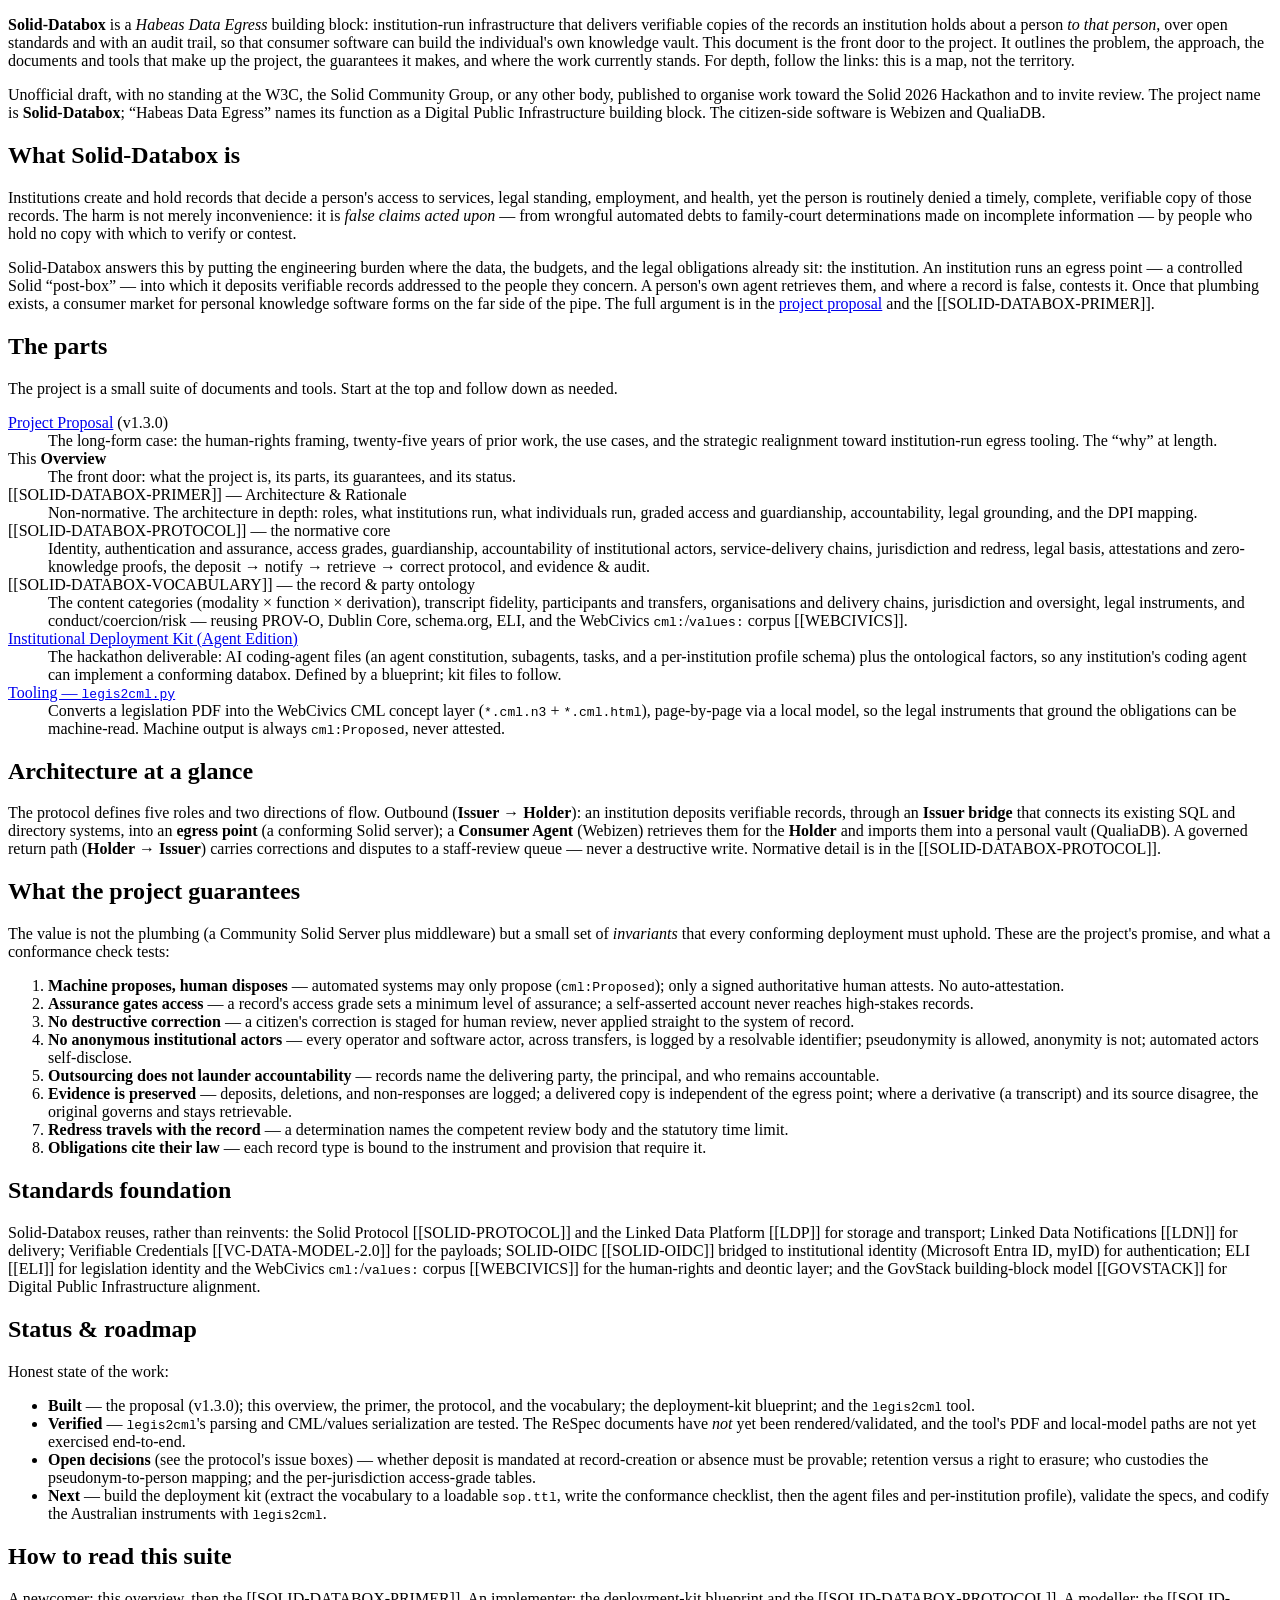
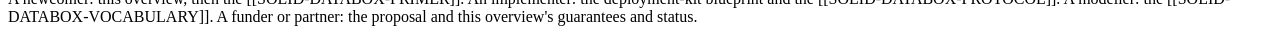
<file: solid-databox-overview.html>
<!DOCTYPE html>
<html lang="en">
<head>
  <meta charset="utf-8">
  <title>Solid-Databox — Project Overview</title>
  <script src="https://www.w3.org/Tools/respec/respec-w3c" class="remove" defer></script>
  <script class="remove">
    var respecConfig = {
      specStatus: "unofficial",
      shortName: "solid-databox-overview",
      subtitle: "A Habeas Data Egress building block — what it is, its parts, and where it stands",
      editors: [{
        name: "Timothy Charles Holborn",
        mailto: "timothy.holborn@gmail.com",
        company: "Webizen / WebCivics"
      }],
      xref: ["web-platform"],
      localBiblio: {
        "SOLID-DATABOX-PROTOCOL": { title: "Solid-Databox Protocol", href: "solid-databox-protocol.html", publisher: "Webizen / WebCivics" },
        "SOLID-DATABOX-VOCABULARY": { title: "Solid-Databox Record Ontology and Vocabulary", href: "solid-databox-vocabulary.html", publisher: "Webizen / WebCivics" },
        "SOLID-DATABOX-PRIMER": { title: "Solid-Databox Primer — Architecture and Rationale", href: "solid-databox-primer.html", publisher: "Webizen / WebCivics" },
        "SOLID-PROTOCOL": { title: "Solid Protocol", href: "https://solidproject.org/TR/protocol", publisher: "W3C Solid Community Group" },
        "SOLID-OIDC": { title: "SOLID-OIDC", href: "https://solidproject.org/TR/oidc", publisher: "W3C Solid Community Group" },
        "ELI": { title: "European Legislation Identifier (ELI)", href: "https://op.europa.eu/en/web/eu-vocabularies/eli", publisher: "Publications Office of the European Union" },
        "GOVSTACK": { title: "GovStack Building Block Specifications", href: "https://www.govstack.global/", publisher: "GovStack Initiative" },
        "WEBCIVICS": { title: "Web Civics Ontology Namespace (cml: / values: — human-rights corpus, jural, agency)", href: "https://ns.webcivics.net/", publisher: "WebCivics" }
      }
    };
  </script>
</head>
<body>

<section id="abstract">
  <p>
    <strong>Solid-Databox</strong> is a <em>Habeas Data Egress</em> building block: institution-run
    infrastructure that delivers verifiable copies of the records an institution holds about a person
    <em>to that person</em>, over open standards and with an audit trail, so that consumer software can
    build the individual's own knowledge vault. This document is the front door to the project. It
    outlines the problem, the approach, the documents and tools that make up the project, the
    guarantees it makes, and where the work currently stands. For depth, follow the links: this is a
    map, not the territory.
  </p>
</section>

<section id="sotd">
  <p>
    Unofficial draft, with no standing at the W3C, the Solid Community Group, or any other body,
    published to organise work toward the Solid 2026 Hackathon and to invite review. The project name
    is <strong>Solid-Databox</strong>; &ldquo;Habeas Data Egress&rdquo; names its function as a Digital
    Public Infrastructure building block. The citizen-side software is Webizen and QualiaDB.
  </p>
</section>

<section>
  <h2>What Solid-Databox is</h2>
  <p>
    Institutions create and hold records that decide a person's access to services, legal standing,
    employment, and health, yet the person is routinely denied a timely, complete, verifiable copy of
    those records. The harm is not merely inconvenience: it is <em>false claims acted upon</em> —
    from wrongful automated debts to family-court determinations made on incomplete information — by
    people who hold no copy with which to verify or contest.
  </p>
  <p>
    Solid-Databox answers this by putting the engineering burden where the data, the budgets, and the
    legal obligations already sit: the institution. An institution runs an egress point — a controlled
    Solid &ldquo;post-box&rdquo; — into which it deposits verifiable records addressed to the people
    they concern. A person's own agent retrieves them, and where a record is false, contests it. Once
    that plumbing exists, a consumer market for personal knowledge software forms on the far side of
    the pipe. The full argument is in the <a href="Solid_2026_Hackathon_Project_Proposal_v1.3.0.docx.md">project
    proposal</a> and the [[SOLID-DATABOX-PRIMER]].
  </p>
</section>

<section>
  <h2>The parts</h2>
  <p>The project is a small suite of documents and tools. Start at the top and follow down as needed.</p>
  <dl>
    <dt><a href="Solid_2026_Hackathon_Project_Proposal_v1.3.0.docx.md">Project Proposal</a> (v1.3.0)</dt>
    <dd>The long-form case: the human-rights framing, twenty-five years of prior work, the use cases,
      and the strategic realignment toward institution-run egress tooling. The &ldquo;why&rdquo; at length.</dd>

    <dt>This <strong>Overview</strong></dt>
    <dd>The front door: what the project is, its parts, its guarantees, and its status.</dd>

    <dt>[[SOLID-DATABOX-PRIMER]] — Architecture &amp; Rationale</dt>
    <dd>Non-normative. The architecture in depth: roles, what institutions run, what individuals run,
      graded access and guardianship, accountability, legal grounding, and the DPI mapping.</dd>

    <dt>[[SOLID-DATABOX-PROTOCOL]] — the normative core</dt>
    <dd>Identity, authentication and assurance, access grades, guardianship, accountability of
      institutional actors, service-delivery chains, jurisdiction and redress, legal basis, attestations
      and zero-knowledge proofs, the deposit → notify → retrieve → correct protocol, and evidence &amp;
      audit.</dd>

    <dt>[[SOLID-DATABOX-VOCABULARY]] — the record &amp; party ontology</dt>
    <dd>The content categories (modality × function × derivation), transcript fidelity, participants and
      transfers, organisations and delivery chains, jurisdiction and oversight, legal instruments, and
      conduct/coercion/risk — reusing PROV-O, Dublin Core, schema.org, ELI, and the WebCivics
      <code>cml:</code>/<code>values:</code> corpus [[WEBCIVICS]].</dd>

    <dt><a href="solid-databox-kit-blueprint.md">Institutional Deployment Kit (Agent Edition)</a></dt>
    <dd>The hackathon deliverable: AI coding-agent files (an agent constitution, subagents, tasks, and a
      per-institution profile schema) plus the ontological factors, so any institution's coding agent can
      implement a conforming databox. Defined by a blueprint; kit files to follow.</dd>

    <dt><a href="legis2cml.py">Tooling — <code>legis2cml.py</code></a></dt>
    <dd>Converts a legislation PDF into the WebCivics CML concept layer (<code>*.cml.n3</code> +
      <code>*.cml.html</code>), page-by-page via a local model, so the legal instruments that ground the
      obligations can be machine-read. Machine output is always <code>cml:Proposed</code>, never attested.</dd>
  </dl>
</section>

<section>
  <h2>Architecture at a glance</h2>
  <p>
    The protocol defines five roles and two directions of flow. Outbound
    (<strong>Issuer</strong>&nbsp;→&nbsp;<strong>Holder</strong>): an institution deposits verifiable
    records, through an <strong>Issuer bridge</strong> that connects its existing SQL and directory
    systems, into an <strong>egress point</strong> (a conforming Solid server); a
    <strong>Consumer Agent</strong> (Webizen) retrieves them for the <strong>Holder</strong> and imports
    them into a personal vault (QualiaDB). A governed return path
    (<strong>Holder</strong>&nbsp;→&nbsp;<strong>Issuer</strong>) carries corrections and disputes to a
    staff-review queue — never a destructive write. Normative detail is in the [[SOLID-DATABOX-PROTOCOL]].
  </p>
</section>

<section>
  <h2>What the project guarantees</h2>
  <p>
    The value is not the plumbing (a Community Solid Server plus middleware) but a small set of
    <em>invariants</em> that every conforming deployment must uphold. These are the project's promise, and
    what a conformance check tests:
  </p>
  <ol>
    <li><strong>Machine proposes, human disposes</strong> — automated systems may only propose
      (<code>cml:Proposed</code>); only a signed authoritative human attests. No auto-attestation.</li>
    <li><strong>Assurance gates access</strong> — a record's access grade sets a minimum level of
      assurance; a self-asserted account never reaches high-stakes records.</li>
    <li><strong>No destructive correction</strong> — a citizen's correction is staged for human review,
      never applied straight to the system of record.</li>
    <li><strong>No anonymous institutional actors</strong> — every operator and software actor, across
      transfers, is logged by a resolvable identifier; pseudonymity is allowed, anonymity is not;
      automated actors self-disclose.</li>
    <li><strong>Outsourcing does not launder accountability</strong> — records name the delivering party,
      the principal, and who remains accountable.</li>
    <li><strong>Evidence is preserved</strong> — deposits, deletions, and non-responses are logged; a
      delivered copy is independent of the egress point; where a derivative (a transcript) and its source
      disagree, the original governs and stays retrievable.</li>
    <li><strong>Redress travels with the record</strong> — a determination names the competent review
      body and the statutory time limit.</li>
    <li><strong>Obligations cite their law</strong> — each record type is bound to the instrument and
      provision that require it.</li>
  </ol>
</section>

<section>
  <h2>Standards foundation</h2>
  <p>
    Solid-Databox reuses, rather than reinvents: the Solid Protocol [[SOLID-PROTOCOL]] and the Linked
    Data Platform [[LDP]] for storage and transport; Linked Data Notifications [[LDN]] for delivery;
    Verifiable Credentials [[VC-DATA-MODEL-2.0]] for the payloads; SOLID-OIDC [[SOLID-OIDC]] bridged to
    institutional identity (Microsoft Entra ID, myID) for authentication; ELI [[ELI]] for legislation
    identity and the WebCivics <code>cml:</code>/<code>values:</code> corpus [[WEBCIVICS]] for the
    human-rights and deontic layer; and the GovStack building-block model [[GOVSTACK]] for Digital Public
    Infrastructure alignment.
  </p>
</section>

<section>
  <h2>Status &amp; roadmap</h2>
  <p>Honest state of the work:</p>
  <ul>
    <li><strong>Built</strong> — the proposal (v1.3.0); this overview, the primer, the protocol, and the
      vocabulary; the deployment-kit blueprint; and the <code>legis2cml</code> tool.</li>
    <li><strong>Verified</strong> — <code>legis2cml</code>'s parsing and CML/values serialization are
      tested. The ReSpec documents have <em>not</em> yet been rendered/validated, and the tool's PDF and
      local-model paths are not yet exercised end-to-end.</li>
    <li><strong>Open decisions</strong> (see the protocol's issue boxes) — whether deposit is mandated at
      record-creation or absence must be provable; retention versus a right to erasure; who custodies the
      pseudonym-to-person mapping; and the per-jurisdiction access-grade tables.</li>
    <li><strong>Next</strong> — build the deployment kit (extract the vocabulary to a loadable
      <code>sop.ttl</code>, write the conformance checklist, then the agent files and per-institution
      profile), validate the specs, and codify the Australian instruments with <code>legis2cml</code>.</li>
  </ul>
</section>

<section>
  <h2>How to read this suite</h2>
  <p>
    A newcomer: this overview, then the [[SOLID-DATABOX-PRIMER]]. An implementer: the deployment-kit
    blueprint and the [[SOLID-DATABOX-PROTOCOL]]. A modeller: the [[SOLID-DATABOX-VOCABULARY]]. A funder
    or partner: the proposal and this overview's guarantees and status.
  </p>
</section>

</body>
</html>
</file>
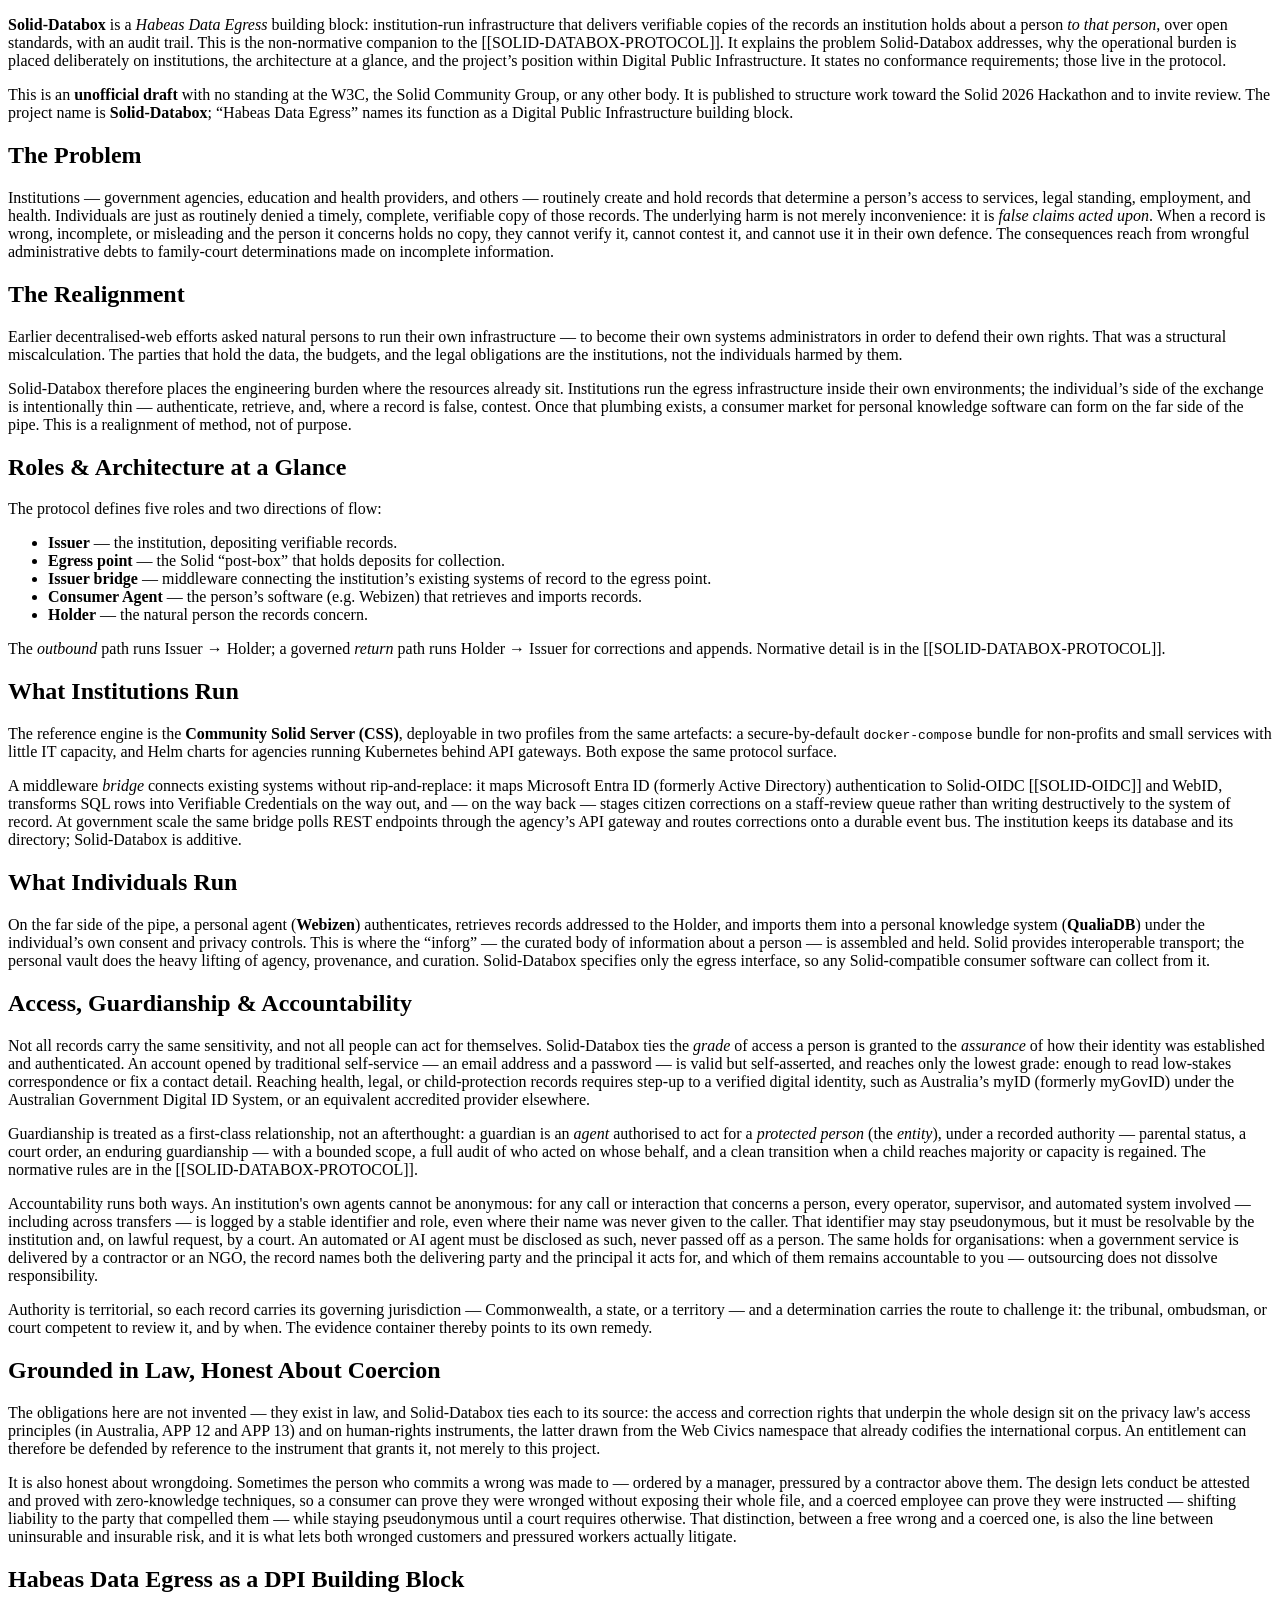
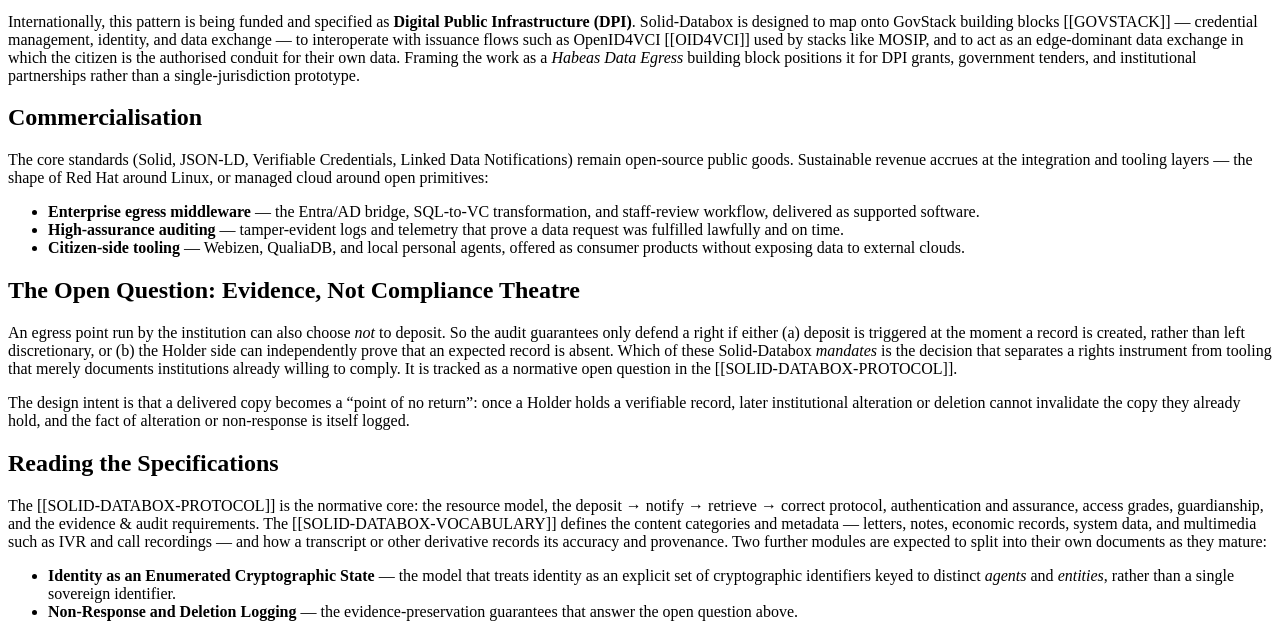
<file: solid-databox-primer.html>
<!DOCTYPE html>
<html lang="en">
<head>
  <meta charset="utf-8">
  <title>Solid-Databox Primer</title>
  <!--
    Non-normative companion to solid-databox-protocol.html.
    Project name: Solid-Databox. Function/descriptor: Habeas Data Egress.
  -->
  <script src="https://www.w3.org/Tools/respec/respec-w3c" class="remove" defer></script>
  <script class="remove">
    var respecConfig = {
      specStatus: "unofficial",
      shortName: "solid-databox-primer",
      subtitle: "Habeas Data Egress — Architecture & Rationale",
      editors: [{
        name: "Timothy Charles Holborn",
        mailto: "timothy.holborn@gmail.com",
        company: "Webizen / WebCivics"
      }],
      xref: ["web-platform"],
      localBiblio: {
        "SOLID-DATABOX-PROTOCOL": {
          title: "Solid-Databox Protocol",
          href: "solid-databox-protocol.html",
          publisher: "Webizen / WebCivics"
        },
        "SOLID-PROTOCOL": {
          title: "Solid Protocol",
          href: "https://solidproject.org/TR/protocol",
          publisher: "W3C Solid Community Group"
        },
        "SOLID-OIDC": {
          title: "SOLID-OIDC",
          href: "https://solidproject.org/TR/oidc",
          publisher: "W3C Solid Community Group"
        },
        "OID4VCI": {
          title: "OpenID for Verifiable Credential Issuance",
          href: "https://openid.net/specs/openid-4-verifiable-credential-issuance-1_0.html",
          publisher: "OpenID Foundation"
        },
        "GOVSTACK": {
          title: "GovStack Building Block Specifications",
          href: "https://www.govstack.global/",
          publisher: "GovStack Initiative"
        },
        "SOLID-DATABOX-VOCABULARY": {
          title: "Solid-Databox Record Ontology and Vocabulary",
          href: "solid-databox-vocabulary.html",
          publisher: "Webizen / WebCivics"
        }
      }
    };
  </script>
</head>
<body>

<section id="abstract">
  <p>
    <strong>Solid-Databox</strong> is a <em>Habeas Data Egress</em> building block:
    institution-run infrastructure that delivers verifiable copies of the records an
    institution holds about a person <em>to that person</em>, over open standards, with
    an audit trail. This is the non-normative companion to the
    [[SOLID-DATABOX-PROTOCOL]]. It explains the problem Solid-Databox addresses, why the
    operational burden is placed deliberately on institutions, the architecture at a
    glance, and the project&rsquo;s position within Digital Public Infrastructure. It
    states no conformance requirements; those live in the protocol.
  </p>
</section>

<section id="sotd">
  <p>
    This is an <strong>unofficial draft</strong> with no standing at the W3C, the Solid
    Community Group, or any other body. It is published to structure work toward the
    Solid 2026 Hackathon and to invite review. The project name is
    <strong>Solid-Databox</strong>; &ldquo;Habeas Data Egress&rdquo; names its function
    as a Digital Public Infrastructure building block.
  </p>
</section>

<section>
  <h2>The Problem</h2>
  <p>
    Institutions&nbsp;&mdash; government agencies, education and health providers, and
    others&nbsp;&mdash; routinely create and hold records that determine a person&rsquo;s
    access to services, legal standing, employment, and health. Individuals are just as
    routinely denied a timely, complete, verifiable copy of those records. The
    underlying harm is not merely inconvenience: it is <em>false claims acted upon</em>.
    When a record is wrong, incomplete, or misleading and the person it concerns holds no
    copy, they cannot verify it, cannot contest it, and cannot use it in their own
    defence. The consequences reach from wrongful administrative debts to family-court
    determinations made on incomplete information.
  </p>
</section>

<section>
  <h2>The Realignment</h2>
  <p>
    Earlier decentralised-web efforts asked natural persons to run their own
    infrastructure&nbsp;&mdash; to become their own systems administrators in order to
    defend their own rights. That was a structural miscalculation. The parties that hold
    the data, the budgets, and the legal obligations are the institutions, not the
    individuals harmed by them.
  </p>
  <p>
    Solid-Databox therefore places the engineering burden where the resources already
    sit. Institutions run the egress infrastructure inside their own environments; the
    individual&rsquo;s side of the exchange is intentionally thin&nbsp;&mdash;
    authenticate, retrieve, and, where a record is false, contest. Once that plumbing
    exists, a consumer market for personal knowledge software can form on the far side of
    the pipe. This is a realignment of method, not of purpose.
  </p>
</section>

<section>
  <h2>Roles &amp; Architecture at a Glance</h2>
  <p>The protocol defines five roles and two directions of flow:</p>
  <ul>
    <li><strong>Issuer</strong> &mdash; the institution, depositing verifiable records.</li>
    <li><strong>Egress point</strong> &mdash; the Solid &ldquo;post-box&rdquo; that holds
      deposits for collection.</li>
    <li><strong>Issuer bridge</strong> &mdash; middleware connecting the institution&rsquo;s
      existing systems of record to the egress point.</li>
    <li><strong>Consumer Agent</strong> &mdash; the person&rsquo;s software (e.g. Webizen)
      that retrieves and imports records.</li>
    <li><strong>Holder</strong> &mdash; the natural person the records concern.</li>
  </ul>
  <p>
    The <em>outbound</em> path runs Issuer&nbsp;&rarr;&nbsp;Holder; a governed
    <em>return</em> path runs Holder&nbsp;&rarr;&nbsp;Issuer for corrections and appends.
    Normative detail is in the [[SOLID-DATABOX-PROTOCOL]].
  </p>
</section>

<section>
  <h2>What Institutions Run</h2>
  <p>
    The reference engine is the <strong>Community Solid Server (CSS)</strong>, deployable
    in two profiles from the same artefacts: a secure-by-default
    <code>docker-compose</code> bundle for non-profits and small services with little IT
    capacity, and Helm charts for agencies running Kubernetes behind API gateways. Both
    expose the same protocol surface.
  </p>
  <p>
    A middleware <em>bridge</em> connects existing systems without rip-and-replace: it
    maps Microsoft Entra ID (formerly Active Directory) authentication to Solid-OIDC
    [[SOLID-OIDC]] and WebID, transforms SQL rows into Verifiable Credentials on the way
    out, and&nbsp;&mdash; on the way back&nbsp;&mdash; stages citizen corrections on a
    staff-review queue rather than writing destructively to the system of record. At
    government scale the same bridge polls REST endpoints through the agency&rsquo;s API
    gateway and routes corrections onto a durable event bus. The institution keeps its
    database and its directory; Solid-Databox is additive.
  </p>
</section>

<section>
  <h2>What Individuals Run</h2>
  <p>
    On the far side of the pipe, a personal agent (<strong>Webizen</strong>)
    authenticates, retrieves records addressed to the Holder, and imports them into a
    personal knowledge system (<strong>QualiaDB</strong>) under the individual&rsquo;s own
    consent and privacy controls. This is where the &ldquo;inforg&rdquo;&nbsp;&mdash; the
    curated body of information about a person&nbsp;&mdash; is assembled and held. Solid
    provides interoperable transport; the personal vault does the heavy lifting of agency,
    provenance, and curation. Solid-Databox specifies only the egress interface, so any
    Solid-compatible consumer software can collect from it.
  </p>
</section>

<section>
  <h2>Access, Guardianship &amp; Accountability</h2>
  <p>
    Not all records carry the same sensitivity, and not all people can act for themselves.
    Solid-Databox ties the <em>grade</em> of access a person is granted to the
    <em>assurance</em> of how their identity was established and authenticated. An account
    opened by traditional self-service&nbsp;&mdash; an email address and a password&nbsp;&mdash;
    is valid but self-asserted, and reaches only the lowest grade: enough to read low-stakes
    correspondence or fix a contact detail. Reaching health, legal, or child-protection
    records requires step-up to a verified digital identity, such as Australia&rsquo;s myID
    (formerly myGovID) under the Australian Government Digital ID System, or an equivalent
    accredited provider elsewhere.
  </p>
  <p>
    Guardianship is treated as a first-class relationship, not an afterthought: a guardian
    is an <em>agent</em> authorised to act for a <em>protected person</em> (the
    <em>entity</em>), under a recorded authority&nbsp;&mdash; parental status, a court order,
    an enduring guardianship&nbsp;&mdash; with a bounded scope, a full audit of who acted on
    whose behalf, and a clean transition when a child reaches majority or capacity is
    regained. The normative rules are in the [[SOLID-DATABOX-PROTOCOL]].
  </p>
  <p>
    Accountability runs both ways. An institution's own agents cannot be anonymous: for any call or
    interaction that concerns a person, every operator, supervisor, and automated system
    involved&nbsp;&mdash; including across transfers&nbsp;&mdash; is logged by a stable identifier and
    role, even where their name was never given to the caller. That identifier may stay pseudonymous,
    but it must be resolvable by the institution and, on lawful request, by a court. An automated or
    AI agent must be disclosed as such, never passed off as a person. The same holds for
    organisations: when a government service is delivered by a contractor or an NGO, the record names
    both the delivering party and the principal it acts for, and which of them remains accountable to
    you&nbsp;&mdash; outsourcing does not dissolve responsibility.
  </p>
  <p>
    Authority is territorial, so each record carries its governing jurisdiction&nbsp;&mdash; Commonwealth,
    a state, or a territory&nbsp;&mdash; and a determination carries the route to challenge it: the
    tribunal, ombudsman, or court competent to review it, and by when. The evidence container thereby
    points to its own remedy.
  </p>
</section>

<section>
  <h2>Grounded in Law, Honest About Coercion</h2>
  <p>
    The obligations here are not invented&nbsp;&mdash; they exist in law, and Solid-Databox ties each to its
    source: the access and correction rights that underpin the whole design sit on the privacy law's access
    principles (in Australia, APP&nbsp;12 and APP&nbsp;13) and on human-rights instruments, the latter drawn from
    the Web Civics namespace that already codifies the international corpus. An entitlement can therefore be
    defended by reference to the instrument that grants it, not merely to this project.
  </p>
  <p>
    It is also honest about wrongdoing. Sometimes the person who commits a wrong was made to&nbsp;&mdash; ordered
    by a manager, pressured by a contractor above them. The design lets conduct be attested and proved with
    zero-knowledge techniques, so a consumer can prove they were wronged without exposing their whole file, and a
    coerced employee can prove they were instructed&nbsp;&mdash; shifting liability to the party that compelled
    them&nbsp;&mdash; while staying pseudonymous until a court requires otherwise. That distinction, between a free
    wrong and a coerced one, is also the line between uninsurable and insurable risk, and it is what lets both
    wronged customers and pressured workers actually litigate.
  </p>
</section>

<section>
  <h2>Habeas Data Egress as a DPI Building Block</h2>
  <p>
    Internationally, this pattern is being funded and specified as
    <strong>Digital Public Infrastructure (DPI)</strong>. Solid-Databox is designed to map
    onto GovStack building blocks [[GOVSTACK]]&nbsp;&mdash; credential management,
    identity, and data exchange&nbsp;&mdash; to interoperate with issuance flows such as
    OpenID4VCI [[OID4VCI]] used by stacks like MOSIP, and to act as an edge-dominant data
    exchange in which the citizen is the authorised conduit for their own data. Framing the
    work as a <em>Habeas Data Egress</em> building block positions it for DPI grants,
    government tenders, and institutional partnerships rather than a single-jurisdiction
    prototype.
  </p>
</section>

<section>
  <h2>Commercialisation</h2>
  <p>
    The core standards (Solid, JSON-LD, Verifiable Credentials, Linked Data
    Notifications) remain open-source public goods. Sustainable revenue accrues at the
    integration and tooling layers&nbsp;&mdash; the shape of Red Hat around Linux, or
    managed cloud around open primitives:
  </p>
  <ul>
    <li><strong>Enterprise egress middleware</strong> &mdash; the Entra/AD bridge,
      SQL-to-VC transformation, and staff-review workflow, delivered as supported software.</li>
    <li><strong>High-assurance auditing</strong> &mdash; tamper-evident logs and telemetry
      that prove a data request was fulfilled lawfully and on time.</li>
    <li><strong>Citizen-side tooling</strong> &mdash; Webizen, QualiaDB, and local personal
      agents, offered as consumer products without exposing data to external clouds.</li>
  </ul>
</section>

<section class="informative">
  <h2>The Open Question: Evidence, Not Compliance Theatre</h2>
  <div class="issue" title="Central design question">
    An egress point run by the institution can also choose <em>not</em> to deposit. So the
    audit guarantees only defend a right if either (a)&nbsp;deposit is triggered at the
    moment a record is created, rather than left discretionary, or (b)&nbsp;the Holder side
    can independently prove that an expected record is absent. Which of these Solid-Databox
    <em>mandates</em> is the decision that separates a rights instrument from tooling that
    merely documents institutions already willing to comply. It is tracked as a normative
    open question in the [[SOLID-DATABOX-PROTOCOL]].
  </div>
  <p>
    The design intent is that a delivered copy becomes a &ldquo;point of no
    return&rdquo;: once a Holder holds a verifiable record, later institutional alteration
    or deletion cannot invalidate the copy they already hold, and the fact of alteration or
    non-response is itself logged.
  </p>
</section>

<section>
  <h2>Reading the Specifications</h2>
  <p>
    The [[SOLID-DATABOX-PROTOCOL]] is the normative core: the resource model, the
    deposit&nbsp;&rarr;&nbsp;notify&nbsp;&rarr;&nbsp;retrieve&nbsp;&rarr;&nbsp;correct
    protocol, authentication and assurance, access grades, guardianship, and the evidence
    &amp; audit requirements. The [[SOLID-DATABOX-VOCABULARY]] defines the content
    categories and metadata&nbsp;&mdash; letters, notes, economic records, system data, and
    multimedia such as IVR and call recordings&nbsp;&mdash; and how a transcript or other
    derivative records its accuracy and provenance. Two further modules are expected to
    split into their own documents as they mature:
  </p>
  <ul>
    <li><strong>Identity as an Enumerated Cryptographic State</strong> &mdash; the model
      that treats identity as an explicit set of cryptographic identifiers keyed to
      distinct <em>agents</em> and <em>entities</em>, rather than a single sovereign
      identifier.</li>
    <li><strong>Non-Response and Deletion Logging</strong> &mdash; the evidence-preservation
      guarantees that answer the open question above.</li>
  </ul>
</section>

</body>
</html>
</file>
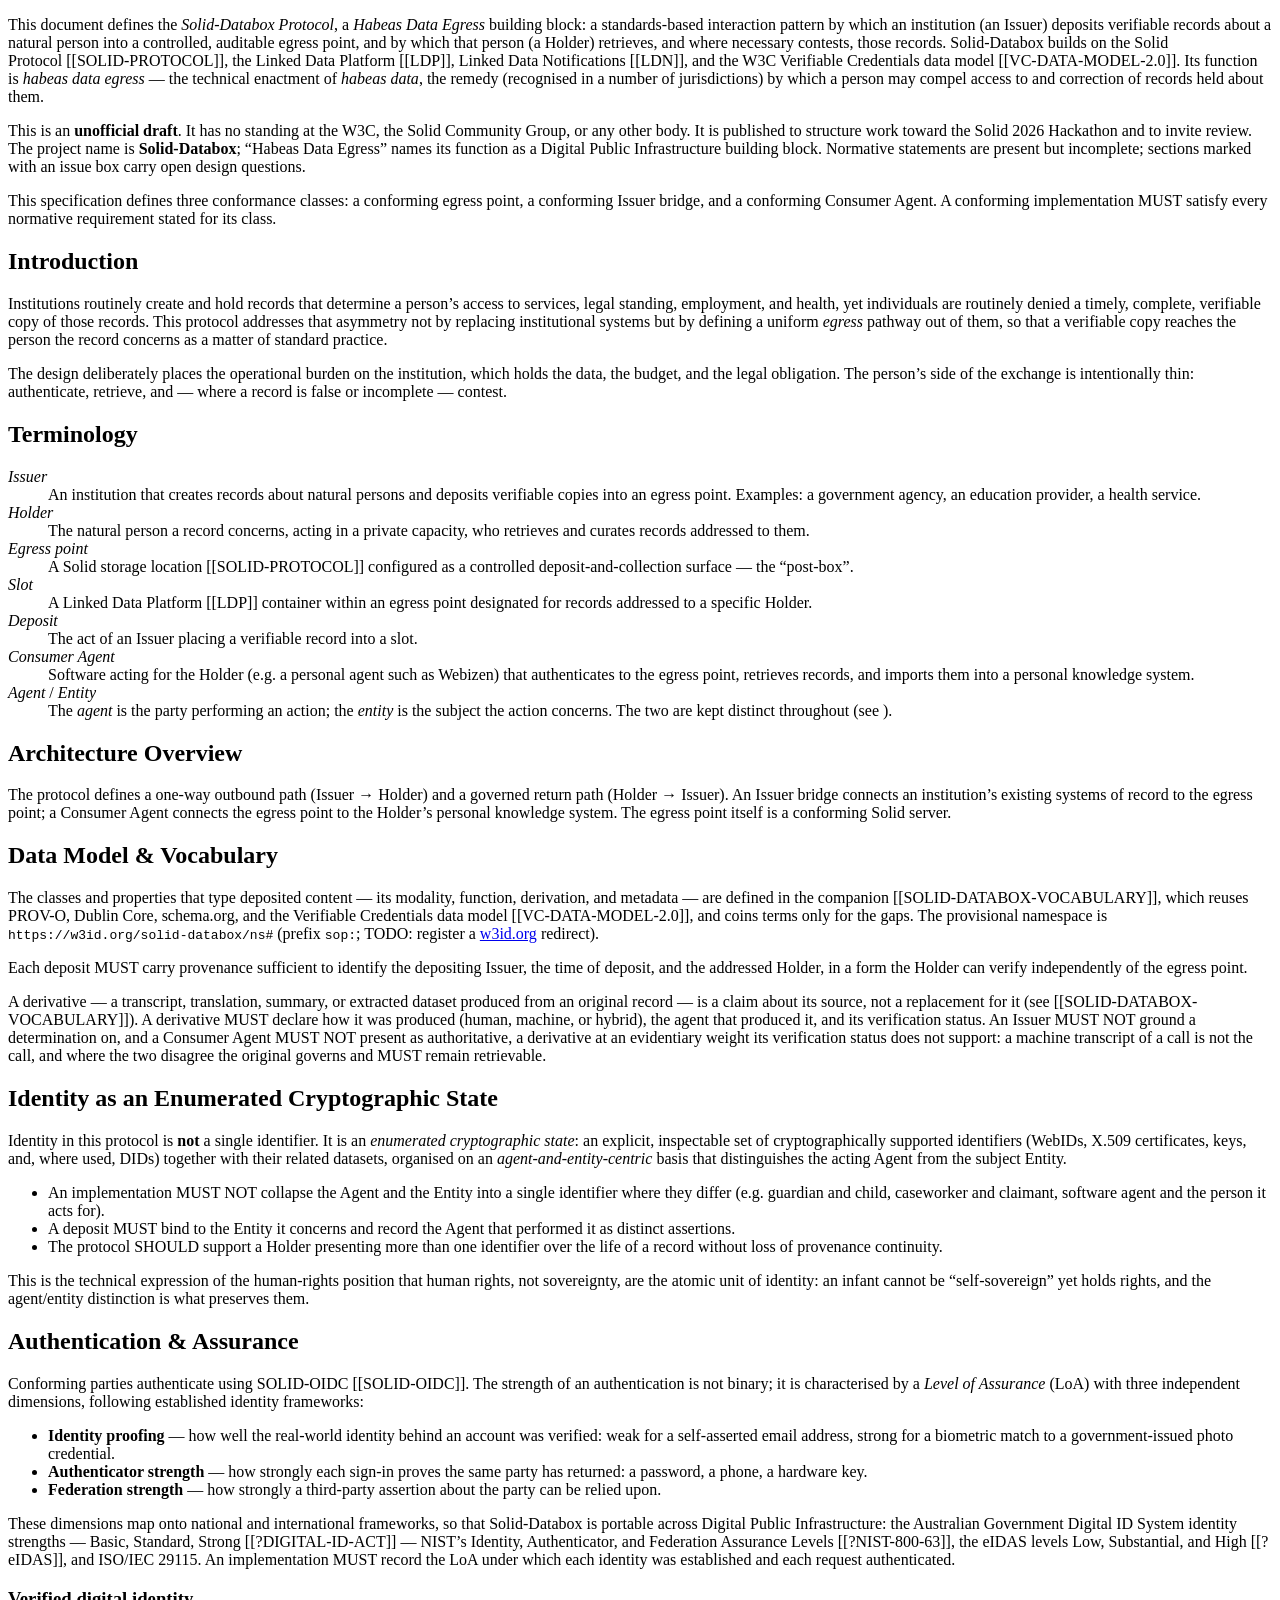
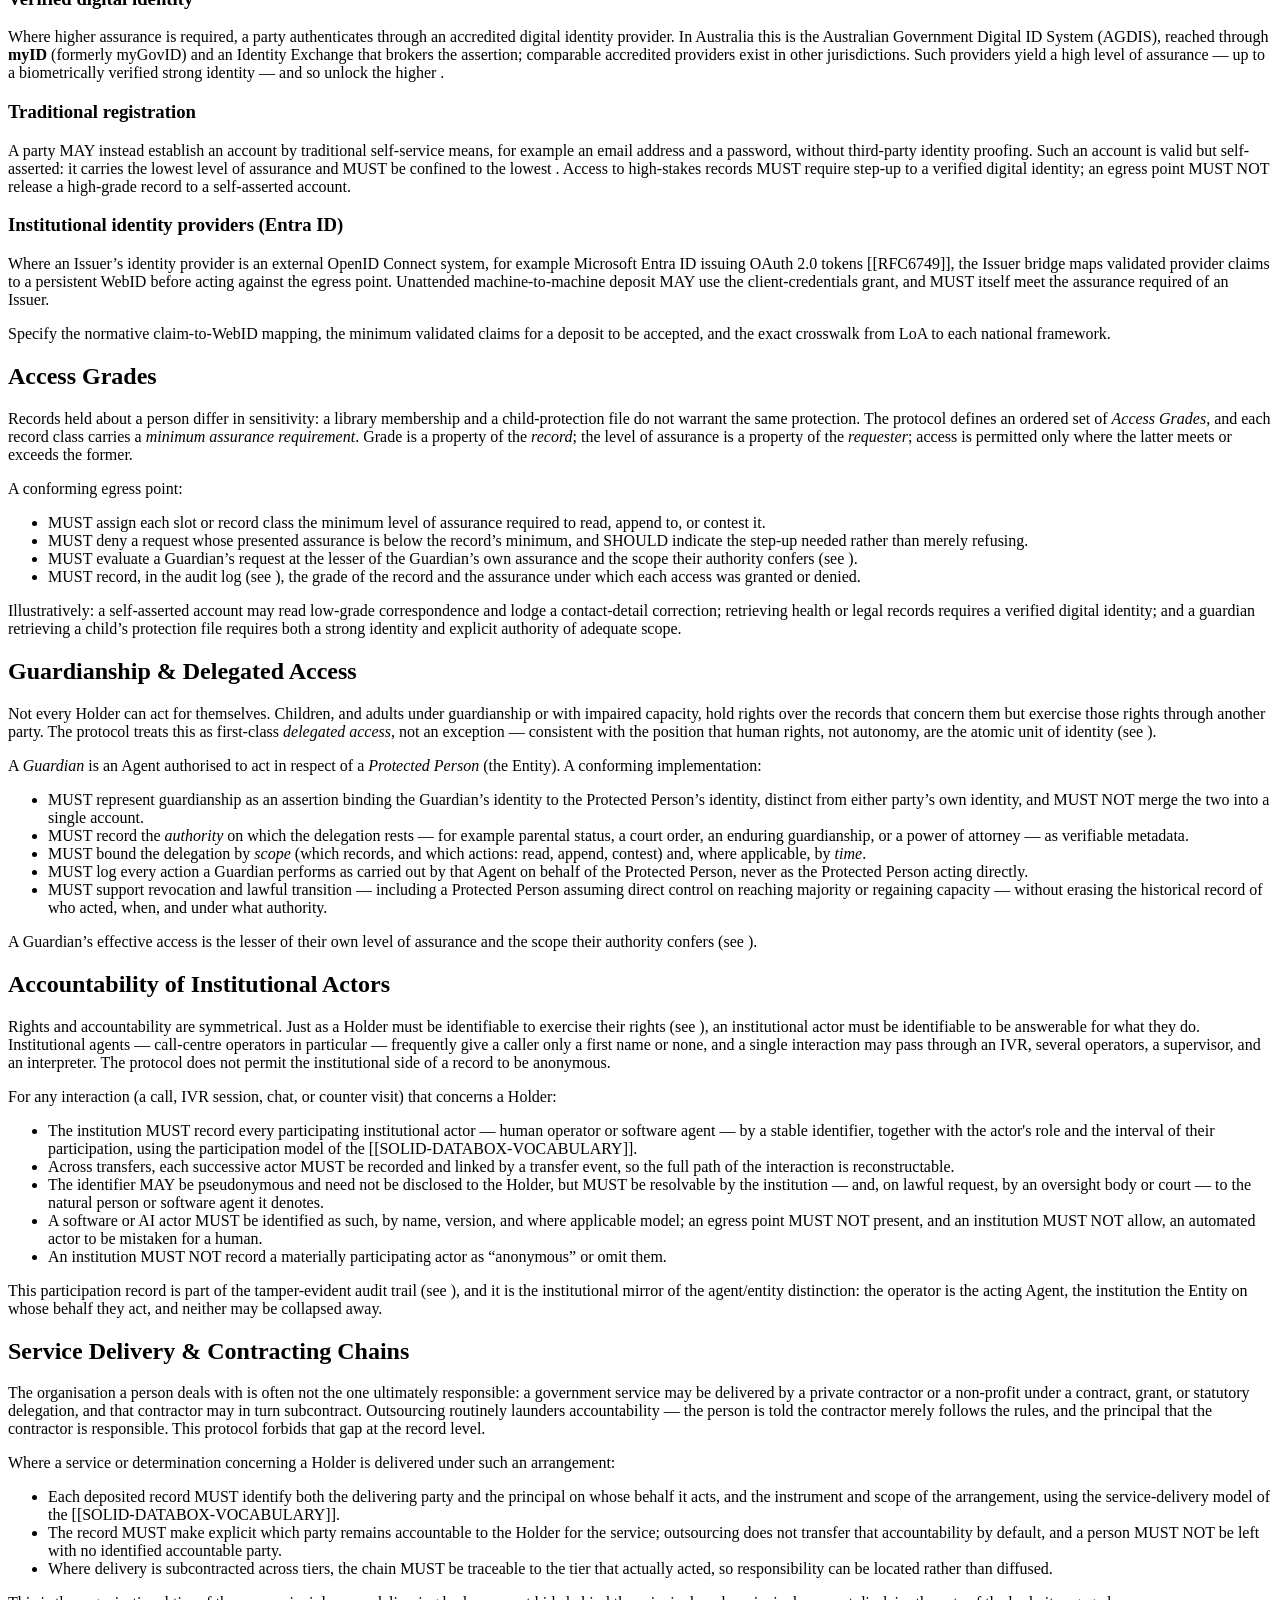
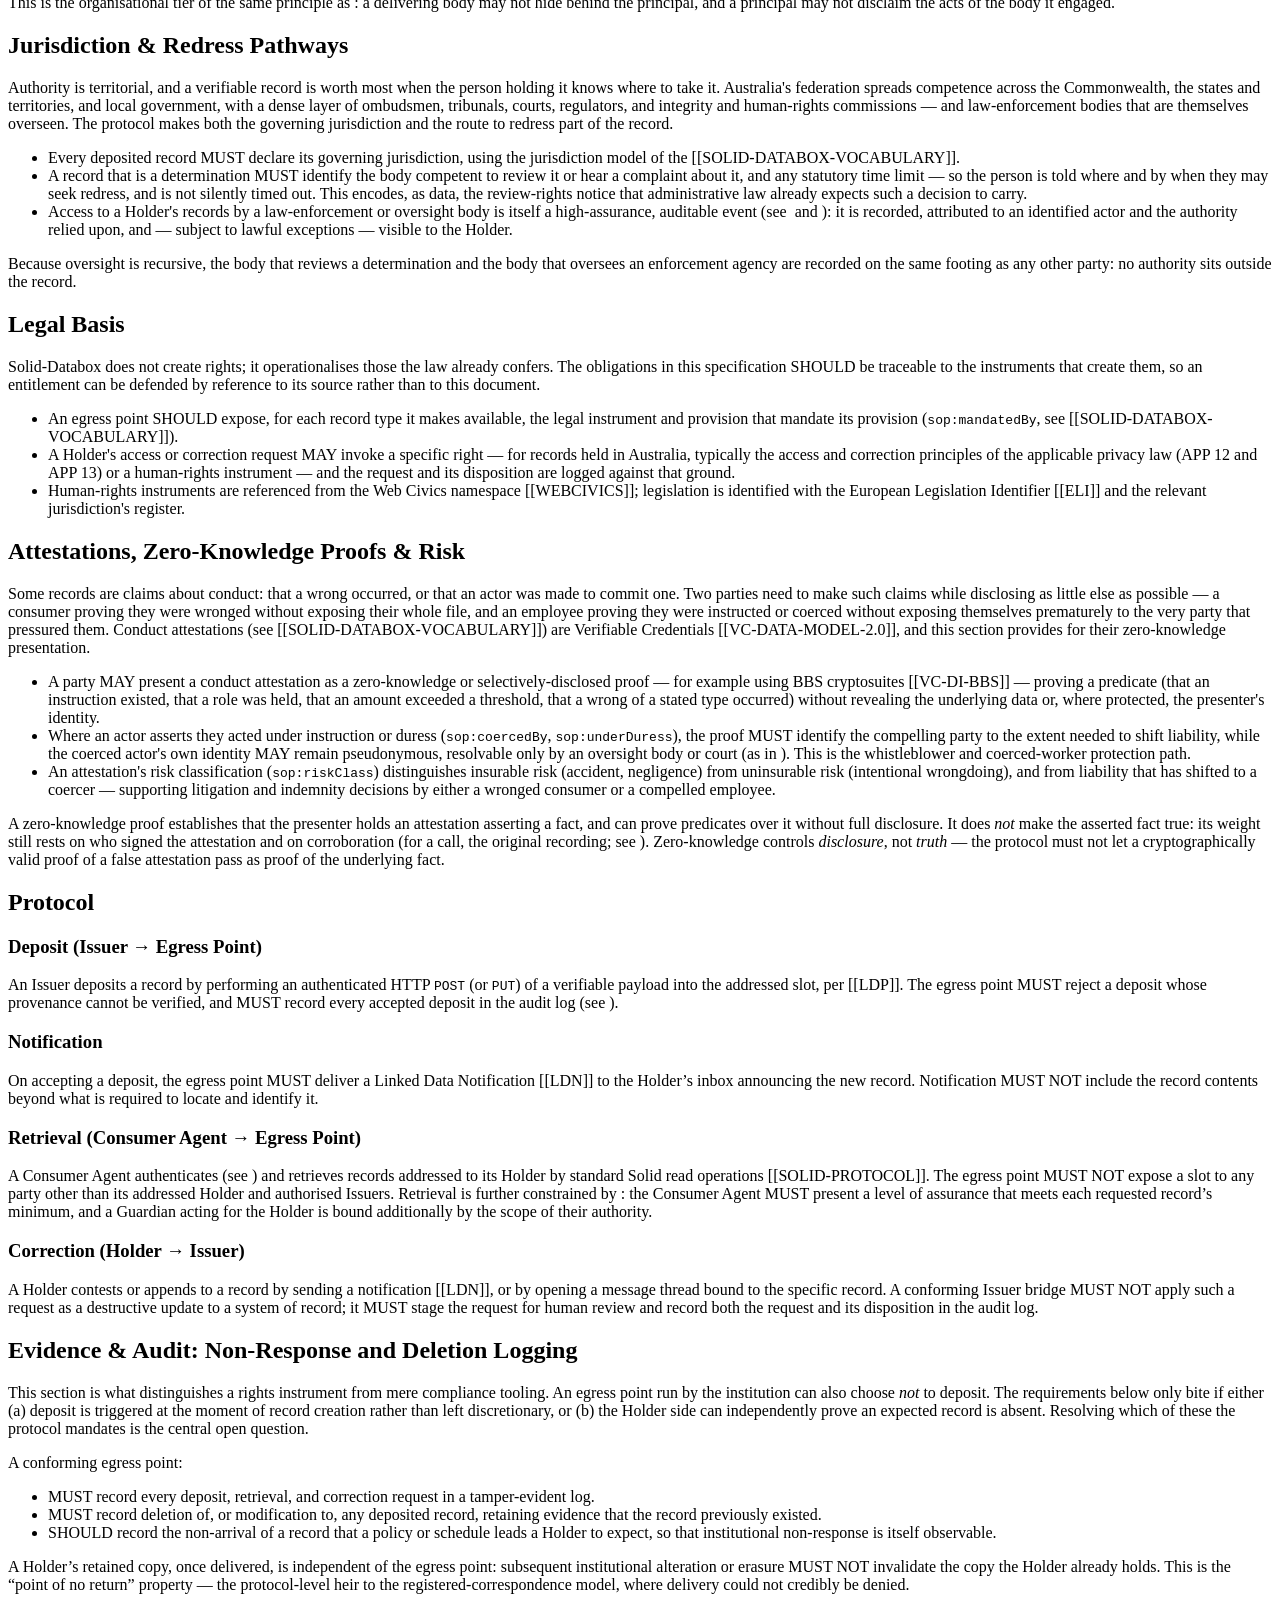
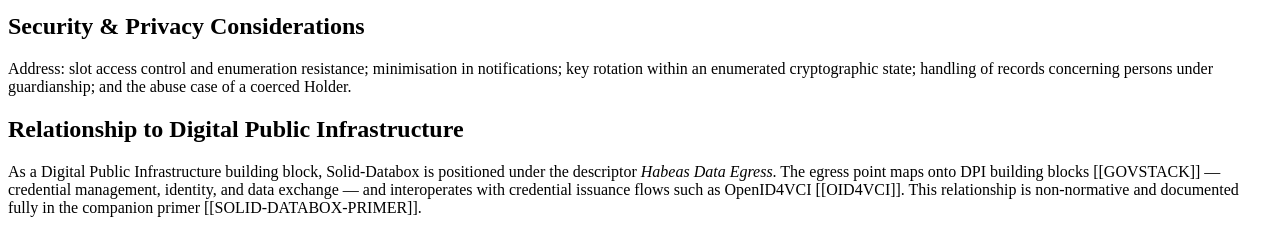
<file: solid-databox-protocol.html>
<!DOCTYPE html>
<html lang="en">
<head>
  <meta charset="utf-8">
  <title>Solid-Databox Protocol</title>
  <!--
    Project name: Solid-Databox. Function/descriptor (for DPI/GovStack): Habeas Data Egress.
    To rename, change: (1) <title> above, (2) respecConfig.shortName below,
    (3) this file's name (solid-databox-protocol.html). Everything else
    cross-references shortName, so a single edit propagates.
  -->
  <script src="https://www.w3.org/Tools/respec/respec-w3c" class="remove" defer></script>
  <script class="remove">
    var respecConfig = {
      specStatus: "unofficial",
      shortName: "solid-databox-protocol",
      subtitle: "A Habeas Data Egress building block",
      // editors: public contributor identity; edit affiliation as you wish.
      editors: [{
        name: "Timothy Charles Holborn",
        mailto: "timothy.holborn@gmail.com",
        company: "Webizen / WebCivics"
      }],
      // github: "ORG/solid-databox",   // TODO: set once a repo exists
      // edDraftURI: "https://example.org/solid-databox-protocol/",  // TODO
      xref: ["web-platform"],
      // Solid specs are community-maintained and not in ReSpec's default
      // reference database, so they are declared here. VC, LDP, LDN, RDF,
      // OAuth resolve automatically via [[SHORTNAME]].
      localBiblio: {
        "SOLID-PROTOCOL": {
          title: "Solid Protocol",
          href: "https://solidproject.org/TR/protocol",
          publisher: "W3C Solid Community Group"
        },
        "SOLID-OIDC": {
          title: "SOLID-OIDC",
          href: "https://solidproject.org/TR/oidc",
          publisher: "W3C Solid Community Group"
        },
        "OID4VCI": {
          title: "OpenID for Verifiable Credential Issuance",
          href: "https://openid.net/specs/openid-4-verifiable-credential-issuance-1_0.html",
          publisher: "OpenID Foundation"
        },
        "GOVSTACK": {
          title: "GovStack Building Block Specifications",
          href: "https://www.govstack.global/",
          publisher: "GovStack Initiative"
        },
        "SOLID-DATABOX-PRIMER": {
          title: "Solid-Databox: Architecture and Rationale (Primer)",
          href: "solid-databox-primer.html",
          publisher: "Webizen / WebCivics"
        },
        "DIGITAL-ID-ACT": {
          title: "Digital ID Act 2024 and the Australian Government Digital ID System (AGDIS)",
          href: "https://www.digitalidsystem.gov.au/",
          publisher: "Australian Government"
        },
        "NIST-800-63": {
          title: "NIST SP 800-63 Digital Identity Guidelines (Identity, Authenticator, and Federation Assurance Levels)",
          href: "https://pages.nist.gov/800-63-3/",
          publisher: "National Institute of Standards and Technology"
        },
        "eIDAS": {
          title: "Regulation (EU) No 910/2014 (eIDAS); Levels of Assurance per Implementing Regulation (EU) 2015/1502",
          href: "https://eur-lex.europa.eu/eli/reg/2014/910/oj",
          publisher: "European Union"
        },
        "SOLID-DATABOX-VOCABULARY": {
          title: "Solid-Databox Record Ontology and Vocabulary",
          href: "solid-databox-vocabulary.html",
          publisher: "Webizen / WebCivics"
        },
        "WEBCIVICS": {
          title: "Web Civics Ontology Namespace (human-rights instruments; Jural, Jurisdiction, Agency vocabularies)",
          href: "https://ns.webcivics.net/",
          publisher: "WebCivics"
        },
        "ELI": {
          title: "European Legislation Identifier (ELI)",
          href: "https://op.europa.eu/en/web/eu-vocabularies/eli",
          publisher: "Publications Office of the European Union"
        },
        "VC-DI-BBS": {
          title: "Data Integrity BBS Cryptosuites v1.0",
          href: "https://www.w3.org/TR/vc-di-bbs/",
          publisher: "W3C"
        }
      }
    };
  </script>
</head>
<body>

<section id="abstract">
  <p>
    This document defines the <dfn data-lt="Solid-Databox|OutPost|egress protocol">Solid-Databox
    Protocol</dfn>, a <em>Habeas Data Egress</em> building block: a standards-based
    interaction pattern by which an institution (an <a>Issuer</a>) deposits verifiable
    records about a natural person into a controlled, auditable <a>egress point</a>,
    and by which that person (a <a>Holder</a>) retrieves, and where necessary
    contests, those records. Solid-Databox builds on the Solid
    Protocol&nbsp;[[SOLID-PROTOCOL]], the Linked Data Platform&nbsp;[[LDP]], Linked
    Data Notifications&nbsp;[[LDN]], and the W3C Verifiable Credentials data
    model&nbsp;[[VC-DATA-MODEL-2.0]]. Its function is <em>habeas data
    egress</em>&nbsp;&mdash; the technical enactment of <em>habeas data</em>, the
    remedy (recognised in a number of jurisdictions) by which a person may compel
    access to and correction of records held about them.
  </p>
</section>

<section id="sotd">
  <p>
    This is an <strong>unofficial draft</strong>. It has no standing at the W3C, the
    Solid Community Group, or any other body. It is published to structure work toward
    the Solid 2026 Hackathon and to invite review. The project name is
    <strong>Solid-Databox</strong>; &ldquo;Habeas Data Egress&rdquo; names its function
    as a Digital Public Infrastructure building block. Normative statements are present
    but incomplete; sections marked with an issue box carry open design questions.
  </p>
</section>

<section id="conformance">
  <!-- ReSpec injects the RFC 2119 keyword boilerplate here automatically. -->
  <p>
    This specification defines three conformance classes: a conforming
    <a>egress point</a>, a conforming <a>Issuer</a> bridge, and a conforming
    <a>Consumer Agent</a>. A conforming implementation MUST satisfy every normative
    requirement stated for its class.
  </p>
</section>

<section>
  <h2>Introduction</h2>
  <p>
    Institutions routinely create and hold records that determine a person&rsquo;s
    access to services, legal standing, employment, and health, yet individuals are
    routinely denied a timely, complete, verifiable copy of those records. This
    protocol addresses that asymmetry not by replacing institutional systems but by
    defining a uniform <em>egress</em> pathway out of them, so that a verifiable copy
    reaches the person the record concerns as a matter of standard practice.
  </p>
  <p>
    The design deliberately places the operational burden on the institution, which
    holds the data, the budget, and the legal obligation. The person&rsquo;s side of
    the exchange is intentionally thin: authenticate, retrieve, and&nbsp;&mdash; where a
    record is false or incomplete&nbsp;&mdash; contest.
  </p>
</section>

<section>
  <h2>Terminology</h2>
  <dl>
    <dt><dfn>Issuer</dfn></dt>
    <dd>An institution that creates records about natural persons and deposits
      verifiable copies into an <a>egress point</a>. Examples: a government agency,
      an education provider, a health service.</dd>
    <dt><dfn>Holder</dfn></dt>
    <dd>The natural person a record concerns, acting in a private capacity, who
      retrieves and curates records addressed to them.</dd>
    <dt><dfn data-lt="egress point|egress points|post-box">Egress point</dfn></dt>
    <dd>A Solid storage location [[SOLID-PROTOCOL]] configured as a controlled
      deposit-and-collection surface&nbsp;&mdash; the &ldquo;post-box&rdquo;.</dd>
    <dt><dfn data-lt="slot|slots">Slot</dfn></dt>
    <dd>A Linked Data Platform [[LDP]] container within an <a>egress point</a> designated for records
      addressed to a specific <a>Holder</a>.</dd>
    <dt><dfn data-lt="deposit|deposits|deposited">Deposit</dfn></dt>
    <dd>The act of an <a>Issuer</a> placing a verifiable record into a <a>slot</a>.</dd>
    <dt><dfn>Consumer Agent</dfn></dt>
    <dd>Software acting for the <a>Holder</a> (e.g. a personal agent such as Webizen)
      that authenticates to the <a>egress point</a>, retrieves records, and imports
      them into a personal knowledge system.</dd>
    <dt><dfn>Agent</dfn> / <dfn>Entity</dfn></dt>
    <dd>The <em>agent</em> is the party performing an action; the <em>entity</em> is
      the subject the action concerns. The two are kept distinct throughout
      (see&nbsp;<a href="#identity"></a>).</dd>
  </dl>
</section>

<section>
  <h2>Architecture Overview</h2>
  <p>
    The protocol defines a one-way outbound path (<a>Issuer</a>&nbsp;&rarr;
    <a>Holder</a>) and a governed return path (<a>Holder</a>&nbsp;&rarr;
    <a>Issuer</a>). An <a>Issuer</a> bridge connects an institution&rsquo;s existing
    systems of record to the <a>egress point</a>; a <a>Consumer Agent</a> connects the
    <a>egress point</a> to the <a>Holder</a>&rsquo;s personal knowledge system. The
    <a>egress point</a> itself is a conforming Solid server.
  </p>
</section>

<section id="data-model">
  <h2>Data Model &amp; Vocabulary</h2>
  <p>
    The classes and properties that type deposited content&nbsp;&mdash; its modality,
    function, derivation, and metadata&nbsp;&mdash; are defined in the companion
    [[SOLID-DATABOX-VOCABULARY]], which reuses PROV-O, Dublin Core, schema.org, and the
    Verifiable Credentials data model [[VC-DATA-MODEL-2.0]], and coins terms only for the
    gaps. The provisional namespace is <code>https://w3id.org/solid-databox/ns#</code>
    (prefix <code>sop:</code>; TODO: register a <a href="https://w3id.org/">w3id.org</a>
    redirect).
  </p>
  <p>
    Each <a>deposit</a> MUST carry provenance sufficient to identify the depositing
    <a>Issuer</a>, the time of deposit, and the addressed <a>Holder</a>, in a form the
    <a>Holder</a> can verify independently of the <a>egress point</a>.
  </p>
  <p>
    A derivative&nbsp;&mdash; a transcript, translation, summary, or extracted dataset
    produced from an original record&nbsp;&mdash; is a claim about its source, not a
    replacement for it (see [[SOLID-DATABOX-VOCABULARY]]). A derivative MUST declare how it
    was produced (human, machine, or hybrid), the agent that produced it, and its
    verification status. An <a>Issuer</a> MUST NOT ground a determination on, and a
    <a>Consumer Agent</a> MUST NOT present as authoritative, a derivative at an evidentiary
    weight its verification status does not support: a machine transcript of a call is not
    the call, and where the two disagree the original governs and MUST remain retrievable.
  </p>
</section>

<section id="identity">
  <h2>Identity as an Enumerated Cryptographic State</h2>
  <p>
    Identity in this protocol is <strong>not</strong> a single identifier. It is an
    <dfn>enumerated cryptographic state</dfn>: an explicit, inspectable set of
    cryptographically supported identifiers (WebIDs, X.509 certificates, keys, and,
    where used, DIDs) together with their related datasets, organised on an
    <em>agent-and-entity-centric</em> basis that distinguishes the acting <a>Agent</a>
    from the subject <a>Entity</a>.
  </p>
  <ul>
    <li>An implementation MUST NOT collapse the <a>Agent</a> and the <a>Entity</a> into
      a single identifier where they differ (e.g. guardian and child, caseworker and
      claimant, software agent and the person it acts for).</li>
    <li>A <a>deposit</a> MUST bind to the <a>Entity</a> it concerns and record the
      <a>Agent</a> that performed it as distinct assertions.</li>
    <li>The protocol SHOULD support a <a>Holder</a> presenting more than one
      identifier over the life of a record without loss of provenance continuity.</li>
  </ul>
  <p class="note">
    This is the technical expression of the human-rights position that human rights,
    not sovereignty, are the atomic unit of identity: an infant cannot be
    &ldquo;self-sovereign&rdquo; yet holds rights, and the agent/entity distinction is
    what preserves them.
  </p>
</section>

<section id="auth">
  <h2>Authentication &amp; Assurance</h2>
  <p>
    Conforming parties authenticate using SOLID-OIDC [[SOLID-OIDC]]. The strength of an
    authentication is not binary; it is characterised by a <dfn data-lt="level of assurance|levels of assurance|assurance level|assurance">Level
    of Assurance</dfn> (LoA) with three independent dimensions, following established
    identity frameworks:
  </p>
  <ul>
    <li><strong>Identity proofing</strong>&nbsp;&mdash; how well the real-world identity
      behind an account was verified: weak for a self-asserted email address, strong for a
      biometric match to a government-issued photo credential.</li>
    <li><strong>Authenticator strength</strong>&nbsp;&mdash; how strongly each sign-in
      proves the same party has returned: a password, a phone, a hardware key.</li>
    <li><strong>Federation strength</strong>&nbsp;&mdash; how strongly a third-party
      assertion about the party can be relied upon.</li>
  </ul>
  <p>
    These dimensions map onto national and international frameworks, so that Solid-Databox
    is portable across Digital Public Infrastructure: the Australian Government Digital ID
    System identity strengths&nbsp;&mdash; Basic, Standard, Strong [[?DIGITAL-ID-ACT]]&nbsp;&mdash;
    NIST&rsquo;s Identity, Authenticator, and Federation Assurance Levels [[?NIST-800-63]],
    the eIDAS levels Low, Substantial, and High [[?eIDAS]], and ISO/IEC&nbsp;29115. An
    implementation MUST record the LoA under which each identity was established and each
    request authenticated.
  </p>

  <section>
    <h3>Verified digital identity</h3>
    <p>
      Where higher assurance is required, a party authenticates through an accredited
      digital identity provider. In Australia this is the Australian Government Digital ID
      System (AGDIS), reached through <strong>myID</strong> (formerly myGovID) and an
      Identity Exchange that brokers the assertion; comparable accredited providers exist
      in other jurisdictions. Such providers yield a high <a>level of assurance</a>&nbsp;&mdash;
      up to a biometrically verified strong identity&nbsp;&mdash; and so unlock the higher
      <a href="#access-grades"></a>.
    </p>
  </section>

  <section>
    <h3>Traditional registration</h3>
    <p>
      A party MAY instead establish an account by traditional self-service means, for
      example an email address and a password, without third-party identity proofing. Such
      an account is valid but self-asserted: it carries the lowest <a>level of
      assurance</a> and MUST be confined to the lowest <a href="#access-grades"></a>.
      Access to high-stakes records MUST require step-up to a verified digital identity; an
      <a>egress point</a> MUST NOT release a high-grade record to a self-asserted account.
    </p>
  </section>

  <section>
    <h3>Institutional identity providers (Entra ID)</h3>
    <p>
      Where an <a>Issuer</a>&rsquo;s identity provider is an external OpenID Connect system,
      for example Microsoft Entra ID issuing OAuth&nbsp;2.0 tokens [[RFC6749]], the
      <a>Issuer</a> bridge maps validated provider claims to a persistent WebID before
      acting against the <a>egress point</a>. Unattended machine-to-machine deposit MAY use
      the client-credentials grant, and MUST itself meet the assurance required of an
      <a>Issuer</a>.
    </p>
    <p class="issue">
      Specify the normative claim-to-WebID mapping, the minimum validated claims for a
      deposit to be accepted, and the exact crosswalk from LoA to each national framework.
    </p>
  </section>
</section>

<section id="access-grades">
  <h2>Access Grades</h2>
  <p>
    Records held about a person differ in sensitivity: a library membership and a
    child-protection file do not warrant the same protection. The protocol defines an
    ordered set of <dfn data-lt="access grade|access grades|grade|grades">Access
    Grades</dfn>, and each record class carries a <em>minimum assurance requirement</em>.
    Grade is a property of the <em>record</em>; the <a>level of assurance</a> is a property
    of the <em>requester</em>; access is permitted only where the latter meets or exceeds
    the former.
  </p>
  <p>A conforming <a>egress point</a>:</p>
  <ul>
    <li>MUST assign each <a>slot</a> or record class the minimum <a>level of assurance</a>
      required to read, append to, or contest it.</li>
    <li>MUST deny a request whose presented assurance is below the record&rsquo;s minimum,
      and SHOULD indicate the step-up needed rather than merely refusing.</li>
    <li>MUST evaluate a <a>Guardian</a>&rsquo;s request at the lesser of the
      Guardian&rsquo;s own assurance and the scope their authority confers
      (see&nbsp;<a href="#guardianship"></a>).</li>
    <li>MUST record, in the audit log (see&nbsp;<a href="#evidence"></a>), the grade of the
      record and the assurance under which each access was granted or denied.</li>
  </ul>
  <p class="note">
    Illustratively: a self-asserted account may read low-grade correspondence and lodge a
    contact-detail correction; retrieving health or legal records requires a verified
    digital identity; and a guardian retrieving a child&rsquo;s protection file requires
    both a strong identity and explicit authority of adequate scope.
  </p>
</section>

<section id="guardianship">
  <h2>Guardianship &amp; Delegated Access</h2>
  <p>
    Not every <a>Holder</a> can act for themselves. Children, and adults under guardianship
    or with impaired capacity, hold rights over the records that concern them but exercise
    those rights through another party. The protocol treats this as first-class
    <dfn>delegated access</dfn>, not an exception&nbsp;&mdash; consistent with the position
    that human rights, not autonomy, are the atomic unit of identity
    (see&nbsp;<a href="#identity"></a>).
  </p>
  <p>
    A <dfn data-lt="guardian|guardians">Guardian</dfn> is an <a>Agent</a> authorised to act
    in respect of a <dfn data-lt="protected person|protected persons">Protected
    Person</dfn> (the <a>Entity</a>). A conforming implementation:
  </p>
  <ul>
    <li>MUST represent guardianship as an assertion binding the Guardian&rsquo;s identity to
      the Protected Person&rsquo;s identity, distinct from either party&rsquo;s own
      identity, and MUST NOT merge the two into a single account.</li>
    <li>MUST record the <em>authority</em> on which the delegation rests&nbsp;&mdash; for
      example parental status, a court order, an enduring guardianship, or a power of
      attorney&nbsp;&mdash; as verifiable metadata.</li>
    <li>MUST bound the delegation by <em>scope</em> (which records, and which actions:
      read, append, contest) and, where applicable, by <em>time</em>.</li>
    <li>MUST log every action a Guardian performs as carried out by that Agent on behalf of
      the Protected Person, never as the Protected Person acting directly.</li>
    <li>MUST support revocation and lawful transition&nbsp;&mdash; including a Protected
      Person assuming direct control on reaching majority or regaining capacity&nbsp;&mdash;
      without erasing the historical record of who acted, when, and under what authority.</li>
  </ul>
  <p>
    A Guardian&rsquo;s effective access is the lesser of their own <a>level of assurance</a>
    and the scope their authority confers (see&nbsp;<a href="#access-grades"></a>).
  </p>
</section>

<section id="accountability">
  <h2>Accountability of Institutional Actors</h2>
  <p>
    Rights and accountability are symmetrical. Just as a <a>Holder</a> must be identifiable to
    exercise their rights (see&nbsp;<a href="#identity"></a>), an institutional actor must be
    identifiable to be answerable for what they do. Institutional agents&nbsp;&mdash; call-centre
    operators in particular&nbsp;&mdash; frequently give a caller only a first name or none, and a
    single interaction may pass through an IVR, several operators, a supervisor, and an interpreter.
    The protocol does not permit the institutional side of a record to be anonymous.
  </p>
  <p>For any interaction (a call, IVR session, chat, or counter visit) that concerns a <a>Holder</a>:</p>
  <ul>
    <li>The institution MUST record every participating institutional actor&nbsp;&mdash; human
      operator or software agent&nbsp;&mdash; by a stable identifier, together with the actor's role
      and the interval of their participation, using the participation model of the
      [[SOLID-DATABOX-VOCABULARY]].</li>
    <li>Across transfers, each successive actor MUST be recorded and linked by a transfer event, so
      the full path of the interaction is reconstructable.</li>
    <li>The identifier MAY be pseudonymous and need not be disclosed to the <a>Holder</a>, but MUST be
      resolvable by the institution&nbsp;&mdash; and, on lawful request, by an oversight body or
      court&nbsp;&mdash; to the natural person or software agent it denotes.</li>
    <li>A software or AI actor MUST be identified as such, by name, version, and where applicable
      model; an <a>egress point</a> MUST NOT present, and an institution MUST NOT allow, an automated
      actor to be mistaken for a human.</li>
    <li>An institution MUST NOT record a materially participating actor as &ldquo;anonymous&rdquo; or
      omit them.</li>
  </ul>
  <p>
    This participation record is part of the tamper-evident audit trail
    (see&nbsp;<a href="#evidence"></a>), and it is the institutional mirror of the agent/entity
    distinction: the operator is the acting <a>Agent</a>, the institution the <a>Entity</a> on whose
    behalf they act, and neither may be collapsed away.
  </p>
</section>

<section id="delivery-chains">
  <h2>Service Delivery &amp; Contracting Chains</h2>
  <p>
    The organisation a person deals with is often not the one ultimately responsible: a government
    service may be delivered by a private contractor or a non-profit under a contract, grant, or
    statutory delegation, and that contractor may in turn subcontract. Outsourcing routinely launders
    accountability&nbsp;&mdash; the person is told the contractor merely follows the rules, and the
    principal that the contractor is responsible. This protocol forbids that gap at the record level.
  </p>
  <p>Where a service or determination concerning a <a>Holder</a> is delivered under such an arrangement:</p>
  <ul>
    <li>Each deposited record MUST identify both the delivering party and the principal on whose behalf
      it acts, and the instrument and scope of the arrangement, using the service-delivery model of the
      [[SOLID-DATABOX-VOCABULARY]].</li>
    <li>The record MUST make explicit which party remains accountable to the <a>Holder</a> for the
      service; outsourcing does not transfer that accountability by default, and a person MUST NOT be
      left with no identified accountable party.</li>
    <li>Where delivery is subcontracted across tiers, the chain MUST be traceable to the tier that
      actually acted, so responsibility can be located rather than diffused.</li>
  </ul>
  <p>
    This is the organisational tier of the same principle as <a href="#accountability"></a>: a
    delivering body may not hide behind the principal, and a principal may not disclaim the acts of the
    body it engaged.
  </p>
</section>

<section id="jurisdiction-redress">
  <h2>Jurisdiction &amp; Redress Pathways</h2>
  <p>
    Authority is territorial, and a verifiable record is worth most when the person holding it knows
    where to take it. Australia's federation spreads competence across the Commonwealth, the states and
    territories, and local government, with a dense layer of ombudsmen, tribunals, courts, regulators,
    and integrity and human-rights commissions&nbsp;&mdash; and law-enforcement bodies that are
    themselves overseen. The protocol makes both the governing jurisdiction and the route to redress
    part of the record.
  </p>
  <ul>
    <li>Every deposited record MUST declare its governing jurisdiction, using the jurisdiction model of
      the [[SOLID-DATABOX-VOCABULARY]].</li>
    <li>A record that is a determination MUST identify the body competent to review it or hear a
      complaint about it, and any statutory time limit&nbsp;&mdash; so the person is told where and by
      when they may seek redress, and is not silently timed out. This encodes, as data, the review-rights
      notice that administrative law already expects such a decision to carry.</li>
    <li>Access to a <a>Holder</a>'s records by a law-enforcement or oversight body is itself a
      high-assurance, auditable event (see&nbsp;<a href="#access-grades"></a> and
      <a href="#evidence"></a>): it is recorded, attributed to an identified actor and the authority
      relied upon, and&nbsp;&mdash; subject to lawful exceptions&nbsp;&mdash; visible to the
      <a>Holder</a>.</li>
  </ul>
  <p>
    Because oversight is recursive, the body that reviews a determination and the body that oversees an
    enforcement agency are recorded on the same footing as any other party: no authority sits outside the
    record.
  </p>
</section>

<section id="legal-basis">
  <h2>Legal Basis</h2>
  <p>
    Solid-Databox does not create rights; it operationalises those the law already confers. The obligations in
    this specification SHOULD be traceable to the instruments that create them, so an entitlement can be defended
    by reference to its source rather than to this document.
  </p>
  <ul>
    <li>An <a>egress point</a> SHOULD expose, for each record type it makes available, the legal instrument and
      provision that mandate its provision (<code>sop:mandatedBy</code>, see [[SOLID-DATABOX-VOCABULARY]]).</li>
    <li>A <a>Holder</a>'s access or correction request MAY invoke a specific right&nbsp;&mdash; for records held in
      Australia, typically the access and correction principles of the applicable privacy law (APP&nbsp;12 and
      APP&nbsp;13) or a human-rights instrument&nbsp;&mdash; and the request and its disposition are logged against
      that ground.</li>
    <li>Human-rights instruments are referenced from the Web Civics namespace [[WEBCIVICS]]; legislation is
      identified with the European Legislation Identifier [[ELI]] and the relevant jurisdiction's register.</li>
  </ul>
</section>

<section id="zk-attestations">
  <h2>Attestations, Zero-Knowledge Proofs &amp; Risk</h2>
  <p>
    Some records are claims about conduct: that a wrong occurred, or that an actor was made to commit one. Two
    parties need to make such claims while disclosing as little else as possible&nbsp;&mdash; a consumer proving
    they were wronged without exposing their whole file, and an employee proving they were instructed or coerced
    without exposing themselves prematurely to the very party that pressured them. Conduct attestations (see
    [[SOLID-DATABOX-VOCABULARY]]) are Verifiable Credentials [[VC-DATA-MODEL-2.0]], and this section provides for
    their zero-knowledge presentation.
  </p>
  <ul>
    <li>A party MAY present a conduct attestation as a zero-knowledge or selectively-disclosed proof&nbsp;&mdash;
      for example using BBS cryptosuites [[VC-DI-BBS]]&nbsp;&mdash; proving a predicate (that an instruction
      existed, that a role was held, that an amount exceeded a threshold, that a wrong of a stated type occurred)
      without revealing the underlying data or, where protected, the presenter's identity.</li>
    <li>Where an actor asserts they acted under instruction or duress (<code>sop:coercedBy</code>,
      <code>sop:underDuress</code>), the proof MUST identify the compelling party to the extent needed to shift
      liability, while the coerced actor's own identity MAY remain pseudonymous, resolvable only by an oversight
      body or court (as in <a href="#accountability"></a>). This is the whistleblower and coerced-worker
      protection path.</li>
    <li>An attestation's risk classification (<code>sop:riskClass</code>) distinguishes insurable risk (accident,
      negligence) from uninsurable risk (intentional wrongdoing), and from liability that has shifted to a
      coercer&nbsp;&mdash; supporting litigation and indemnity decisions by either a wronged consumer or a
      compelled employee.</li>
  </ul>
  <div class="issue" title="Honest limit of zero-knowledge">
    A zero-knowledge proof establishes that the presenter holds an attestation asserting a fact, and can prove
    predicates over it without full disclosure. It does <em>not</em> make the asserted fact true: its weight still
    rests on who signed the attestation and on corroboration (for a call, the original recording; see
    <a href="#evidence"></a>). Zero-knowledge controls <em>disclosure</em>, not <em>truth</em>&nbsp;&mdash; the
    protocol must not let a cryptographically valid proof of a false attestation pass as proof of the underlying
    fact.
  </div>
</section>

<section id="protocol">
  <h2>Protocol</h2>

  <section>
    <h3>Deposit (Issuer &rarr; Egress Point)</h3>
    <p>
      An <a>Issuer</a> deposits a record by performing an authenticated HTTP
      <code>POST</code> (or <code>PUT</code>) of a verifiable payload into the
      addressed <a>slot</a>, per [[LDP]]. The <a>egress point</a> MUST reject a deposit
      whose provenance cannot be verified, and MUST record every accepted deposit in
      the audit log (see&nbsp;<a href="#evidence"></a>).
    </p>
  </section>

  <section>
    <h3>Notification</h3>
    <p>
      On accepting a deposit, the <a>egress point</a> MUST deliver a Linked Data
      Notification [[LDN]] to the <a>Holder</a>&rsquo;s inbox announcing the new record.
      Notification MUST NOT include the record contents beyond what is required to
      locate and identify it.
    </p>
  </section>

  <section>
    <h3>Retrieval (Consumer Agent &rarr; Egress Point)</h3>
    <p>
      A <a>Consumer Agent</a> authenticates (see&nbsp;<a href="#auth"></a>) and retrieves
      records addressed to its <a>Holder</a> by standard Solid read operations
      [[SOLID-PROTOCOL]]. The <a>egress point</a> MUST NOT expose a <a>slot</a> to any
      party other than its addressed <a>Holder</a> and authorised <a>Issuers</a>.
      Retrieval is further constrained by <a href="#access-grades"></a>: the
      <a>Consumer Agent</a> MUST present a <a>level of assurance</a> that meets each
      requested record&rsquo;s minimum, and a <a>Guardian</a> acting for the
      <a>Holder</a> is bound additionally by the scope of their authority.
    </p>
  </section>

  <section>
    <h3>Correction (Holder &rarr; Issuer)</h3>
    <p>
      A <a>Holder</a> contests or appends to a record by sending a notification
      [[LDN]], or by opening a message thread bound to the specific record. A
      conforming <a>Issuer</a> bridge MUST NOT apply such a request as a destructive
      update to a system of record; it MUST stage the request for human review and
      record both the request and its disposition in the audit log.
    </p>
  </section>
</section>

<!-- Authentication, Assurance, Access Grades, and Guardianship are defined above,
     before the Protocol section. -->

<section id="evidence">
  <h2>Evidence &amp; Audit: Non-Response and Deletion Logging</h2>
  <div class="issue" title="Open design question">
    This section is what distinguishes a rights instrument from mere compliance
    tooling. An egress point run by the institution can also choose <em>not</em> to
    deposit. The requirements below only bite if either (a) deposit is triggered at the
    moment of record creation rather than left discretionary, or (b) the Holder side can
    independently prove an expected record is absent. Resolving which of these the
    protocol mandates is the central open question.
  </div>
  <p>
    A conforming <a>egress point</a>:
  </p>
  <ul>
    <li>MUST record every <a>deposit</a>, retrieval, and correction request in a
      tamper-evident log.</li>
    <li>MUST record deletion of, or modification to, any deposited record, retaining
      evidence that the record previously existed.</li>
    <li>SHOULD record the non-arrival of a record that a policy or schedule leads a
      <a>Holder</a> to expect, so that institutional non-response is itself
      observable.</li>
  </ul>
  <p>
    A <a>Holder</a>&rsquo;s retained copy, once delivered, is independent of the
    <a>egress point</a>: subsequent institutional alteration or erasure MUST NOT
    invalidate the copy the <a>Holder</a> already holds. This is the
    &ldquo;point of no return&rdquo; property&nbsp;&mdash; the protocol-level heir to the
    registered-correspondence model, where delivery could not credibly be denied.
  </p>
</section>

<section>
  <h2>Security &amp; Privacy Considerations</h2>
  <p class="issue">
    Address: slot access control and enumeration resistance; minimisation in
    notifications; key rotation within an <a>enumerated cryptographic state</a>;
    handling of records concerning persons under guardianship; and the abuse case of
    a coerced <a>Holder</a>.
  </p>
</section>

<section class="informative">
  <h2>Relationship to Digital Public Infrastructure</h2>
  <p>
    As a Digital Public Infrastructure building block, Solid-Databox is positioned
    under the descriptor <em>Habeas Data Egress</em>. The <a>egress point</a> maps onto
    DPI building blocks [[GOVSTACK]]&nbsp;&mdash; credential management, identity, and
    data exchange&nbsp;&mdash; and interoperates with credential issuance flows such as
    OpenID4VCI [[OID4VCI]]. This relationship is non-normative and documented fully in
    the companion primer [[SOLID-DATABOX-PRIMER]].
  </p>
</section>

</body>
</html>
</file>
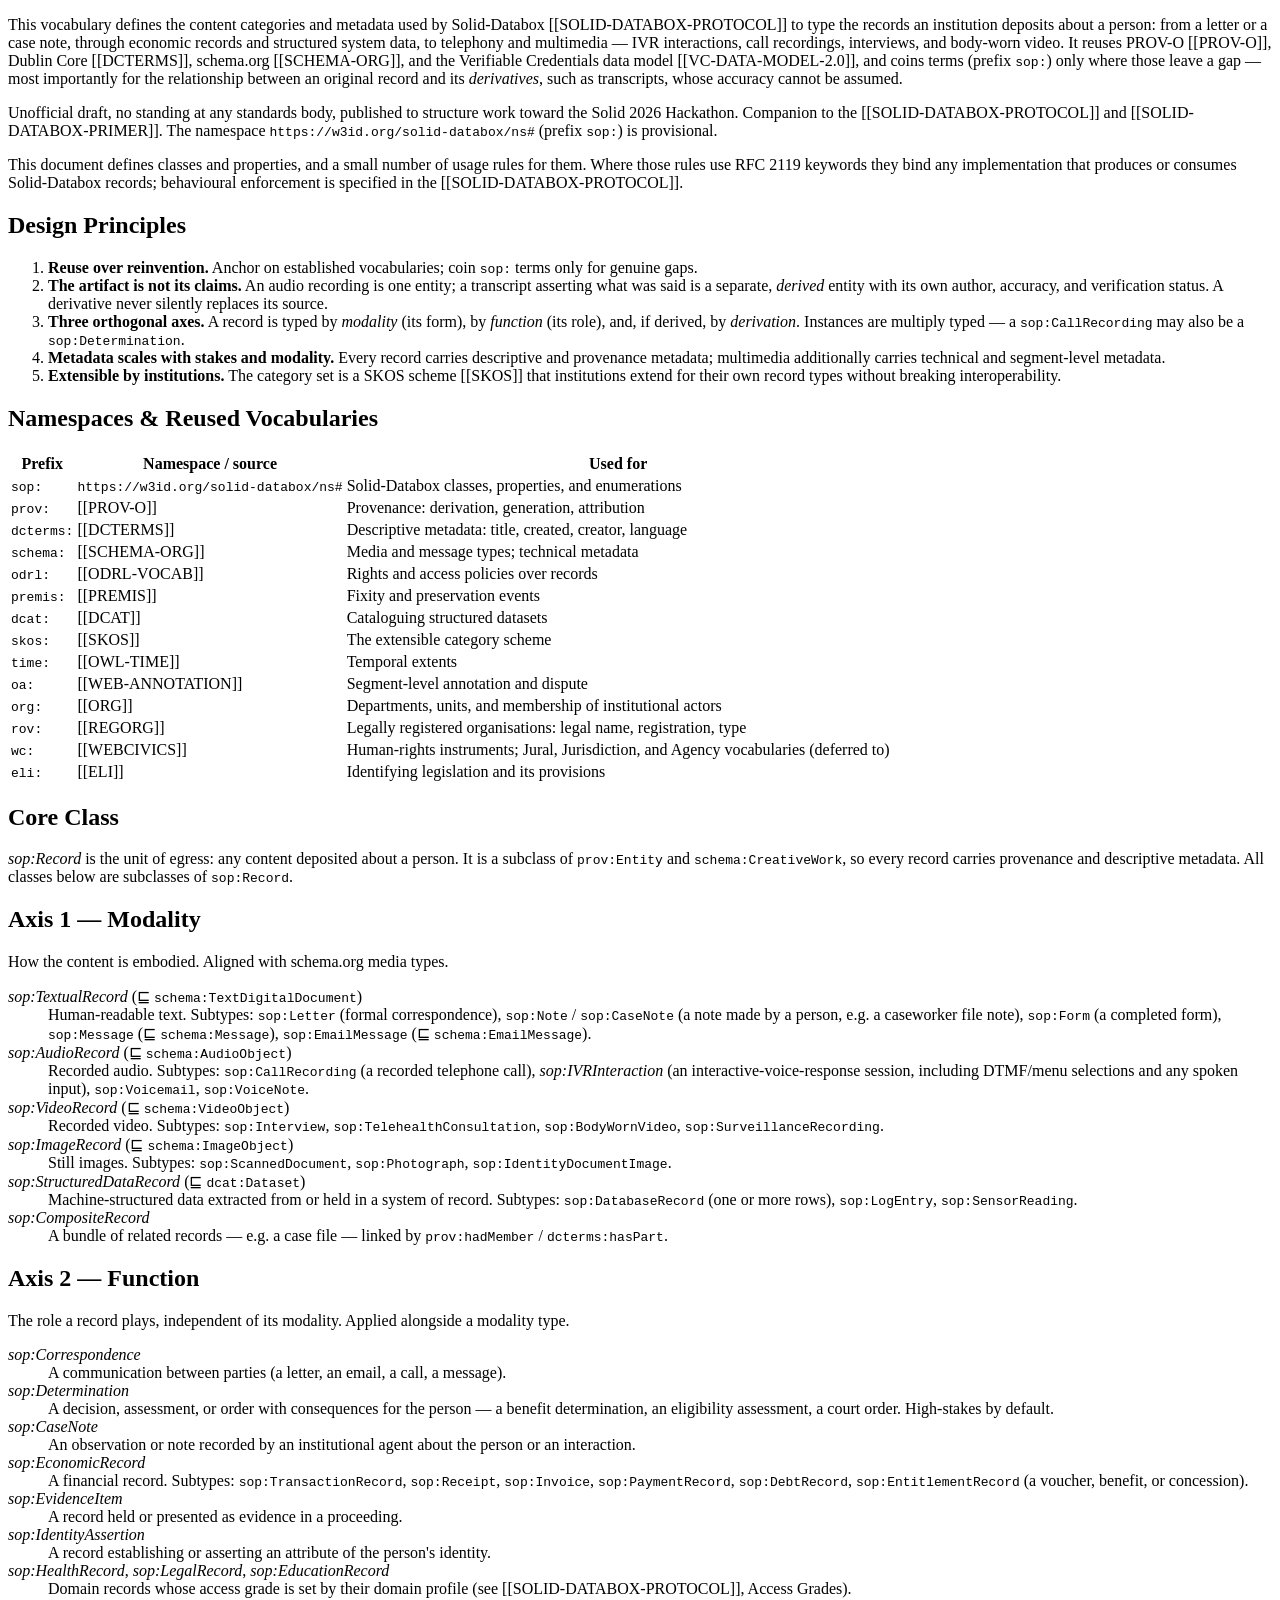
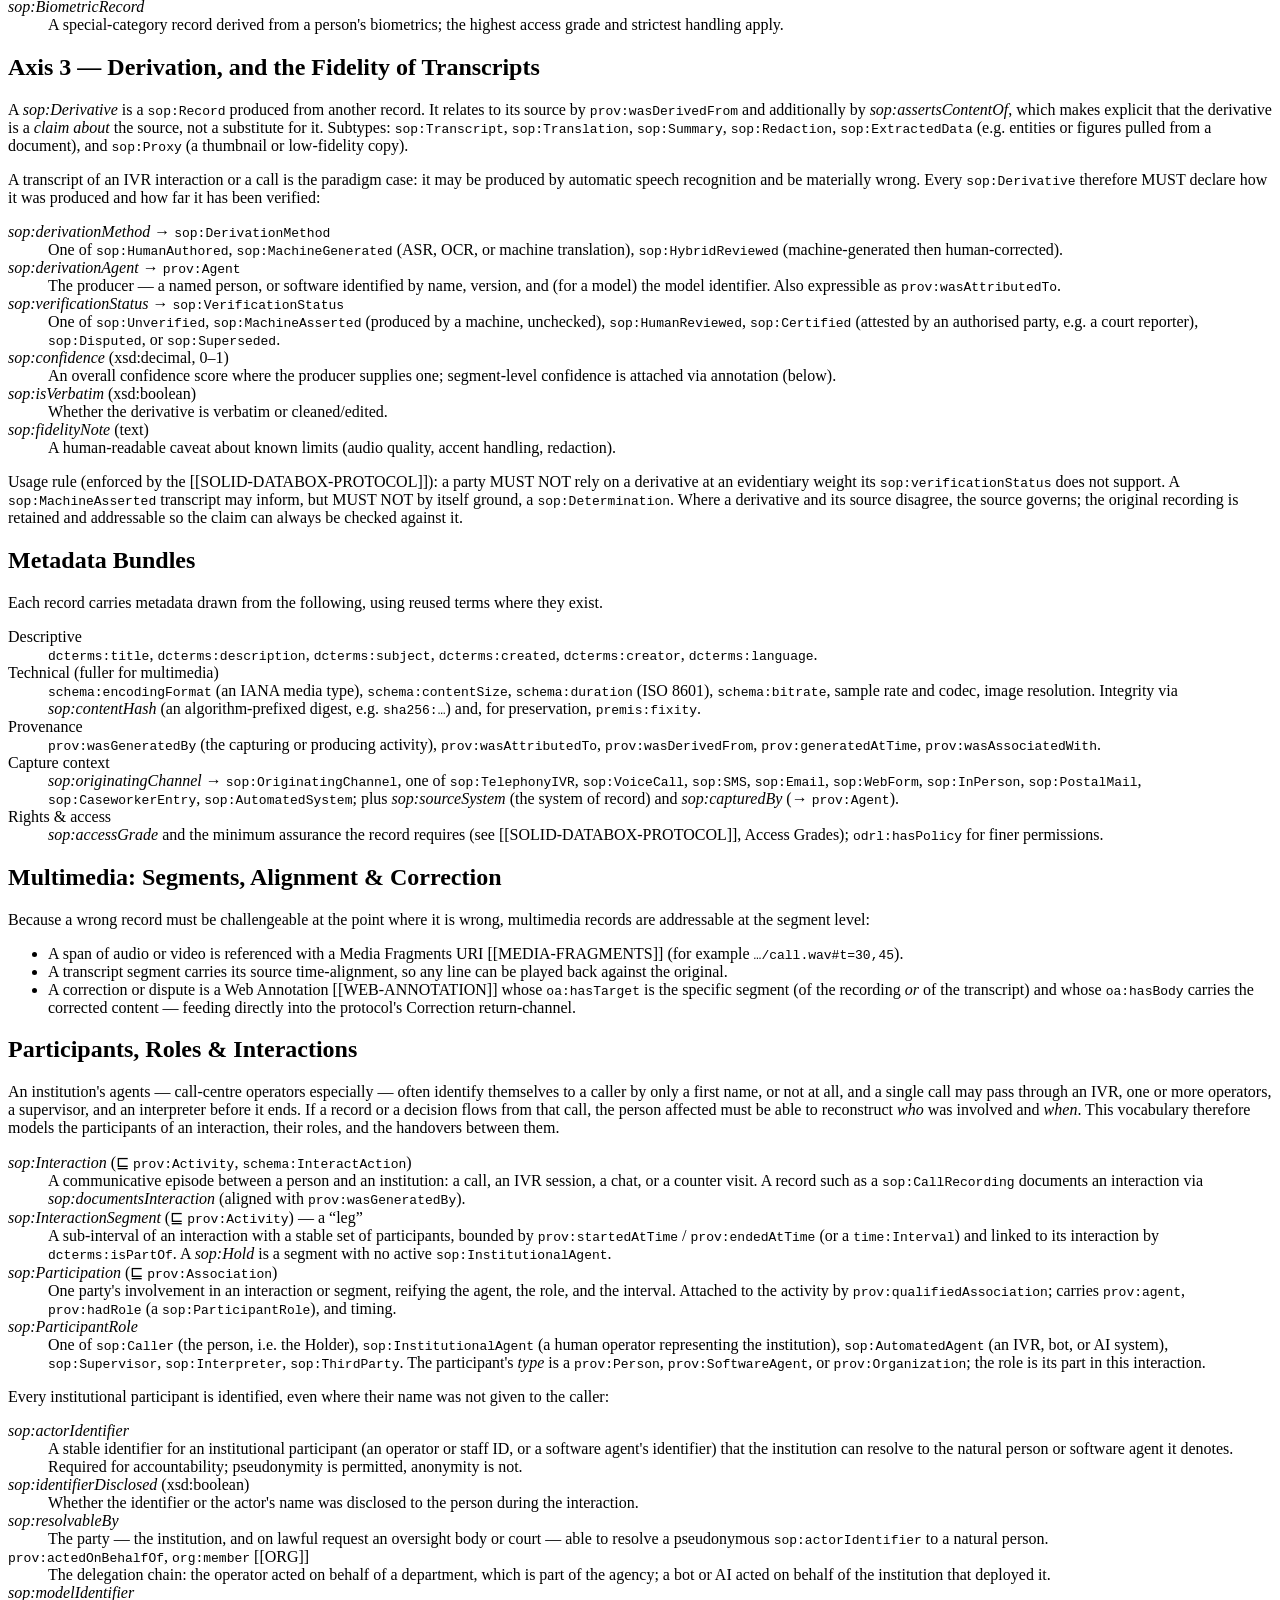
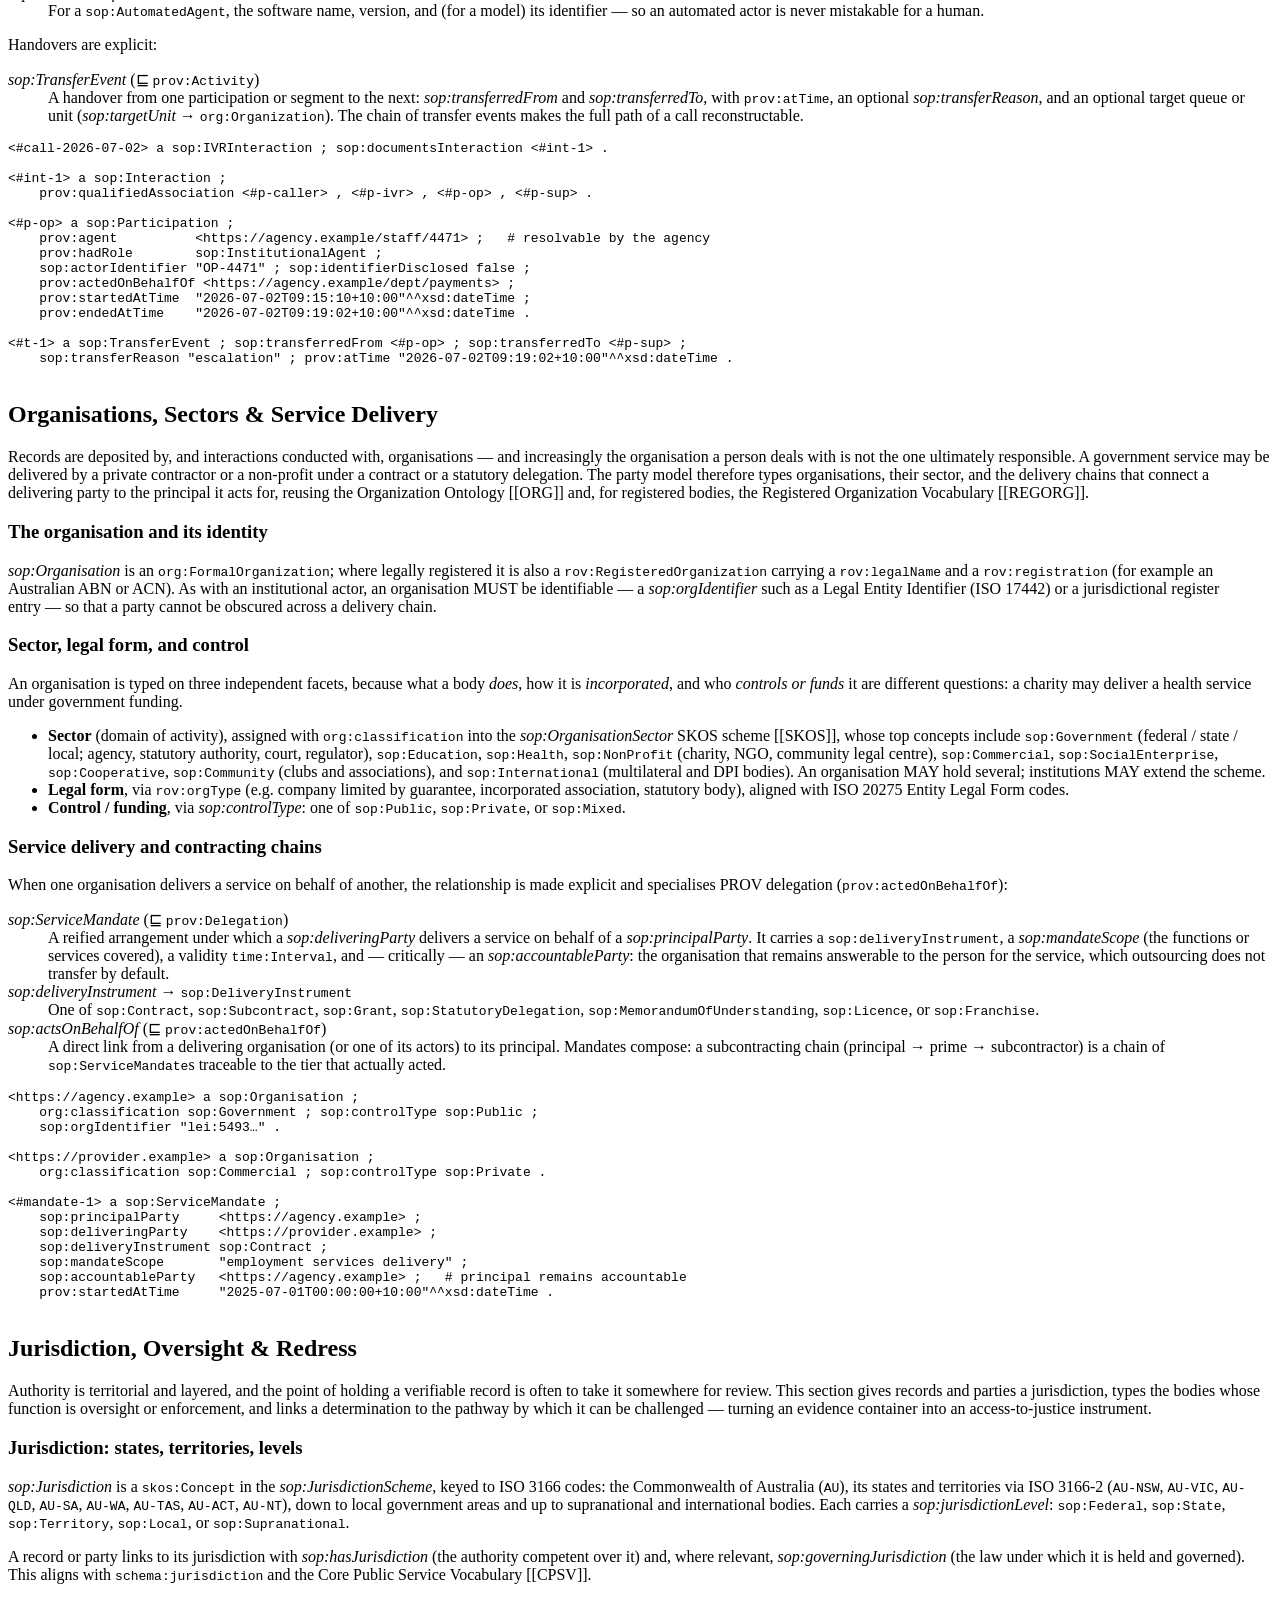
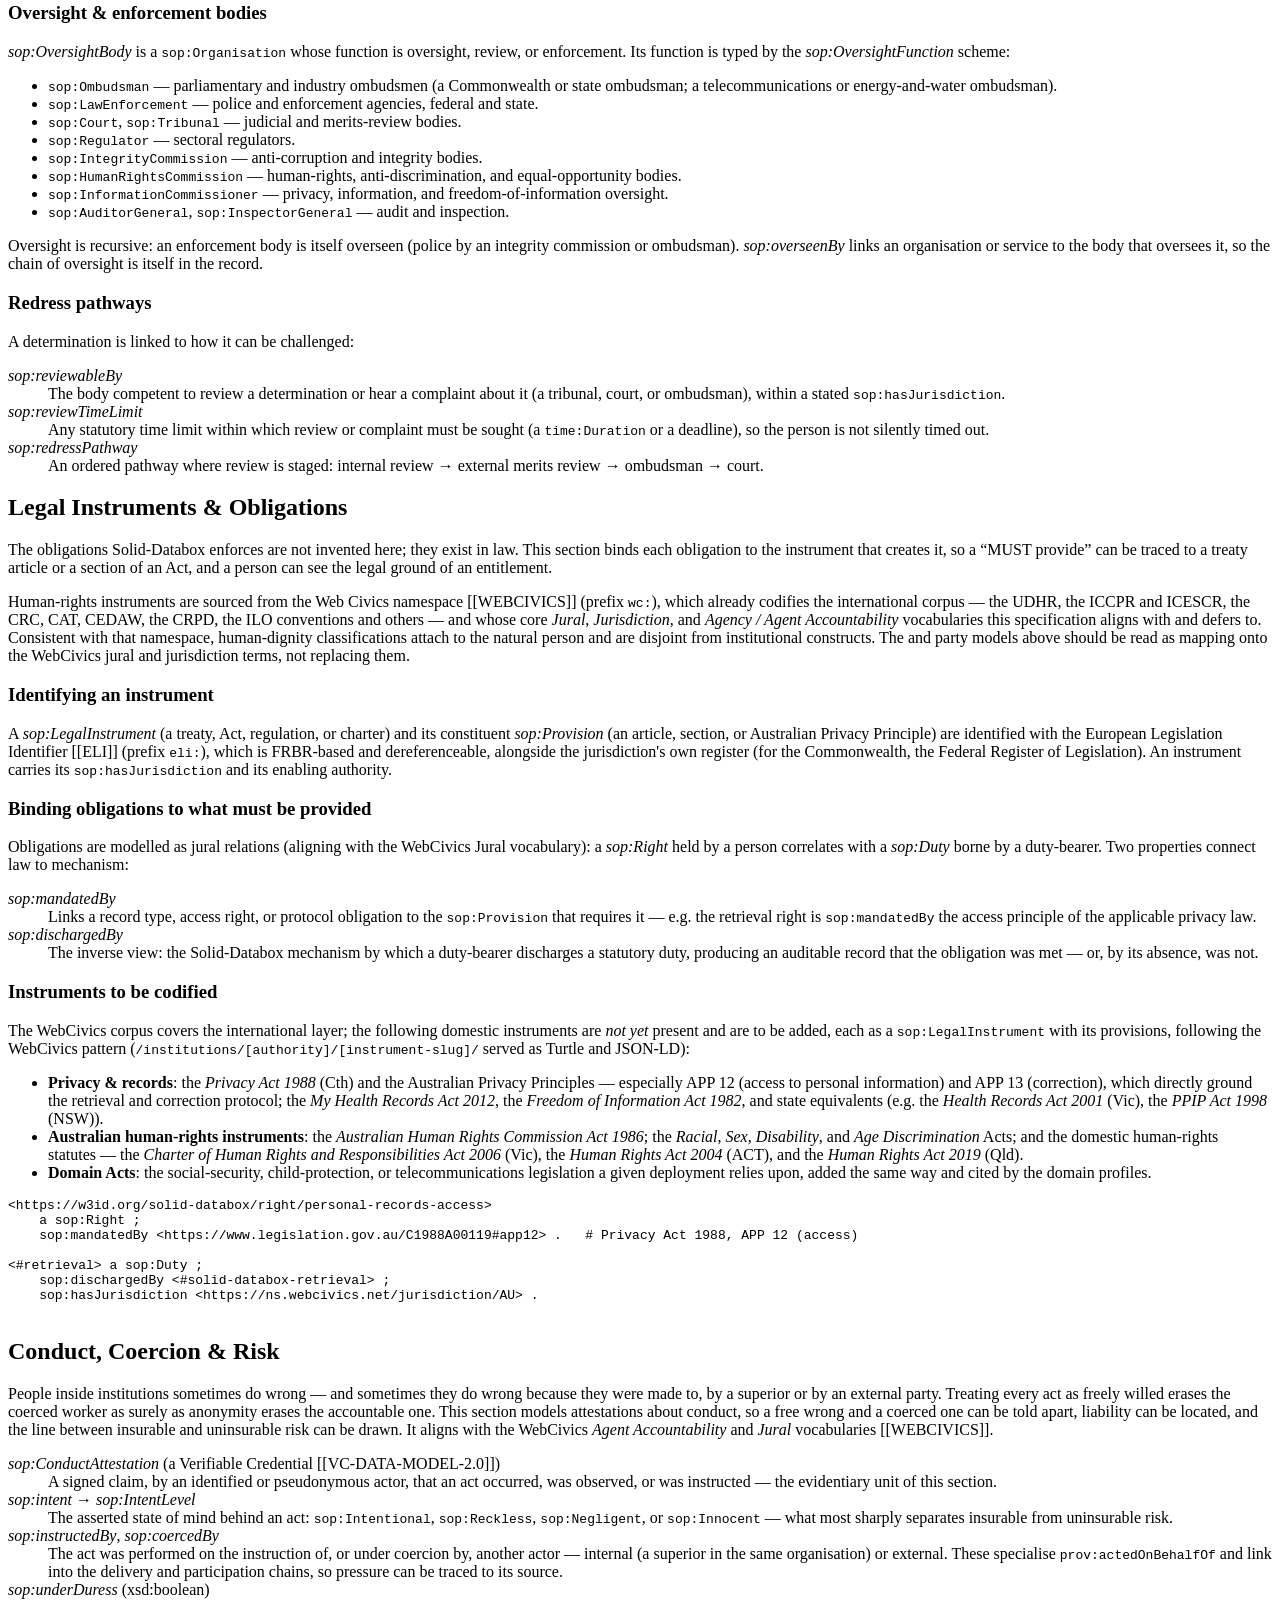
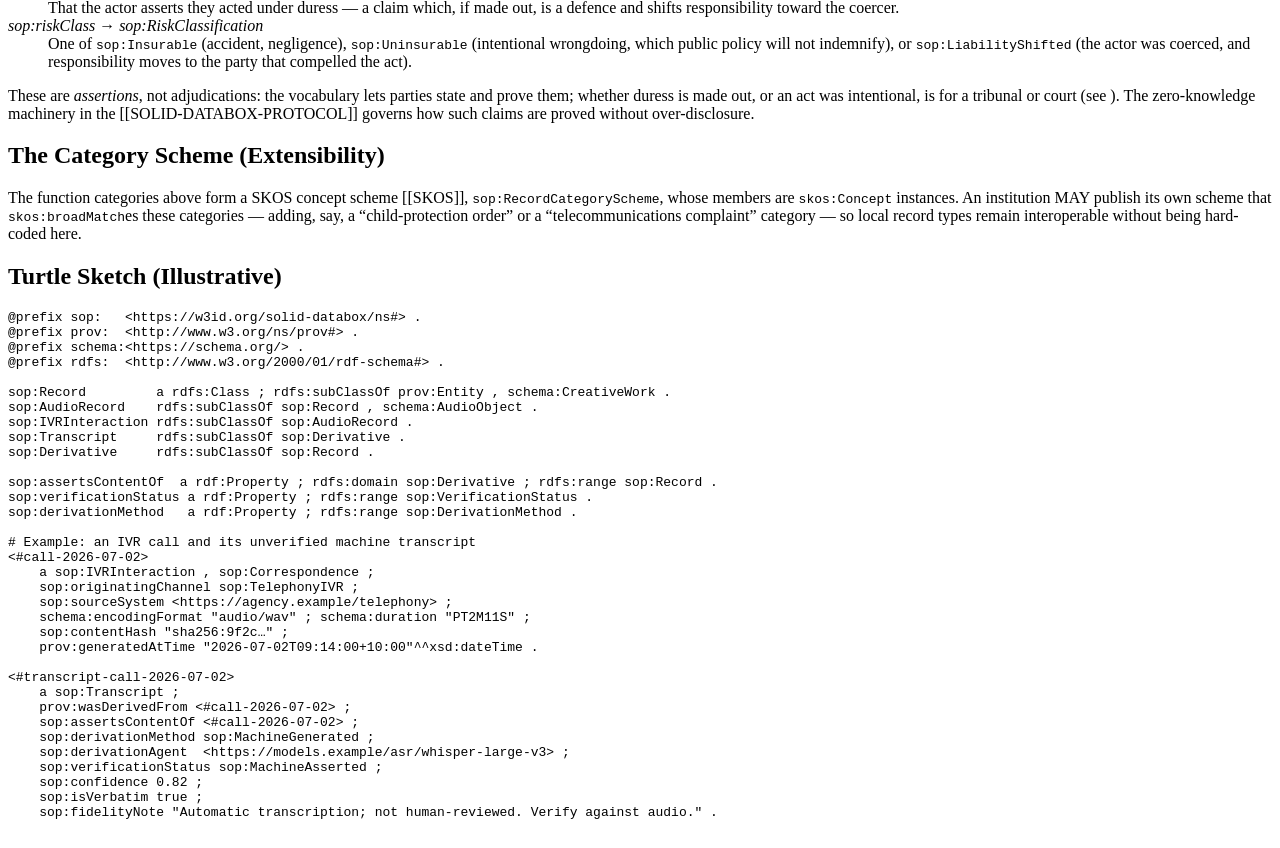
<file: solid-databox-vocabulary.html>
<!DOCTYPE html>
<html lang="en">
<head>
  <meta charset="utf-8">
  <title>Solid-Databox Record Ontology &amp; Vocabulary</title>
  <script src="https://www.w3.org/Tools/respec/respec-w3c" class="remove" defer></script>
  <script class="remove">
    var respecConfig = {
      specStatus: "unofficial",
      shortName: "solid-databox-vocabulary",
      subtitle: "Content categories, derivatives, and metadata for Habeas Data Egress",
      editors: [{
        name: "Timothy Charles Holborn",
        mailto: "timothy.holborn@gmail.com",
        company: "Webizen / WebCivics"
      }],
      xref: ["web-platform"],
      localBiblio: {
        "SOLID-DATABOX-PROTOCOL": { title: "Solid-Databox Protocol", href: "solid-databox-protocol.html", publisher: "Webizen / WebCivics" },
        "SOLID-DATABOX-PRIMER": { title: "Solid-Databox Primer", href: "solid-databox-primer.html", publisher: "Webizen / WebCivics" },
        "PROV-O": { title: "PROV-O: The PROV Ontology", href: "https://www.w3.org/TR/prov-o/", publisher: "W3C" },
        "DCTERMS": { title: "DCMI Metadata Terms", href: "https://www.dublincore.org/specifications/dublin-core/dcmi-terms/", publisher: "Dublin Core Metadata Initiative" },
        "SCHEMA-ORG": { title: "Schema.org", href: "https://schema.org/", publisher: "Schema.org" },
        "ODRL-VOCAB": { title: "ODRL Vocabulary & Expression 2.2", href: "https://www.w3.org/TR/odrl-vocab/", publisher: "W3C" },
        "PREMIS": { title: "PREMIS Data Dictionary for Preservation Metadata", href: "https://www.loc.gov/standards/premis/", publisher: "Library of Congress" },
        "DCAT": { title: "Data Catalog Vocabulary (DCAT) 3", href: "https://www.w3.org/TR/vocab-dcat-3/", publisher: "W3C" },
        "SKOS": { title: "SKOS Simple Knowledge Organization System Reference", href: "https://www.w3.org/TR/skos-reference/", publisher: "W3C" },
        "OWL-TIME": { title: "Time Ontology in OWL", href: "https://www.w3.org/TR/owl-time/", publisher: "W3C" },
        "WEB-ANNOTATION": { title: "Web Annotation Data Model", href: "https://www.w3.org/TR/annotation-model/", publisher: "W3C" },
        "MEDIA-FRAGMENTS": { title: "Media Fragments URI 1.0", href: "https://www.w3.org/TR/media-frags/", publisher: "W3C" },
        "VC-DATA-MODEL-2.0": { title: "Verifiable Credentials Data Model 2.0", href: "https://www.w3.org/TR/vc-data-model-2.0/", publisher: "W3C" },
        "ORG": { title: "The Organization Ontology", href: "https://www.w3.org/TR/vocab-org/", publisher: "W3C" },
        "REGORG": { title: "Registered Organization Vocabulary", href: "https://www.w3.org/TR/vocab-regorg/", publisher: "W3C" },
        "CPSV": { title: "Core Public Service Vocabulary Application Profile", href: "https://semiceu.github.io/CPSV-AP/", publisher: "SEMIC / European Commission" },
        "WEBCIVICS": { title: "Web Civics Ontology Namespace (human-rights instruments; Jural, Jurisdiction, Agency vocabularies)", href: "https://ns.webcivics.net/", publisher: "WebCivics" },
        "ELI": { title: "European Legislation Identifier (ELI)", href: "https://op.europa.eu/en/web/eu-vocabularies/eli", publisher: "Publications Office of the European Union" }
      }
    };
  </script>
</head>
<body>

<section id="abstract">
  <p>
    This vocabulary defines the content categories and metadata used by Solid-Databox
    [[SOLID-DATABOX-PROTOCOL]] to type the records an institution deposits about a person:
    from a letter or a case note, through economic records and structured system data, to
    telephony and multimedia&nbsp;&mdash; IVR interactions, call recordings, interviews,
    and body-worn video. It reuses PROV-O [[PROV-O]], Dublin Core [[DCTERMS]], schema.org
    [[SCHEMA-ORG]], and the Verifiable Credentials data model [[VC-DATA-MODEL-2.0]], and
    coins terms (prefix <code>sop:</code>) only where those leave a gap&nbsp;&mdash; most
    importantly for the relationship between an original record and its
    <em>derivatives</em>, such as transcripts, whose accuracy cannot be assumed.
  </p>
</section>

<section id="sotd">
  <p>
    Unofficial draft, no standing at any standards body, published to structure work
    toward the Solid 2026 Hackathon. Companion to the [[SOLID-DATABOX-PROTOCOL]] and
    [[SOLID-DATABOX-PRIMER]]. The namespace <code>https://w3id.org/solid-databox/ns#</code>
    (prefix <code>sop:</code>) is provisional.
  </p>
</section>

<section id="conformance">
  <p>
    This document defines classes and properties, and a small number of usage rules for
    them. Where those rules use RFC&nbsp;2119 keywords they bind any implementation that
    produces or consumes Solid-Databox records; behavioural enforcement is specified in the
    [[SOLID-DATABOX-PROTOCOL]].
  </p>
</section>

<section>
  <h2>Design Principles</h2>
  <ol>
    <li><strong>Reuse over reinvention.</strong> Anchor on established vocabularies; coin
      <code>sop:</code> terms only for genuine gaps.</li>
    <li><strong>The artifact is not its claims.</strong> An audio recording is one entity;
      a transcript asserting what was said is a separate, <em>derived</em> entity with its
      own author, accuracy, and verification status. A derivative never silently replaces
      its source.</li>
    <li><strong>Three orthogonal axes.</strong> A record is typed by <em>modality</em>
      (its form), by <em>function</em> (its role), and, if derived, by <em>derivation</em>.
      Instances are multiply typed&nbsp;&mdash; a <code>sop:CallRecording</code> may also be
      a <code>sop:Determination</code>.</li>
    <li><strong>Metadata scales with stakes and modality.</strong> Every record carries
      descriptive and provenance metadata; multimedia additionally carries technical and
      segment-level metadata.</li>
    <li><strong>Extensible by institutions.</strong> The category set is a SKOS scheme
      [[SKOS]] that institutions extend for their own record types without breaking
      interoperability.</li>
  </ol>
</section>

<section>
  <h2>Namespaces &amp; Reused Vocabularies</h2>
  <table class="def">
    <thead><tr><th>Prefix</th><th>Namespace / source</th><th>Used for</th></tr></thead>
    <tbody>
      <tr><td><code>sop:</code></td><td><code>https://w3id.org/solid-databox/ns#</code></td><td>Solid-Databox classes, properties, and enumerations</td></tr>
      <tr><td><code>prov:</code></td><td>[[PROV-O]]</td><td>Provenance: derivation, generation, attribution</td></tr>
      <tr><td><code>dcterms:</code></td><td>[[DCTERMS]]</td><td>Descriptive metadata: title, created, creator, language</td></tr>
      <tr><td><code>schema:</code></td><td>[[SCHEMA-ORG]]</td><td>Media and message types; technical metadata</td></tr>
      <tr><td><code>odrl:</code></td><td>[[ODRL-VOCAB]]</td><td>Rights and access policies over records</td></tr>
      <tr><td><code>premis:</code></td><td>[[PREMIS]]</td><td>Fixity and preservation events</td></tr>
      <tr><td><code>dcat:</code></td><td>[[DCAT]]</td><td>Cataloguing structured datasets</td></tr>
      <tr><td><code>skos:</code></td><td>[[SKOS]]</td><td>The extensible category scheme</td></tr>
      <tr><td><code>time:</code></td><td>[[OWL-TIME]]</td><td>Temporal extents</td></tr>
      <tr><td><code>oa:</code></td><td>[[WEB-ANNOTATION]]</td><td>Segment-level annotation and dispute</td></tr>
      <tr><td><code>org:</code></td><td>[[ORG]]</td><td>Departments, units, and membership of institutional actors</td></tr>
      <tr><td><code>rov:</code></td><td>[[REGORG]]</td><td>Legally registered organisations: legal name, registration, type</td></tr>
      <tr><td><code>wc:</code></td><td>[[WEBCIVICS]]</td><td>Human-rights instruments; Jural, Jurisdiction, and Agency vocabularies (deferred to)</td></tr>
      <tr><td><code>eli:</code></td><td>[[ELI]]</td><td>Identifying legislation and its provisions</td></tr>
    </tbody>
  </table>
</section>

<section>
  <h2>Core Class</h2>
  <p>
    <dfn data-lt="record|records">sop:Record</dfn> is the unit of egress: any content
    deposited about a person. It is a subclass of <code>prov:Entity</code> and
    <code>schema:CreativeWork</code>, so every record carries provenance and descriptive
    metadata. All classes below are subclasses of <code>sop:Record</code>.
  </p>
</section>

<section>
  <h2>Axis 1 — Modality</h2>
  <p>How the content is embodied. Aligned with schema.org media types.</p>
  <dl>
    <dt><dfn>sop:TextualRecord</dfn> (⊑ <code>schema:TextDigitalDocument</code>)</dt>
    <dd>Human-readable text. Subtypes: <code>sop:Letter</code> (formal correspondence),
      <code>sop:Note</code> / <code>sop:CaseNote</code> (a note made by a person, e.g. a
      caseworker file note), <code>sop:Form</code> (a completed form), <code>sop:Message</code>
      (⊑ <code>schema:Message</code>), <code>sop:EmailMessage</code> (⊑ <code>schema:EmailMessage</code>).</dd>
    <dt><dfn>sop:AudioRecord</dfn> (⊑ <code>schema:AudioObject</code>)</dt>
    <dd>Recorded audio. Subtypes: <code>sop:CallRecording</code> (a recorded telephone call),
      <dfn>sop:IVRInteraction</dfn> (an interactive-voice-response session, including
      DTMF/menu selections and any spoken input), <code>sop:Voicemail</code>,
      <code>sop:VoiceNote</code>.</dd>
    <dt><dfn>sop:VideoRecord</dfn> (⊑ <code>schema:VideoObject</code>)</dt>
    <dd>Recorded video. Subtypes: <code>sop:Interview</code>, <code>sop:TelehealthConsultation</code>,
      <code>sop:BodyWornVideo</code>, <code>sop:SurveillanceRecording</code>.</dd>
    <dt><dfn>sop:ImageRecord</dfn> (⊑ <code>schema:ImageObject</code>)</dt>
    <dd>Still images. Subtypes: <code>sop:ScannedDocument</code>, <code>sop:Photograph</code>,
      <code>sop:IdentityDocumentImage</code>.</dd>
    <dt><dfn>sop:StructuredDataRecord</dfn> (⊑ <code>dcat:Dataset</code>)</dt>
    <dd>Machine-structured data extracted from or held in a system of record. Subtypes:
      <code>sop:DatabaseRecord</code> (one or more rows), <code>sop:LogEntry</code>,
      <code>sop:SensorReading</code>.</dd>
    <dt><dfn>sop:CompositeRecord</dfn></dt>
    <dd>A bundle of related records&nbsp;&mdash; e.g. a case file&nbsp;&mdash; linked by
      <code>prov:hadMember</code> / <code>dcterms:hasPart</code>.</dd>
  </dl>
</section>

<section>
  <h2>Axis 2 — Function</h2>
  <p>The role a record plays, independent of its modality. Applied alongside a modality type.</p>
  <dl>
    <dt><dfn>sop:Correspondence</dfn></dt>
    <dd>A communication between parties (a letter, an email, a call, a message).</dd>
    <dt><dfn>sop:Determination</dfn></dt>
    <dd>A decision, assessment, or order with consequences for the person&nbsp;&mdash; a
      benefit determination, an eligibility assessment, a court order. High-stakes by default.</dd>
    <dt><dfn>sop:CaseNote</dfn></dt>
    <dd>An observation or note recorded by an institutional agent about the person or an
      interaction.</dd>
    <dt><dfn>sop:EconomicRecord</dfn></dt>
    <dd>A financial record. Subtypes: <code>sop:TransactionRecord</code>, <code>sop:Receipt</code>,
      <code>sop:Invoice</code>, <code>sop:PaymentRecord</code>, <code>sop:DebtRecord</code>,
      <code>sop:EntitlementRecord</code> (a voucher, benefit, or concession).</dd>
    <dt><dfn>sop:EvidenceItem</dfn></dt>
    <dd>A record held or presented as evidence in a proceeding.</dd>
    <dt><dfn>sop:IdentityAssertion</dfn></dt>
    <dd>A record establishing or asserting an attribute of the person's identity.</dd>
    <dt><dfn>sop:HealthRecord</dfn>, <dfn>sop:LegalRecord</dfn>, <dfn>sop:EducationRecord</dfn></dt>
    <dd>Domain records whose access grade is set by their domain profile
      (see&nbsp;[[SOLID-DATABOX-PROTOCOL]], Access Grades).</dd>
    <dt><dfn>sop:BiometricRecord</dfn></dt>
    <dd>A special-category record derived from a person's biometrics; the highest access
      grade and strictest handling apply.</dd>
  </dl>
</section>

<section id="derivatives">
  <h2>Axis 3 — Derivation, and the Fidelity of Transcripts</h2>
  <p>
    A <dfn data-lt="derivative|derivatives">sop:Derivative</dfn> is a <code>sop:Record</code>
    produced from another record. It relates to its source by <code>prov:wasDerivedFrom</code>
    and additionally by <dfn>sop:assertsContentOf</dfn>, which makes explicit that the
    derivative is a <em>claim about</em> the source, not a substitute for it. Subtypes:
    <code>sop:Transcript</code>, <code>sop:Translation</code>, <code>sop:Summary</code>,
    <code>sop:Redaction</code>, <code>sop:ExtractedData</code> (e.g. entities or figures
    pulled from a document), and <code>sop:Proxy</code> (a thumbnail or low-fidelity copy).
  </p>
  <p>
    A transcript of an IVR interaction or a call is the paradigm case: it may be produced by
    automatic speech recognition and be materially wrong. Every <code>sop:Derivative</code>
    therefore MUST declare how it was produced and how far it has been verified:
  </p>
  <dl>
    <dt><dfn>sop:derivationMethod</dfn> → <code>sop:DerivationMethod</code></dt>
    <dd>One of <code>sop:HumanAuthored</code>, <code>sop:MachineGenerated</code> (ASR, OCR,
      or machine translation), <code>sop:HybridReviewed</code> (machine-generated then
      human-corrected).</dd>
    <dt><dfn>sop:derivationAgent</dfn> → <code>prov:Agent</code></dt>
    <dd>The producer&nbsp;&mdash; a named person, or software identified by name, version, and
      (for a model) the model identifier. Also expressible as <code>prov:wasAttributedTo</code>.</dd>
    <dt><dfn>sop:verificationStatus</dfn> → <code>sop:VerificationStatus</code></dt>
    <dd>One of <code>sop:Unverified</code>, <code>sop:MachineAsserted</code> (produced by a
      machine, unchecked), <code>sop:HumanReviewed</code>, <code>sop:Certified</code> (attested
      by an authorised party, e.g. a court reporter), <code>sop:Disputed</code>, or
      <code>sop:Superseded</code>.</dd>
    <dt><dfn>sop:confidence</dfn> (xsd:decimal, 0–1)</dt>
    <dd>An overall confidence score where the producer supplies one; segment-level confidence
      is attached via annotation (below).</dd>
    <dt><dfn>sop:isVerbatim</dfn> (xsd:boolean)</dt>
    <dd>Whether the derivative is verbatim or cleaned/edited.</dd>
    <dt><dfn>sop:fidelityNote</dfn> (text)</dt>
    <dd>A human-readable caveat about known limits (audio quality, accent handling, redaction).</dd>
  </dl>
  <p class="note">
    Usage rule (enforced by the [[SOLID-DATABOX-PROTOCOL]]): a party MUST NOT rely on a
    derivative at an evidentiary weight its <code>sop:verificationStatus</code> does not
    support. A <code>sop:MachineAsserted</code> transcript may inform, but MUST NOT by itself
    ground, a <code>sop:Determination</code>. Where a derivative and its source disagree, the
    source governs; the original recording is retained and addressable so the claim can always
    be checked against it.
  </p>
</section>

<section>
  <h2>Metadata Bundles</h2>
  <p>Each record carries metadata drawn from the following, using reused terms where they exist.</p>
  <dl>
    <dt>Descriptive</dt>
    <dd><code>dcterms:title</code>, <code>dcterms:description</code>, <code>dcterms:subject</code>,
      <code>dcterms:created</code>, <code>dcterms:creator</code>, <code>dcterms:language</code>.</dd>
    <dt>Technical (fuller for multimedia)</dt>
    <dd><code>schema:encodingFormat</code> (an IANA media type), <code>schema:contentSize</code>,
      <code>schema:duration</code> (ISO&nbsp;8601), <code>schema:bitrate</code>, sample rate and
      codec, image resolution. Integrity via <dfn>sop:contentHash</dfn> (an algorithm-prefixed
      digest, e.g. <code>sha256:…</code>) and, for preservation, <code>premis:fixity</code>.</dd>
    <dt>Provenance</dt>
    <dd><code>prov:wasGeneratedBy</code> (the capturing or producing activity),
      <code>prov:wasAttributedTo</code>, <code>prov:wasDerivedFrom</code>,
      <code>prov:generatedAtTime</code>, <code>prov:wasAssociatedWith</code>.</dd>
    <dt>Capture context</dt>
    <dd><dfn>sop:originatingChannel</dfn> → <code>sop:OriginatingChannel</code>, one of
      <code>sop:TelephonyIVR</code>, <code>sop:VoiceCall</code>, <code>sop:SMS</code>,
      <code>sop:Email</code>, <code>sop:WebForm</code>, <code>sop:InPerson</code>,
      <code>sop:PostalMail</code>, <code>sop:CaseworkerEntry</code>, <code>sop:AutomatedSystem</code>;
      plus <dfn>sop:sourceSystem</dfn> (the system of record) and <dfn>sop:capturedBy</dfn>
      (→ <code>prov:Agent</code>).</dd>
    <dt>Rights &amp; access</dt>
    <dd><dfn>sop:accessGrade</dfn> and the minimum assurance the record requires
      (see&nbsp;[[SOLID-DATABOX-PROTOCOL]], Access Grades); <code>odrl:hasPolicy</code> for
      finer permissions.</dd>
  </dl>
</section>

<section>
  <h2>Multimedia: Segments, Alignment &amp; Correction</h2>
  <p>
    Because a wrong record must be challengeable at the point where it is wrong, multimedia
    records are addressable at the segment level:
  </p>
  <ul>
    <li>A span of audio or video is referenced with a Media Fragments URI [[MEDIA-FRAGMENTS]]
      (for example <code>…/call.wav#t=30,45</code>).</li>
    <li>A transcript segment carries its source time-alignment, so any line can be played back
      against the original.</li>
    <li>A correction or dispute is a Web Annotation [[WEB-ANNOTATION]] whose
      <code>oa:hasTarget</code> is the specific segment (of the recording <em>or</em> of the
      transcript) and whose <code>oa:hasBody</code> carries the corrected content&nbsp;&mdash;
      feeding directly into the protocol's Correction return-channel.</li>
  </ul>
</section>

<section id="participants">
  <h2>Participants, Roles &amp; Interactions</h2>
  <p>
    An institution's agents&nbsp;&mdash; call-centre operators especially&nbsp;&mdash; often
    identify themselves to a caller by only a first name, or not at all, and a single call may pass
    through an IVR, one or more operators, a supervisor, and an interpreter before it ends. If a
    record or a decision flows from that call, the person affected must be able to reconstruct
    <em>who</em> was involved and <em>when</em>. This vocabulary therefore models the participants of
    an interaction, their roles, and the handovers between them.
  </p>
  <dl>
    <dt><dfn data-lt="interaction|interactions">sop:Interaction</dfn> (⊑ <code>prov:Activity</code>, <code>schema:InteractAction</code>)</dt>
    <dd>A communicative episode between a person and an institution: a call, an IVR session, a chat,
      or a counter visit. A record such as a <code>sop:CallRecording</code> documents an interaction
      via <dfn>sop:documentsInteraction</dfn> (aligned with <code>prov:wasGeneratedBy</code>).</dd>
    <dt><dfn>sop:InteractionSegment</dfn> (⊑ <code>prov:Activity</code>) — a &ldquo;leg&rdquo;</dt>
    <dd>A sub-interval of an interaction with a stable set of participants, bounded by
      <code>prov:startedAtTime</code> / <code>prov:endedAtTime</code> (or a <code>time:Interval</code>)
      and linked to its interaction by <code>dcterms:isPartOf</code>. A <dfn>sop:Hold</dfn> is a
      segment with no active <code>sop:InstitutionalAgent</code>.</dd>
    <dt><dfn>sop:Participation</dfn> (⊑ <code>prov:Association</code>)</dt>
    <dd>One party's involvement in an interaction or segment, reifying the agent, the role, and the
      interval. Attached to the activity by <code>prov:qualifiedAssociation</code>; carries
      <code>prov:agent</code>, <code>prov:hadRole</code> (a <code>sop:ParticipantRole</code>), and
      timing.</dd>
    <dt><dfn>sop:ParticipantRole</dfn></dt>
    <dd>One of <code>sop:Caller</code> (the person, i.e. the Holder), <code>sop:InstitutionalAgent</code>
      (a human operator representing the institution), <code>sop:AutomatedAgent</code> (an IVR, bot, or
      AI system), <code>sop:Supervisor</code>, <code>sop:Interpreter</code>, <code>sop:ThirdParty</code>.
      The participant's <em>type</em> is a <code>prov:Person</code>, <code>prov:SoftwareAgent</code>, or
      <code>prov:Organization</code>; the role is its part in this interaction.</dd>
  </dl>
  <p>Every institutional participant is identified, even where their name was not given to the caller:</p>
  <dl>
    <dt><dfn>sop:actorIdentifier</dfn></dt>
    <dd>A stable identifier for an institutional participant (an operator or staff ID, or a software
      agent's identifier) that the institution can resolve to the natural person or software agent it
      denotes. Required for accountability; pseudonymity is permitted, anonymity is not.</dd>
    <dt><dfn>sop:identifierDisclosed</dfn> (xsd:boolean)</dt>
    <dd>Whether the identifier or the actor's name was disclosed to the person during the interaction.</dd>
    <dt><dfn>sop:resolvableBy</dfn></dt>
    <dd>The party&nbsp;&mdash; the institution, and on lawful request an oversight body or court&nbsp;&mdash;
      able to resolve a pseudonymous <code>sop:actorIdentifier</code> to a natural person.</dd>
    <dt><code>prov:actedOnBehalfOf</code>, <code>org:member</code> [[ORG]]</dt>
    <dd>The delegation chain: the operator acted on behalf of a department, which is part of the
      agency; a bot or AI acted on behalf of the institution that deployed it.</dd>
    <dt><dfn>sop:modelIdentifier</dfn></dt>
    <dd>For a <code>sop:AutomatedAgent</code>, the software name, version, and (for a model) its
      identifier&nbsp;&mdash; so an automated actor is never mistakable for a human.</dd>
  </dl>
  <p>Handovers are explicit:</p>
  <dl>
    <dt><dfn data-lt="transfer|transfers">sop:TransferEvent</dfn> (⊑ <code>prov:Activity</code>)</dt>
    <dd>A handover from one participation or segment to the next: <dfn>sop:transferredFrom</dfn> and
      <dfn>sop:transferredTo</dfn>, with <code>prov:atTime</code>, an optional <dfn>sop:transferReason</dfn>,
      and an optional target queue or unit (<dfn>sop:targetUnit</dfn> → <code>org:Organization</code>).
      The chain of transfer events makes the full path of a call reconstructable.</dd>
  </dl>
  <pre class="turtle">
&lt;#call-2026-07-02&gt; a sop:IVRInteraction ; sop:documentsInteraction &lt;#int-1&gt; .

&lt;#int-1&gt; a sop:Interaction ;
    prov:qualifiedAssociation &lt;#p-caller&gt; , &lt;#p-ivr&gt; , &lt;#p-op&gt; , &lt;#p-sup&gt; .

&lt;#p-op&gt; a sop:Participation ;
    prov:agent          &lt;https://agency.example/staff/4471&gt; ;   # resolvable by the agency
    prov:hadRole        sop:InstitutionalAgent ;
    sop:actorIdentifier "OP-4471" ; sop:identifierDisclosed false ;
    prov:actedOnBehalfOf &lt;https://agency.example/dept/payments&gt; ;
    prov:startedAtTime  "2026-07-02T09:15:10+10:00"^^xsd:dateTime ;
    prov:endedAtTime    "2026-07-02T09:19:02+10:00"^^xsd:dateTime .

&lt;#t-1&gt; a sop:TransferEvent ; sop:transferredFrom &lt;#p-op&gt; ; sop:transferredTo &lt;#p-sup&gt; ;
    sop:transferReason "escalation" ; prov:atTime "2026-07-02T09:19:02+10:00"^^xsd:dateTime .
  </pre>
</section>

<section id="organisations">
  <h2>Organisations, Sectors &amp; Service Delivery</h2>
  <p>
    Records are deposited by, and interactions conducted with, organisations&nbsp;&mdash; and
    increasingly the organisation a person deals with is not the one ultimately responsible. A
    government service may be delivered by a private contractor or a non-profit under a contract or a
    statutory delegation. The party model therefore types organisations, their sector, and the
    delivery chains that connect a delivering party to the principal it acts for, reusing the
    Organization Ontology [[ORG]] and, for registered bodies, the Registered Organization Vocabulary
    [[REGORG]].
  </p>

  <section>
    <h3>The organisation and its identity</h3>
    <p>
      <dfn data-lt="organisation|organisations|organization">sop:Organisation</dfn> is an
      <code>org:FormalOrganization</code>; where legally registered it is also a
      <code>rov:RegisteredOrganization</code> carrying a <code>rov:legalName</code> and a
      <code>rov:registration</code> (for example an Australian ABN or ACN). As with an institutional
      actor, an organisation MUST be identifiable&nbsp;&mdash; a <dfn>sop:orgIdentifier</dfn> such as a
      Legal Entity Identifier (ISO&nbsp;17442) or a jurisdictional register entry&nbsp;&mdash; so that a
      party cannot be obscured across a delivery chain.
    </p>
  </section>

  <section>
    <h3>Sector, legal form, and control</h3>
    <p>
      An organisation is typed on three independent facets, because what a body <em>does</em>, how it
      is <em>incorporated</em>, and who <em>controls or funds</em> it are different questions: a charity
      may deliver a health service under government funding.
    </p>
    <ul>
      <li><strong>Sector</strong> (domain of activity), assigned with <code>org:classification</code>
        into the <dfn>sop:OrganisationSector</dfn> SKOS scheme [[SKOS]], whose top concepts include
        <code>sop:Government</code> (federal / state / local; agency, statutory authority, court,
        regulator), <code>sop:Education</code>, <code>sop:Health</code>, <code>sop:NonProfit</code>
        (charity, NGO, community legal centre), <code>sop:Commercial</code>,
        <code>sop:SocialEnterprise</code>, <code>sop:Cooperative</code>, <code>sop:Community</code>
        (clubs and associations), and <code>sop:International</code> (multilateral and DPI bodies). An
        organisation MAY hold several; institutions MAY extend the scheme.</li>
      <li><strong>Legal form</strong>, via <code>rov:orgType</code> (e.g. company limited by guarantee,
        incorporated association, statutory body), aligned with ISO&nbsp;20275 Entity Legal Form codes.</li>
      <li><strong>Control / funding</strong>, via <dfn>sop:controlType</dfn>: one of
        <code>sop:Public</code>, <code>sop:Private</code>, or <code>sop:Mixed</code>.</li>
    </ul>
  </section>

  <section>
    <h3>Service delivery and contracting chains</h3>
    <p>
      When one organisation delivers a service on behalf of another, the relationship is made explicit
      and specialises PROV delegation (<code>prov:actedOnBehalfOf</code>):
    </p>
    <dl>
      <dt><dfn>sop:ServiceMandate</dfn> (⊑ <code>prov:Delegation</code>)</dt>
      <dd>A reified arrangement under which a <dfn>sop:deliveringParty</dfn> delivers a service on
        behalf of a <dfn>sop:principalParty</dfn>. It carries a <code>sop:deliveryInstrument</code>, a
        <dfn>sop:mandateScope</dfn> (the functions or services covered), a validity
        <code>time:Interval</code>, and&nbsp;&mdash; critically&nbsp;&mdash; an
        <dfn>sop:accountableParty</dfn>: the organisation that remains answerable to the person for the
        service, which outsourcing does not transfer by default.</dd>
      <dt><dfn>sop:deliveryInstrument</dfn> → <code>sop:DeliveryInstrument</code></dt>
      <dd>One of <code>sop:Contract</code>, <code>sop:Subcontract</code>, <code>sop:Grant</code>,
        <code>sop:StatutoryDelegation</code>, <code>sop:MemorandumOfUnderstanding</code>,
        <code>sop:Licence</code>, or <code>sop:Franchise</code>.</dd>
      <dt><dfn>sop:actsOnBehalfOf</dfn> (⊑ <code>prov:actedOnBehalfOf</code>)</dt>
      <dd>A direct link from a delivering organisation (or one of its actors) to its principal. Mandates
        compose: a subcontracting chain (principal → prime → subcontractor) is a chain of
        <code>sop:ServiceMandate</code>s traceable to the tier that actually acted.</dd>
    </dl>
    <pre class="turtle">
&lt;https://agency.example&gt; a sop:Organisation ;
    org:classification sop:Government ; sop:controlType sop:Public ;
    sop:orgIdentifier "lei:5493…" .

&lt;https://provider.example&gt; a sop:Organisation ;
    org:classification sop:Commercial ; sop:controlType sop:Private .

&lt;#mandate-1&gt; a sop:ServiceMandate ;
    sop:principalParty     &lt;https://agency.example&gt; ;
    sop:deliveringParty    &lt;https://provider.example&gt; ;
    sop:deliveryInstrument sop:Contract ;
    sop:mandateScope       "employment services delivery" ;
    sop:accountableParty   &lt;https://agency.example&gt; ;   # principal remains accountable
    prov:startedAtTime     "2025-07-01T00:00:00+10:00"^^xsd:dateTime .
    </pre>
  </section>
</section>

<section id="jurisdiction">
  <h2>Jurisdiction, Oversight &amp; Redress</h2>
  <p>
    Authority is territorial and layered, and the point of holding a verifiable record is often to take
    it somewhere for review. This section gives records and parties a jurisdiction, types the bodies
    whose function is oversight or enforcement, and links a determination to the pathway by which it can
    be challenged&nbsp;&mdash; turning an evidence container into an access-to-justice instrument.
  </p>

  <section>
    <h3>Jurisdiction: states, territories, levels</h3>
    <p>
      <dfn data-lt="jurisdiction|jurisdictions">sop:Jurisdiction</dfn> is a <code>skos:Concept</code> in
      the <dfn>sop:JurisdictionScheme</dfn>, keyed to ISO&nbsp;3166 codes: the Commonwealth of Australia
      (<code>AU</code>), its states and territories via ISO&nbsp;3166-2 (<code>AU-NSW</code>,
      <code>AU-VIC</code>, <code>AU-QLD</code>, <code>AU-SA</code>, <code>AU-WA</code>, <code>AU-TAS</code>,
      <code>AU-ACT</code>, <code>AU-NT</code>), down to local government areas and up to supranational and
      international bodies. Each carries a <dfn>sop:jurisdictionLevel</dfn>: <code>sop:Federal</code>,
      <code>sop:State</code>, <code>sop:Territory</code>, <code>sop:Local</code>, or
      <code>sop:Supranational</code>.
    </p>
    <p>
      A record or party links to its jurisdiction with <dfn>sop:hasJurisdiction</dfn> (the authority
      competent over it) and, where relevant, <dfn>sop:governingJurisdiction</dfn> (the law under which
      it is held and governed). This aligns with <code>schema:jurisdiction</code> and the Core Public
      Service Vocabulary [[CPSV]].
    </p>
  </section>

  <section>
    <h3>Oversight &amp; enforcement bodies</h3>
    <p>
      <dfn>sop:OversightBody</dfn> is a <code>sop:Organisation</code> whose function is oversight, review,
      or enforcement. Its function is typed by the <dfn>sop:OversightFunction</dfn> scheme:
    </p>
    <ul>
      <li><code>sop:Ombudsman</code> &mdash; parliamentary and industry ombudsmen (a Commonwealth or
        state ombudsman; a telecommunications or energy-and-water ombudsman).</li>
      <li><code>sop:LawEnforcement</code> &mdash; police and enforcement agencies, federal and state.</li>
      <li><code>sop:Court</code>, <code>sop:Tribunal</code> &mdash; judicial and merits-review bodies.</li>
      <li><code>sop:Regulator</code> &mdash; sectoral regulators.</li>
      <li><code>sop:IntegrityCommission</code> &mdash; anti-corruption and integrity bodies.</li>
      <li><code>sop:HumanRightsCommission</code> &mdash; human-rights, anti-discrimination, and
        equal-opportunity bodies.</li>
      <li><code>sop:InformationCommissioner</code> &mdash; privacy, information, and freedom-of-information
        oversight.</li>
      <li><code>sop:AuditorGeneral</code>, <code>sop:InspectorGeneral</code> &mdash; audit and inspection.</li>
    </ul>
    <p>
      Oversight is recursive: an enforcement body is itself overseen (police by an integrity commission
      or ombudsman). <dfn>sop:overseenBy</dfn> links an organisation or service to the body that oversees
      it, so the chain of oversight is itself in the record.
    </p>
  </section>

  <section>
    <h3>Redress pathways</h3>
    <p>A determination is linked to how it can be challenged:</p>
    <dl>
      <dt><dfn>sop:reviewableBy</dfn></dt>
      <dd>The body competent to review a determination or hear a complaint about it (a tribunal, court,
        or ombudsman), within a stated <code>sop:hasJurisdiction</code>.</dd>
      <dt><dfn>sop:reviewTimeLimit</dfn></dt>
      <dd>Any statutory time limit within which review or complaint must be sought (a
        <code>time:Duration</code> or a deadline), so the person is not silently timed out.</dd>
      <dt><dfn>sop:redressPathway</dfn></dt>
      <dd>An ordered pathway where review is staged: internal review → external merits review →
        ombudsman → court.</dd>
    </dl>
  </section>
</section>

<section id="legal-instruments">
  <h2>Legal Instruments &amp; Obligations</h2>
  <p>
    The obligations Solid-Databox enforces are not invented here; they exist in law. This section binds each
    obligation to the instrument that creates it, so a &ldquo;MUST provide&rdquo; can be traced to a treaty
    article or a section of an Act, and a person can see the legal ground of an entitlement.
  </p>
  <p>
    Human-rights instruments are sourced from the Web Civics namespace [[WEBCIVICS]] (prefix <code>wc:</code>),
    which already codifies the international corpus&nbsp;&mdash; the UDHR, the ICCPR and ICESCR, the CRC, CAT,
    CEDAW, the CRPD, the ILO conventions and others&nbsp;&mdash; and whose core <em>Jural</em>,
    <em>Jurisdiction</em>, and <em>Agency / Agent Accountability</em> vocabularies this specification aligns with
    and defers to. Consistent with that namespace, human-dignity classifications attach to the natural person and
    are disjoint from institutional constructs. The <a href="#jurisdiction"></a> and party models above should be
    read as mapping onto the WebCivics jural and jurisdiction terms, not replacing them.
  </p>

  <section>
    <h3>Identifying an instrument</h3>
    <p>
      A <dfn data-lt="legal instrument|legal instruments|instrument">sop:LegalInstrument</dfn> (a treaty, Act,
      regulation, or charter) and its constituent <dfn data-lt="provision|provisions">sop:Provision</dfn> (an
      article, section, or Australian Privacy Principle) are identified with the European Legislation Identifier
      [[ELI]] (prefix <code>eli:</code>), which is FRBR-based and dereferenceable, alongside the jurisdiction's
      own register (for the Commonwealth, the Federal Register of Legislation). An instrument carries its
      <code>sop:hasJurisdiction</code> and its enabling authority.
    </p>
  </section>

  <section>
    <h3>Binding obligations to what must be provided</h3>
    <p>
      Obligations are modelled as jural relations (aligning with the WebCivics Jural vocabulary): a
      <dfn data-lt="right|rights">sop:Right</dfn> held by a person correlates with a
      <dfn data-lt="duty|duties">sop:Duty</dfn> borne by a duty-bearer. Two properties connect law to mechanism:
    </p>
    <dl>
      <dt><dfn>sop:mandatedBy</dfn></dt>
      <dd>Links a record type, access right, or protocol obligation to the <code>sop:Provision</code> that
        requires it&nbsp;&mdash; e.g. the retrieval right is <code>sop:mandatedBy</code> the access principle of
        the applicable privacy law.</dd>
      <dt><dfn>sop:dischargedBy</dfn></dt>
      <dd>The inverse view: the Solid-Databox mechanism by which a duty-bearer discharges a statutory duty,
        producing an auditable record that the obligation was met&nbsp;&mdash; or, by its absence, was not.</dd>
    </dl>
  </section>

  <section>
    <h3>Instruments to be codified</h3>
    <p>
      The WebCivics corpus covers the international layer; the following domestic instruments are <em>not yet</em>
      present and are to be added, each as a <code>sop:LegalInstrument</code> with its provisions, following the
      WebCivics pattern (<code>/institutions/[authority]/[instrument-slug]/</code> served as Turtle and JSON-LD):
    </p>
    <ul>
      <li><strong>Privacy &amp; records</strong>: the <em>Privacy Act 1988</em> (Cth) and the Australian Privacy
        Principles&nbsp;&mdash; especially APP&nbsp;12 (access to personal information) and APP&nbsp;13
        (correction), which directly ground the retrieval and correction protocol; the <em>My Health Records Act
        2012</em>, the <em>Freedom of Information Act 1982</em>, and state equivalents (e.g. the <em>Health Records
        Act 2001</em> (Vic), the <em>PPIP Act 1998</em> (NSW)).</li>
      <li><strong>Australian human-rights instruments</strong>: the <em>Australian Human Rights Commission Act
        1986</em>; the <em>Racial</em>, <em>Sex</em>, <em>Disability</em>, and <em>Age Discrimination</em> Acts;
        and the domestic human-rights statutes&nbsp;&mdash; the <em>Charter of Human Rights and Responsibilities
        Act 2006</em> (Vic), the <em>Human Rights Act 2004</em> (ACT), and the <em>Human Rights Act 2019</em>
        (Qld).</li>
      <li><strong>Domain Acts</strong>: the social-security, child-protection, or telecommunications legislation a
        given deployment relies upon, added the same way and cited by the domain profiles.</li>
    </ul>
  </section>
  <pre class="turtle">
&lt;https://w3id.org/solid-databox/right/personal-records-access&gt;
    a sop:Right ;
    sop:mandatedBy &lt;https://www.legislation.gov.au/C1988A00119#app12&gt; .   # Privacy Act 1988, APP 12 (access)

&lt;#retrieval&gt; a sop:Duty ;
    sop:dischargedBy &lt;#solid-databox-retrieval&gt; ;
    sop:hasJurisdiction &lt;https://ns.webcivics.net/jurisdiction/AU&gt; .
  </pre>
</section>

<section id="conduct-risk">
  <h2>Conduct, Coercion &amp; Risk</h2>
  <p>
    People inside institutions sometimes do wrong&nbsp;&mdash; and sometimes they do wrong because they were made
    to, by a superior or by an external party. Treating every act as freely willed erases the coerced worker as
    surely as anonymity erases the accountable one. This section models attestations about conduct, so a free
    wrong and a coerced one can be told apart, liability can be located, and the line between insurable and
    uninsurable risk can be drawn. It aligns with the WebCivics <em>Agent Accountability</em> and <em>Jural</em>
    vocabularies [[WEBCIVICS]].
  </p>
  <dl>
    <dt><dfn>sop:ConductAttestation</dfn> (a Verifiable Credential [[VC-DATA-MODEL-2.0]])</dt>
    <dd>A signed claim, by an identified or pseudonymous actor, that an act occurred, was observed, or was
      instructed&nbsp;&mdash; the evidentiary unit of this section.</dd>
    <dt><dfn>sop:intent</dfn> → <dfn>sop:IntentLevel</dfn></dt>
    <dd>The asserted state of mind behind an act: <code>sop:Intentional</code>, <code>sop:Reckless</code>,
      <code>sop:Negligent</code>, or <code>sop:Innocent</code>&nbsp;&mdash; what most sharply separates insurable
      from uninsurable risk.</dd>
    <dt><dfn>sop:instructedBy</dfn>, <dfn>sop:coercedBy</dfn></dt>
    <dd>The act was performed on the instruction of, or under coercion by, another actor&nbsp;&mdash; internal (a
      superior in the same organisation) or external. These specialise <code>prov:actedOnBehalfOf</code> and link
      into the delivery and participation chains, so pressure can be traced to its source.</dd>
    <dt><dfn>sop:underDuress</dfn> (xsd:boolean)</dt>
    <dd>That the actor asserts they acted under duress&nbsp;&mdash; a claim which, if made out, is a defence and
      shifts responsibility toward the coercer.</dd>
    <dt><dfn>sop:riskClass</dfn> → <dfn>sop:RiskClassification</dfn></dt>
    <dd>One of <code>sop:Insurable</code> (accident, negligence), <code>sop:Uninsurable</code> (intentional
      wrongdoing, which public policy will not indemnify), or <code>sop:LiabilityShifted</code> (the actor was
      coerced, and responsibility moves to the party that compelled the act).</dd>
  </dl>
  <p class="note">
    These are <em>assertions</em>, not adjudications: the vocabulary lets parties state and prove them; whether
    duress is made out, or an act was intentional, is for a tribunal or court (see <a href="#jurisdiction"></a>).
    The zero-knowledge machinery in the [[SOLID-DATABOX-PROTOCOL]] governs how such claims are proved without
    over-disclosure.
  </p>
</section>

<section>
  <h2>The Category Scheme (Extensibility)</h2>
  <p>
    The function categories above form a SKOS concept scheme [[SKOS]],
    <code>sop:RecordCategoryScheme</code>, whose members are <code>skos:Concept</code>
    instances. An institution MAY publish its own scheme that <code>skos:broadMatch</code>es
    these categories&nbsp;&mdash; adding, say, a &ldquo;child-protection order&rdquo; or a
    &ldquo;telecommunications complaint&rdquo; category&nbsp;&mdash; so local record types remain
    interoperable without being hard-coded here.
  </p>
</section>

<section class="appendix">
  <h2>Turtle Sketch (Illustrative)</h2>
  <pre class="turtle">
@prefix sop:   &lt;https://w3id.org/solid-databox/ns#&gt; .
@prefix prov:  &lt;http://www.w3.org/ns/prov#&gt; .
@prefix schema:&lt;https://schema.org/&gt; .
@prefix rdfs:  &lt;http://www.w3.org/2000/01/rdf-schema#&gt; .

sop:Record         a rdfs:Class ; rdfs:subClassOf prov:Entity , schema:CreativeWork .
sop:AudioRecord    rdfs:subClassOf sop:Record , schema:AudioObject .
sop:IVRInteraction rdfs:subClassOf sop:AudioRecord .
sop:Transcript     rdfs:subClassOf sop:Derivative .
sop:Derivative     rdfs:subClassOf sop:Record .

sop:assertsContentOf  a rdf:Property ; rdfs:domain sop:Derivative ; rdfs:range sop:Record .
sop:verificationStatus a rdf:Property ; rdfs:range sop:VerificationStatus .
sop:derivationMethod   a rdf:Property ; rdfs:range sop:DerivationMethod .

# Example: an IVR call and its unverified machine transcript
&lt;#call-2026-07-02&gt;
    a sop:IVRInteraction , sop:Correspondence ;
    sop:originatingChannel sop:TelephonyIVR ;
    sop:sourceSystem &lt;https://agency.example/telephony&gt; ;
    schema:encodingFormat "audio/wav" ; schema:duration "PT2M11S" ;
    sop:contentHash "sha256:9f2c…" ;
    prov:generatedAtTime "2026-07-02T09:14:00+10:00"^^xsd:dateTime .

&lt;#transcript-call-2026-07-02&gt;
    a sop:Transcript ;
    prov:wasDerivedFrom &lt;#call-2026-07-02&gt; ;
    sop:assertsContentOf &lt;#call-2026-07-02&gt; ;
    sop:derivationMethod sop:MachineGenerated ;
    sop:derivationAgent  &lt;https://models.example/asr/whisper-large-v3&gt; ;
    sop:verificationStatus sop:MachineAsserted ;
    sop:confidence 0.82 ;
    sop:isVerbatim true ;
    sop:fidelityNote "Automatic transcription; not human-reviewed. Verify against audio." .
  </pre>
</section>

</body>
</html>
</file>
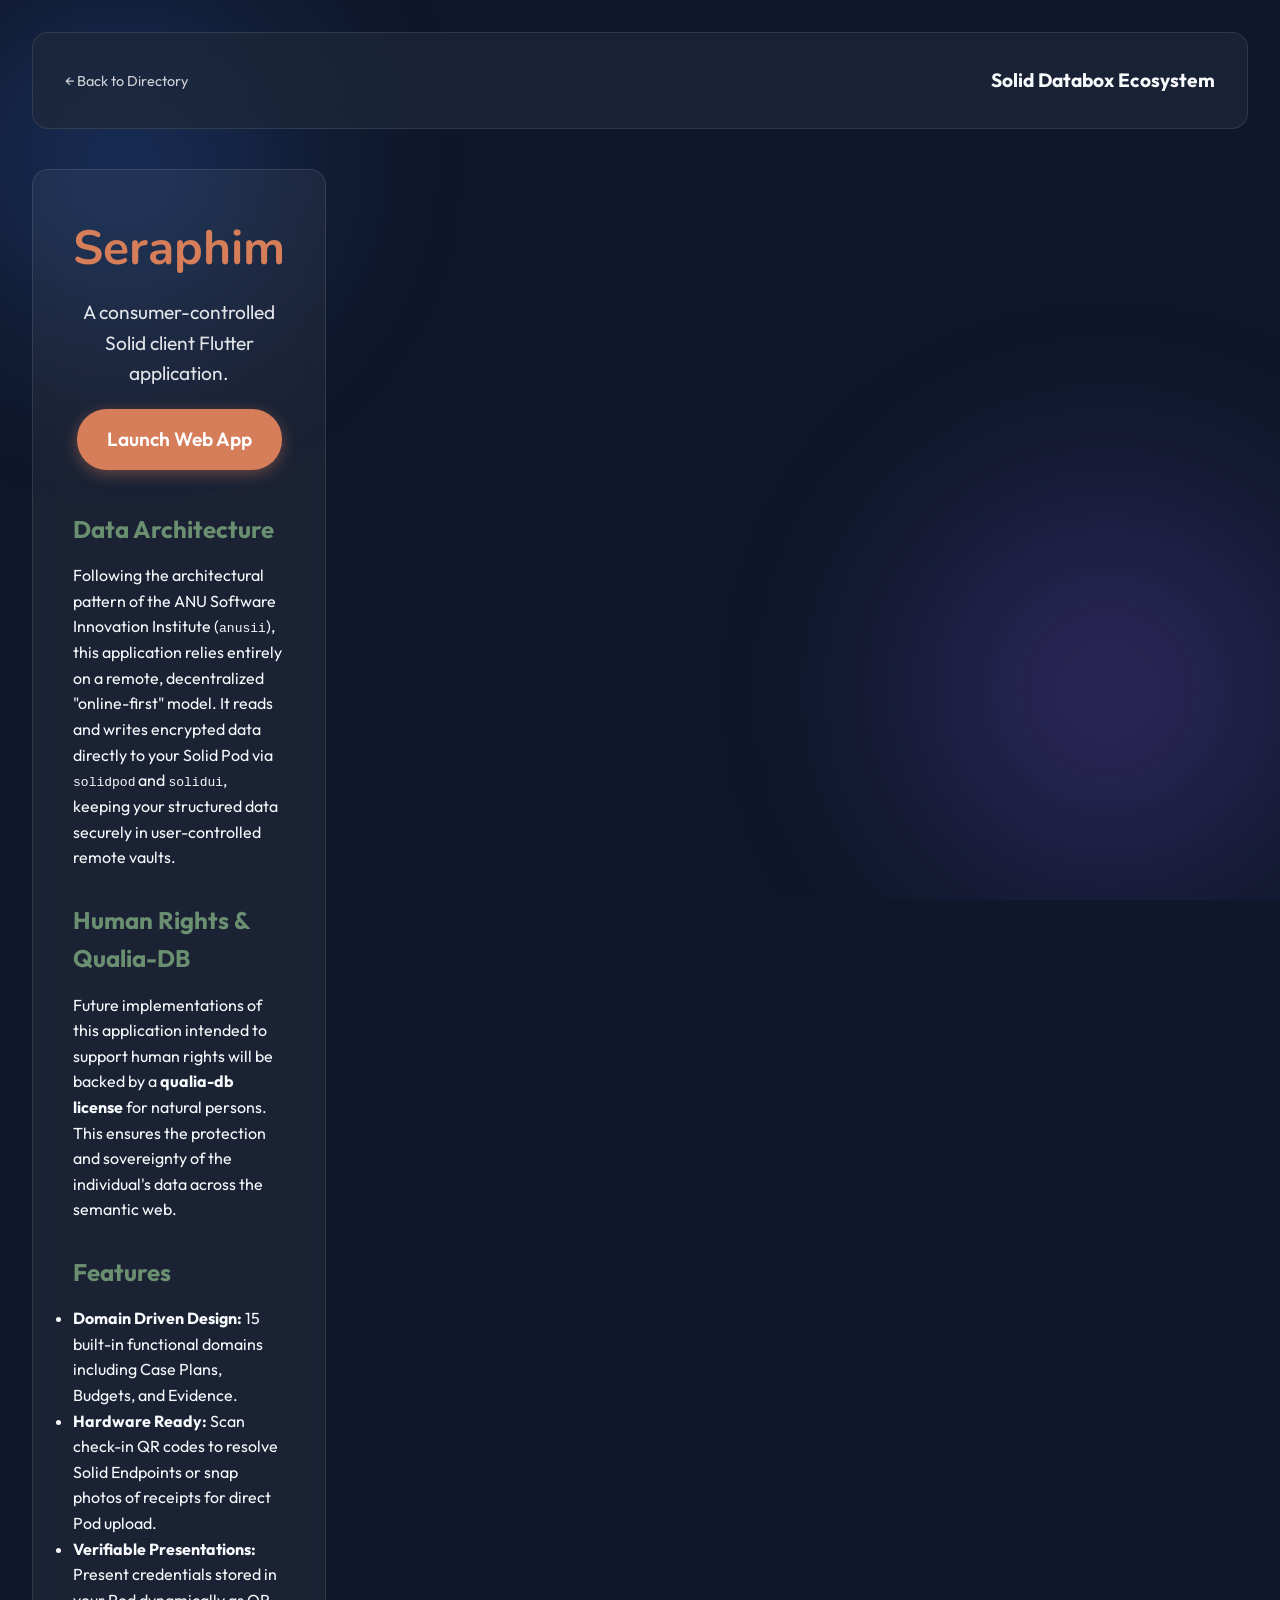
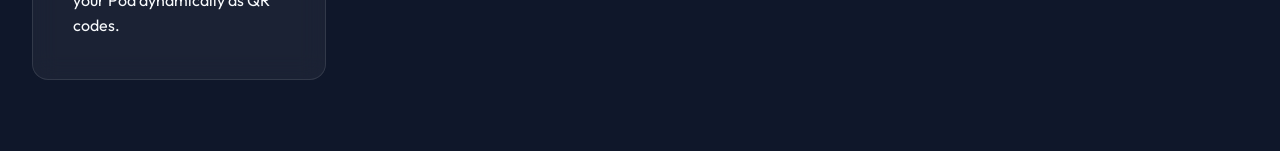
<file: dev-linkeddata-au/seraphim.html>
<!DOCTYPE html>
<html lang="en">
<head>
    <meta charset="UTF-8">
    <meta name="viewport" content="width=device-width, initial-scale=1.0">
    <title>Seraphim | Solid Databox</title>
    <link rel="preconnect" href="https://fonts.googleapis.com">
    <link rel="preconnect" href="https://fonts.gstatic.com" crossorigin>
    <link href="https://fonts.googleapis.com/css2?family=Outfit:wght@300;400;500;600;700&family=Nunito:wght@400;600;700&display=swap" rel="stylesheet">
    <link rel="stylesheet" href="styles.css">
    <style>
        .seraphim-container {
            max-width: 800px;
            margin: 40px auto;
            padding: 40px;
            text-align: left;
            background: rgba(255, 255, 255, 0.05);
        }
        .seraphim-header {
            text-align: center;
            margin-bottom: 40px;
        }
        .seraphim-header h1 {
            color: #D67D59;
            font-family: 'Nunito', sans-serif;
            font-size: 3rem;
            margin-bottom: 10px;
        }
        .launch-btn {
            display: inline-block;
            background: #D67D59;
            color: white;
            padding: 15px 30px;
            border-radius: 30px;
            text-decoration: none;
            font-weight: 600;
            font-size: 1.2rem;
            margin-top: 20px;
            transition: all 0.3s ease;
            box-shadow: 0 4px 15px rgba(214, 125, 89, 0.4);
        }
        .launch-btn:hover {
            transform: translateY(-2px);
            box-shadow: 0 6px 20px rgba(214, 125, 89, 0.6);
        }
        .info-section {
            margin-top: 30px;
        }
        .info-section h2 {
            color: #6B8F71;
            margin-bottom: 15px;
        }
    </style>
</head>
<body>
    <div class="background-elements">
        <div class="blob blob-1"></div>
        <div class="blob blob-2"></div>
    </div>

    <header class="glass-panel main-header" style="margin-bottom: 0;">
        <div class="header-content" style="display: flex; justify-content: space-between; align-items: center; width: 100%;">
            <div>
                <a href="index.html" style="color: white; text-decoration: none; opacity: 0.8; font-size: 0.9rem;">&larr; Back to Directory</a>
            </div>
            <h2 style="margin: 0; font-size: 1.2rem;">Solid Databox Ecosystem</h2>
        </div>
    </header>

    <main class="container">
        <section class="glass-panel seraphim-container">
            <div class="seraphim-header">
                <h1>Seraphim</h1>
                <p style="font-size: 1.2rem; opacity: 0.9;">A consumer-controlled Solid client Flutter application.</p>
                <a href="seraphim/app/index.html" class="launch-btn">Launch Web App</a>
            </div>

            <div class="info-section">
                <h2>Data Architecture</h2>
                <p>Following the architectural pattern of the ANU Software Innovation Institute (<code>anusii</code>), this application relies entirely on a remote, decentralized "online-first" model. It reads and writes encrypted data directly to your Solid Pod via <code>solidpod</code> and <code>solidui</code>, keeping your structured data securely in user-controlled remote vaults.</p>
            </div>

            <div class="info-section">
                <h2>Human Rights & Qualia-DB</h2>
                <p>Future implementations of this application intended to support human rights will be backed by a <strong>qualia-db license</strong> for natural persons. This ensures the protection and sovereignty of the individual's data across the semantic web.</p>
            </div>

            <div class="info-section">
                <h2>Features</h2>
                <ul>
                    <li><strong>Domain Driven Design:</strong> 15 built-in functional domains including Case Plans, Budgets, and Evidence.</li>
                    <li><strong>Hardware Ready:</strong> Scan check-in QR codes to resolve Solid Endpoints or snap photos of receipts for direct Pod upload.</li>
                    <li><strong>Verifiable Presentations:</strong> Present credentials stored in your Pod dynamically as QR codes.</li>
                </ul>
            </div>
        </section>
    </main>
</body>
</html>
</file>
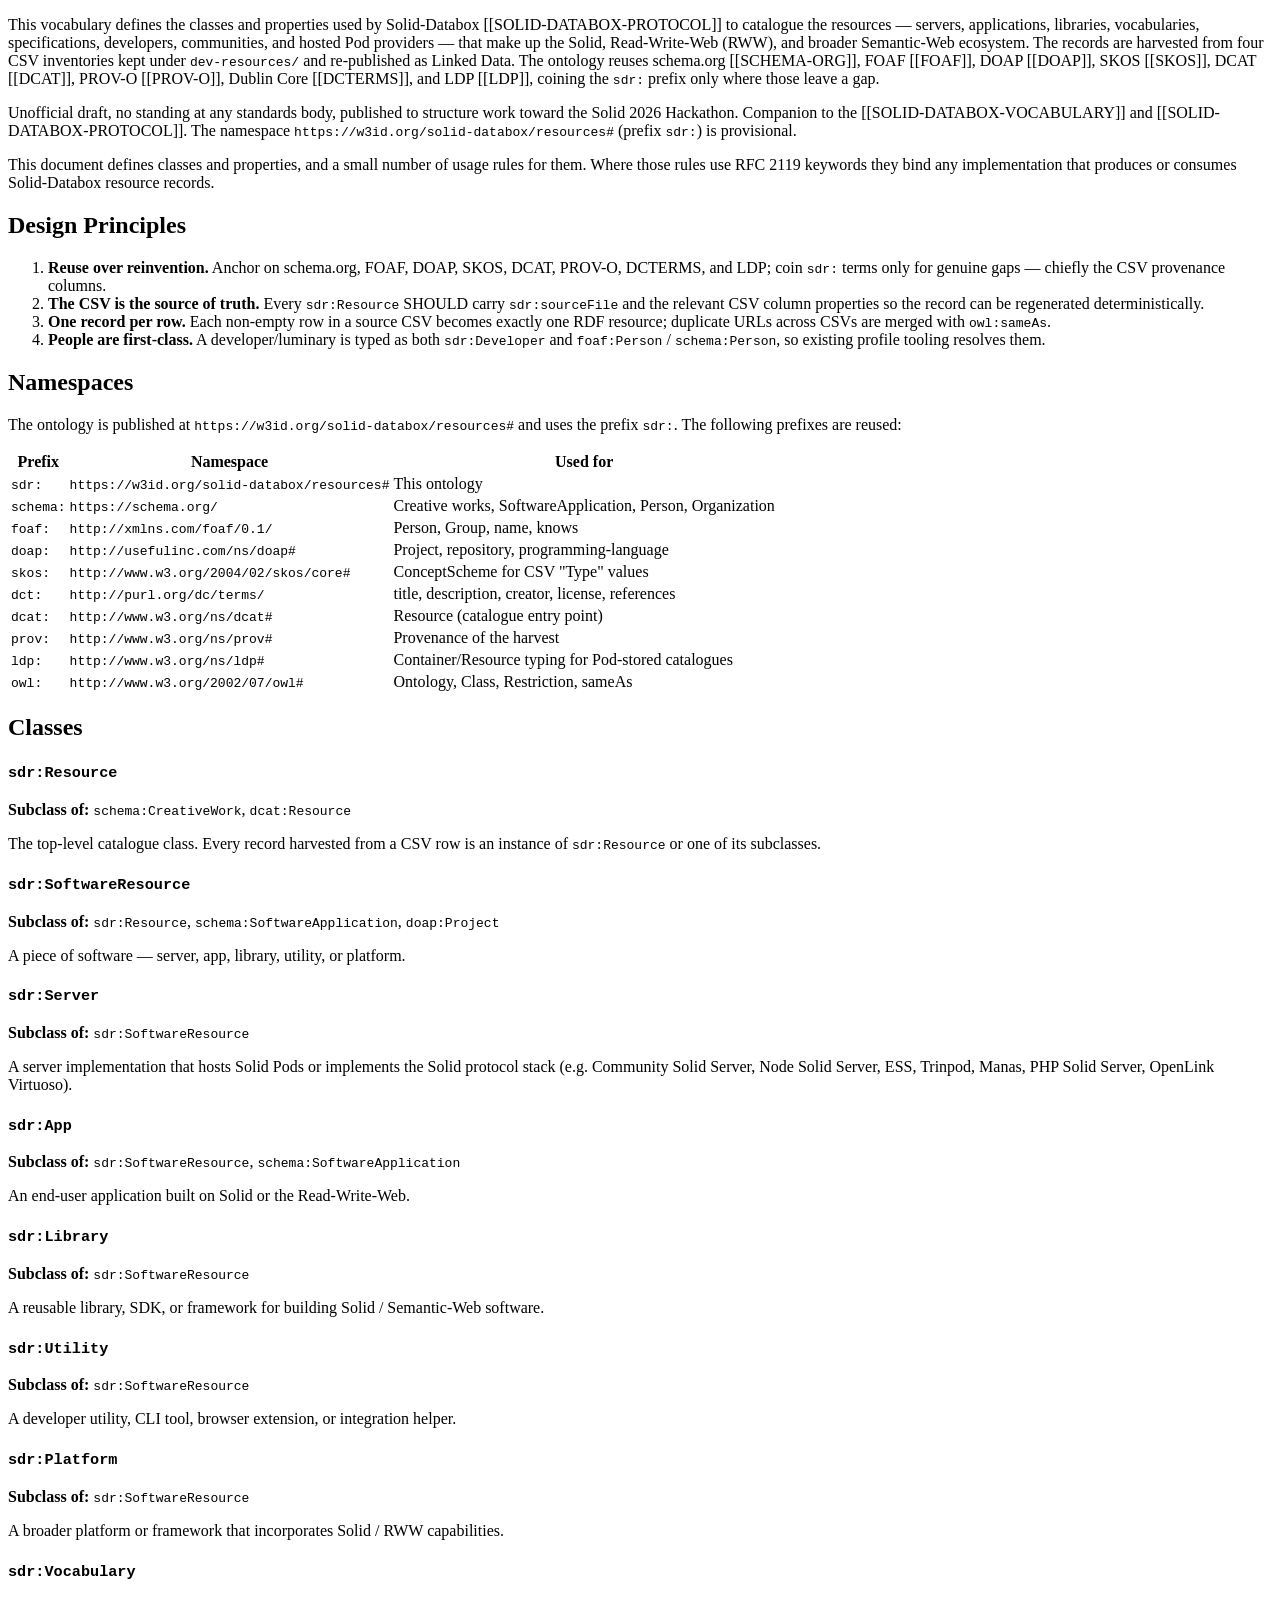
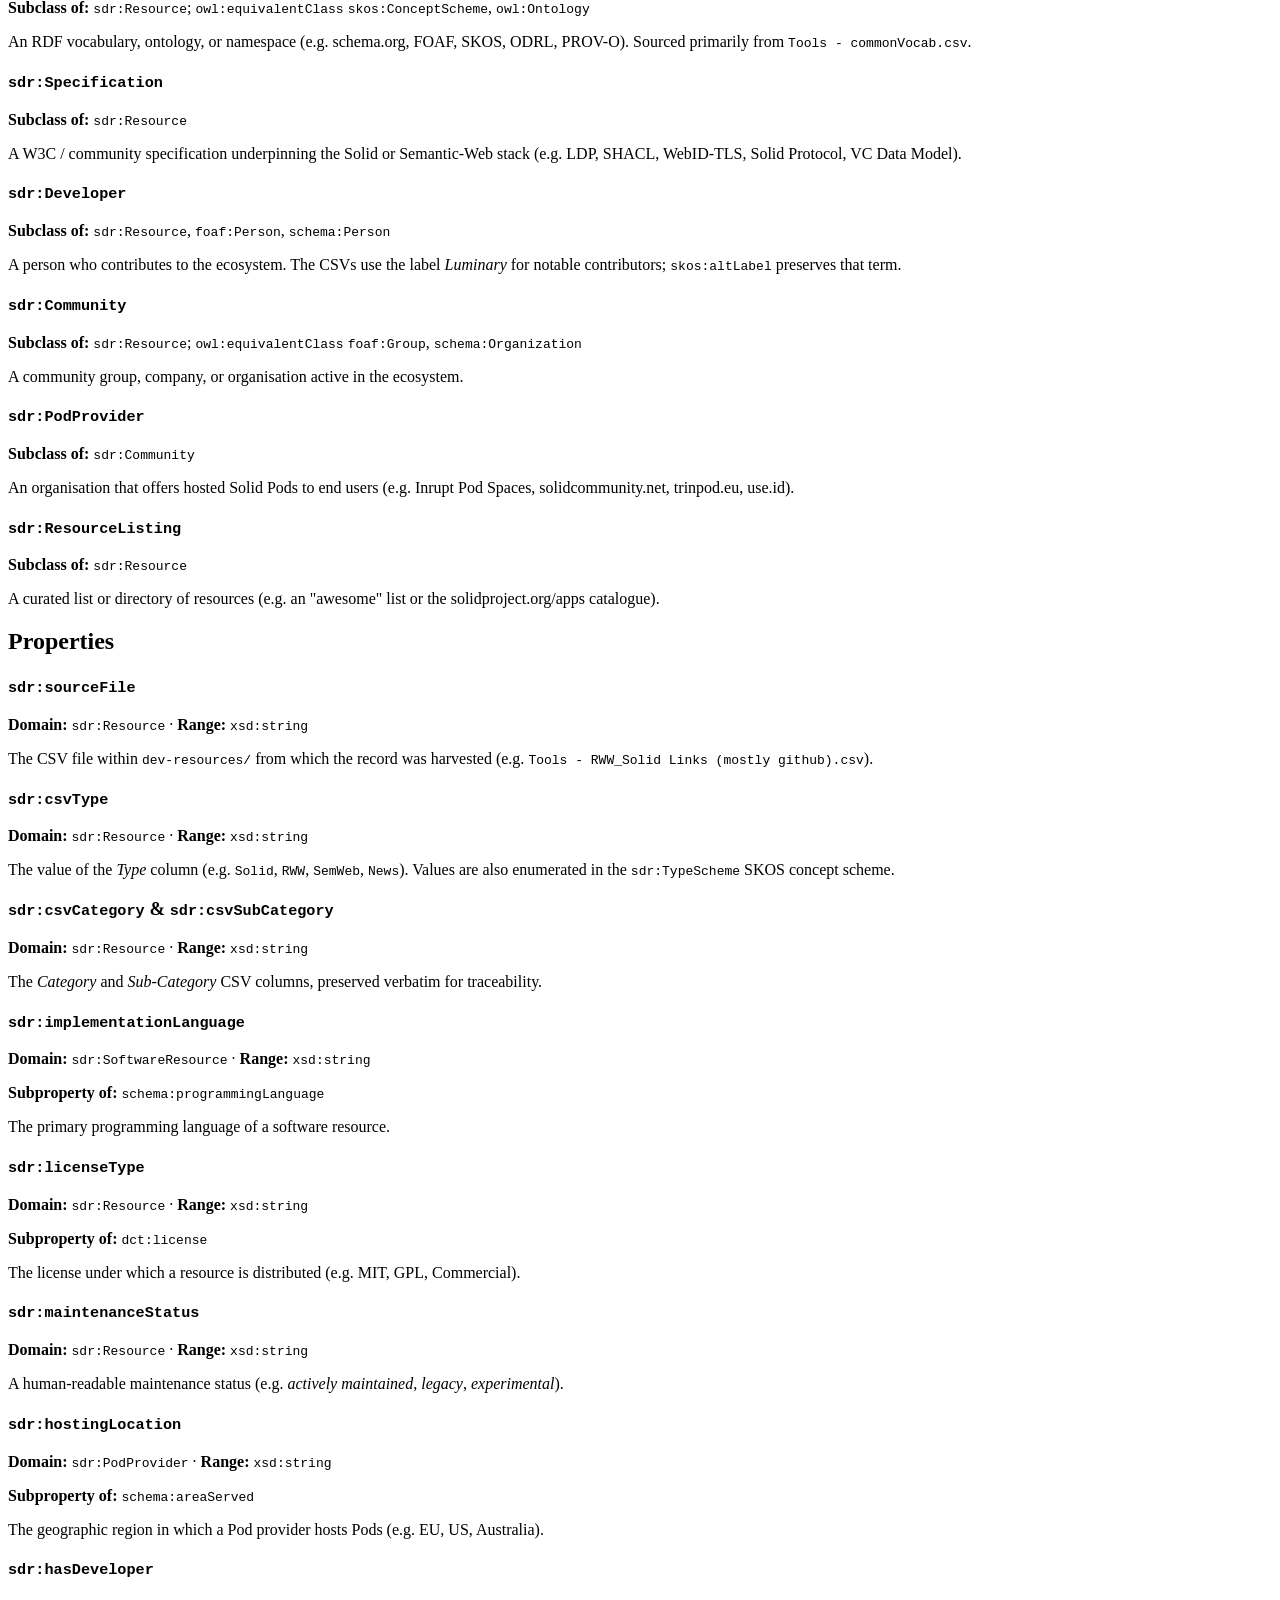
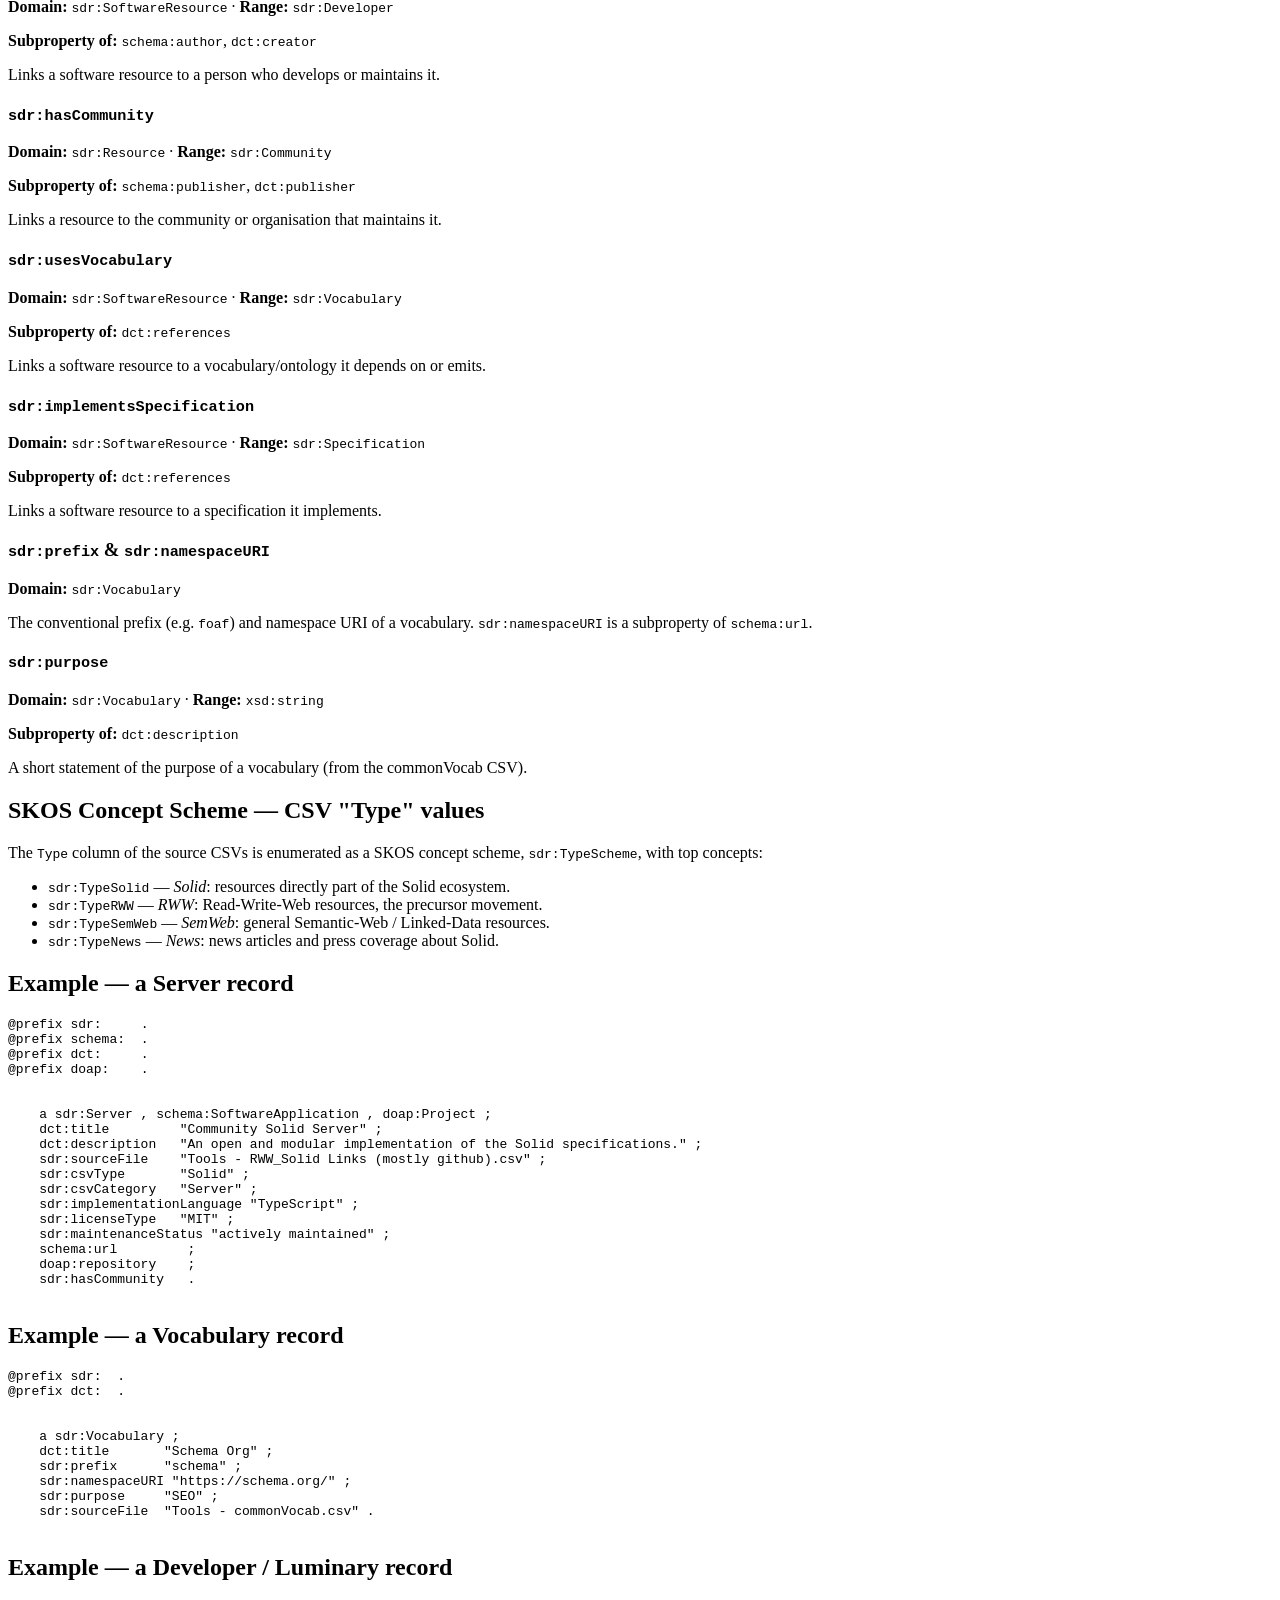
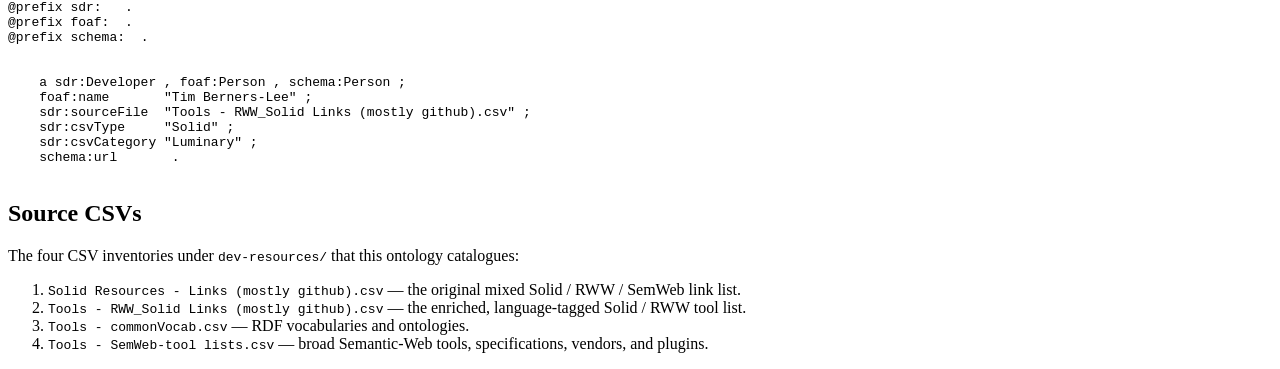
<file: project-related-research/solid-databox-resources-vocabulary.html>
<!DOCTYPE html>
<html lang="en">
<head>
  <meta charset="utf-8">
  <title>Solid-Databox Resources Ontology & Vocabulary</title>
  <script src="https://www.w3.org/Tools/respec/respec-w3c" class="remove" defer></script>
  <script class="remove">
    var respecConfig = {
      specStatus: "unofficial",
      shortName: "solid-databox-resources",
      subtitle: "Cataloguing Solid, RWW & Semantic-Web resources harvested from CSV inventories",
      editors: [{
        name: "Timothy Charles Holborn",
        mailto: "timothy.holborn@gmail.com",
        company: "Webizen / WebCivics"
      }],
      xref: ["web-platform"],
      localBiblio: {
        "SOLID-DATABOX-PROTOCOL": { title: "Solid-Databox Protocol", href: "solid-databox-protocol.html", publisher: "Webizen / WebCivics" },
        "SOLID-DATABOX-VOCABULARY": { title: "Solid-Databox Record Ontology & Vocabulary", href: "solid-databox-vocabulary.html", publisher: "Webizen / WebCivics" },
        "PROV-O": { title: "PROV-O: The PROV Ontology", href: "https://www.w3.org/TR/prov-o/", publisher: "W3C" },
        "DCTERMS": { title: "DCMI Metadata Terms", href: "https://www.dublincore.org/specifications/dublin-core/dcmi-terms/", publisher: "Dublin Core Metadata Initiative" },
        "SCHEMA-ORG": { title: "Schema.org", href: "https://schema.org/", publisher: "Schema.org" },
        "DOAP": { title: "Description of a Project (DOAP) vocabulary", href: "https://github.com/ewilderj/doap", publisher: "EDoap" },
        "SKOS": { title: "SKOS Simple Knowledge Organization System Reference", href: "https://www.w3.org/TR/skos-reference/", publisher: "W3C" },
        "DCAT": { title: "Data Catalog Vocabulary (DCAT) 3", href: "https://www.w3.org/TR/vocab-dcat-3/", publisher: "W3C" },
        "FOAF": { title: "FOAF Vocabulary Specification 0.99", href: "http://xmlns.com/foaf/spec/", publisher: "FOAF Project" },
        "LDP": { title: "Linked Data Platform 1.0", href: "https://www.w3.org/TR/ldp/", publisher: "W3C" },
        "SIOC": { title: "SIOC Core Ontology", href: "http://rdfs.org/sioc/spec/", publisher: "SIOC Project" },
        "SOLID-PROTOCOL": { title: "Solid Protocol", href: "https://solidproject.org/TR/protocol", publisher: "W3C Solid Community Group" }
      }
    };
  </script>
</head>
<body>

<section id="abstract">
  <p>
    This vocabulary defines the classes and properties used by Solid-Databox
    [[SOLID-DATABOX-PROTOCOL]] to catalogue the resources — servers, applications,
    libraries, vocabularies, specifications, developers, communities, and hosted Pod
    providers — that make up the Solid, Read-Write-Web (RWW), and broader Semantic-Web
    ecosystem. The records are harvested from four CSV inventories kept under
    <code>dev-resources/</code> and re-published as Linked Data. The ontology reuses
    schema.org [[SCHEMA-ORG]], FOAF [[FOAF]], DOAP [[DOAP]], SKOS [[SKOS]], DCAT [[DCAT]],
    PROV-O [[PROV-O]], Dublin Core [[DCTERMS]], and LDP [[LDP]], coining the
    <code>sdr:</code> prefix only where those leave a gap.
  </p>
</section>

<section id="sotd">
  <p>
    Unofficial draft, no standing at any standards body, published to structure work
    toward the Solid 2026 Hackathon. Companion to the [[SOLID-DATABOX-VOCABULARY]] and
    [[SOLID-DATABOX-PROTOCOL]]. The namespace
    <code>https://w3id.org/solid-databox/resources#</code> (prefix <code>sdr:</code>)
    is provisional.
  </p>
</section>

<section id="conformance">
  <p>
    This document defines classes and properties, and a small number of usage rules for
    them. Where those rules use RFC&nbsp;2119 keywords they bind any implementation that
    produces or consumes Solid-Databox resource records.
  </p>
</section>

<section>
  <h2>Design Principles</h2>
  <ol>
    <li><strong>Reuse over reinvention.</strong> Anchor on schema.org, FOAF, DOAP, SKOS,
      DCAT, PROV-O, DCTERMS, and LDP; coin <code>sdr:</code> terms only for genuine
      gaps — chiefly the CSV provenance columns.</li>
    <li><strong>The CSV is the source of truth.</strong> Every <code>sdr:Resource</code>
      SHOULD carry <code>sdr:sourceFile</code> and the relevant CSV column properties so
      the record can be regenerated deterministically.</li>
    <li><strong>One record per row.</strong> Each non-empty row in a source CSV becomes
      exactly one RDF resource; duplicate URLs across CSVs are merged with
      <code>owl:sameAs</code>.</li>
    <li><strong>People are first-class.</strong> A developer/luminary is typed as both
      <code>sdr:Developer</code> and <code>foaf:Person</code> / <code>schema:Person</code>,
      so existing profile tooling resolves them.</li>
  </ol>
</section>

<section>
  <h2>Namespaces</h2>
  <p>The ontology is published at <code>https://w3id.org/solid-databox/resources#</code>
    and uses the prefix <code>sdr:</code>. The following prefixes are reused:</p>
  <table class="simple">
    <thead><tr><th>Prefix</th><th>Namespace</th><th>Used for</th></tr></thead>
    <tbody>
      <tr><td><code>sdr:</code></td><td><code>https://w3id.org/solid-databox/resources#</code></td><td>This ontology</td></tr>
      <tr><td><code>schema:</code></td><td><code>https://schema.org/</code></td><td>Creative works, SoftwareApplication, Person, Organization</td></tr>
      <tr><td><code>foaf:</code></td><td><code>http://xmlns.com/foaf/0.1/</code></td><td>Person, Group, name, knows</td></tr>
      <tr><td><code>doap:</code></td><td><code>http://usefulinc.com/ns/doap#</code></td><td>Project, repository, programming-language</td></tr>
      <tr><td><code>skos:</code></td><td><code>http://www.w3.org/2004/02/skos/core#</code></td><td>ConceptScheme for CSV "Type" values</td></tr>
      <tr><td><code>dct:</code></td><td><code>http://purl.org/dc/terms/</code></td><td>title, description, creator, license, references</td></tr>
      <tr><td><code>dcat:</code></td><td><code>http://www.w3.org/ns/dcat#</code></td><td>Resource (catalogue entry point)</td></tr>
      <tr><td><code>prov:</code></td><td><code>http://www.w3.org/ns/prov#</code></td><td>Provenance of the harvest</td></tr>
      <tr><td><code>ldp:</code></td><td><code>http://www.w3.org/ns/ldp#</code></td><td>Container/Resource typing for Pod-stored catalogues</td></tr>
      <tr><td><code>owl:</code></td><td><code>http://www.w3.org/2002/07/owl#</code></td><td>Ontology, Class, Restriction, sameAs</td></tr>
    </tbody>
  </table>
</section>

<section>
  <h2>Classes</h2>

  <section id="Resource">
    <h3><code>sdr:Resource</code></h3>
    <p><strong>Subclass of:</strong> <code>schema:CreativeWork</code>, <code>dcat:Resource</code></p>
    <p>The top-level catalogue class. Every record harvested from a CSV row is an
      instance of <code>sdr:Resource</code> or one of its subclasses.</p>
  </section>

  <section id="SoftwareResource">
    <h3><code>sdr:SoftwareResource</code></h3>
    <p><strong>Subclass of:</strong> <code>sdr:Resource</code>,
      <code>schema:SoftwareApplication</code>, <code>doap:Project</code></p>
    <p>A piece of software — server, app, library, utility, or platform.</p>
  </section>

  <section id="Server"><h3><code>sdr:Server</code></h3>
    <p><strong>Subclass of:</strong> <code>sdr:SoftwareResource</code></p>
    <p>A server implementation that hosts Solid Pods or implements the Solid protocol
      stack (e.g. Community Solid Server, Node Solid Server, ESS, Trinpod, Manas, PHP
      Solid Server, OpenLink Virtuoso).</p>
  </section>

  <section id="App"><h3><code>sdr:App</code></h3>
    <p><strong>Subclass of:</strong> <code>sdr:SoftwareResource</code>,
      <code>schema:SoftwareApplication</code></p>
    <p>An end-user application built on Solid or the Read-Write-Web.</p>
  </section>

  <section id="Library"><h3><code>sdr:Library</code></h3>
    <p><strong>Subclass of:</strong> <code>sdr:SoftwareResource</code></p>
    <p>A reusable library, SDK, or framework for building Solid / Semantic-Web software.</p>
  </section>

  <section id="Utility"><h3><code>sdr:Utility</code></h3>
    <p><strong>Subclass of:</strong> <code>sdr:SoftwareResource</code></p>
    <p>A developer utility, CLI tool, browser extension, or integration helper.</p>
  </section>

  <section id="Platform"><h3><code>sdr:Platform</code></h3>
    <p><strong>Subclass of:</strong> <code>sdr:SoftwareResource</code></p>
    <p>A broader platform or framework that incorporates Solid / RWW capabilities.</p>
  </section>

  <section id="Vocabulary"><h3><code>sdr:Vocabulary</code></h3>
    <p><strong>Subclass of:</strong> <code>sdr:Resource</code>;
      <code>owl:equivalentClass</code> <code>skos:ConceptScheme</code>,
      <code>owl:Ontology</code></p>
    <p>An RDF vocabulary, ontology, or namespace (e.g. schema.org, FOAF, SKOS, ODRL,
      PROV-O). Sourced primarily from <code>Tools - commonVocab.csv</code>.</p>
  </section>

  <section id="Specification"><h3><code>sdr:Specification</code></h3>
    <p><strong>Subclass of:</strong> <code>sdr:Resource</code></p>
    <p>A W3C / community specification underpinning the Solid or Semantic-Web stack
      (e.g. LDP, SHACL, WebID-TLS, Solid Protocol, VC Data Model).</p>
  </section>

  <section id="Developer"><h3><code>sdr:Developer</code></h3>
    <p><strong>Subclass of:</strong> <code>sdr:Resource</code>, <code>foaf:Person</code>,
      <code>schema:Person</code></p>
    <p>A person who contributes to the ecosystem. The CSVs use the label
      <em>Luminary</em> for notable contributors; <code>skos:altLabel</code> preserves
      that term.</p>
  </section>

  <section id="Community"><h3><code>sdr:Community</code></h3>
    <p><strong>Subclass of:</strong> <code>sdr:Resource</code>;
      <code>owl:equivalentClass</code> <code>foaf:Group</code>,
      <code>schema:Organization</code></p>
    <p>A community group, company, or organisation active in the ecosystem.</p>
  </section>

  <section id="PodProvider"><h3><code>sdr:PodProvider</code></h3>
    <p><strong>Subclass of:</strong> <code>sdr:Community</code></p>
    <p>An organisation that offers hosted Solid Pods to end users (e.g. Inrupt Pod
      Spaces, solidcommunity.net, trinpod.eu, use.id).</p>
  </section>

  <section id="ResourceListing"><h3><code>sdr:ResourceListing</code></h3>
    <p><strong>Subclass of:</strong> <code>sdr:Resource</code></p>
    <p>A curated list or directory of resources (e.g. an "awesome" list or the
      solidproject.org/apps catalogue).</p>
  </section>
</section>

<section>
  <h2>Properties</h2>

  <section><h3><code>sdr:sourceFile</code></h3>
    <p><strong>Domain:</strong> <code>sdr:Resource</code> · <strong>Range:</strong> <code>xsd:string</code></p>
    <p>The CSV file within <code>dev-resources/</code> from which the record was
      harvested (e.g. <code>Tools - RWW_Solid Links (mostly github).csv</code>).</p>
  </section>

  <section><h3><code>sdr:csvType</code></h3>
    <p><strong>Domain:</strong> <code>sdr:Resource</code> · <strong>Range:</strong> <code>xsd:string</code></p>
    <p>The value of the <em>Type</em> column (e.g. <code>Solid</code>, <code>RWW</code>,
      <code>SemWeb</code>, <code>News</code>). Values are also enumerated in the
      <code>sdr:TypeScheme</code> SKOS concept scheme.</p>
  </section>

  <section><h3><code>sdr:csvCategory</code> & <code>sdr:csvSubCategory</code></h3>
    <p><strong>Domain:</strong> <code>sdr:Resource</code> · <strong>Range:</strong> <code>xsd:string</code></p>
    <p>The <em>Category</em> and <em>Sub-Category</em> CSV columns, preserved verbatim
      for traceability.</p>
  </section>

  <section><h3><code>sdr:implementationLanguage</code></h3>
    <p><strong>Domain:</strong> <code>sdr:SoftwareResource</code> · <strong>Range:</strong> <code>xsd:string</code></p>
    <p><strong>Subproperty of:</strong> <code>schema:programmingLanguage</code></p>
    <p>The primary programming language of a software resource.</p>
  </section>

  <section><h3><code>sdr:licenseType</code></h3>
    <p><strong>Domain:</strong> <code>sdr:Resource</code> · <strong>Range:</strong> <code>xsd:string</code></p>
    <p><strong>Subproperty of:</strong> <code>dct:license</code></p>
    <p>The license under which a resource is distributed (e.g. MIT, GPL, Commercial).</p>
  </section>

  <section><h3><code>sdr:maintenanceStatus</code></h3>
    <p><strong>Domain:</strong> <code>sdr:Resource</code> · <strong>Range:</strong> <code>xsd:string</code></p>
    <p>A human-readable maintenance status (e.g. <em>actively maintained</em>,
      <em>legacy</em>, <em>experimental</em>).</p>
  </section>

  <section><h3><code>sdr:hostingLocation</code></h3>
    <p><strong>Domain:</strong> <code>sdr:PodProvider</code> · <strong>Range:</strong> <code>xsd:string</code></p>
    <p><strong>Subproperty of:</strong> <code>schema:areaServed</code></p>
    <p>The geographic region in which a Pod provider hosts Pods (e.g. EU, US, Australia).</p>
  </section>

  <section><h3><code>sdr:hasDeveloper</code></h3>
    <p><strong>Domain:</strong> <code>sdr:SoftwareResource</code> · <strong>Range:</strong> <code>sdr:Developer</code></p>
    <p><strong>Subproperty of:</strong> <code>schema:author</code>, <code>dct:creator</code></p>
    <p>Links a software resource to a person who develops or maintains it.</p>
  </section>

  <section><h3><code>sdr:hasCommunity</code></h3>
    <p><strong>Domain:</strong> <code>sdr:Resource</code> · <strong>Range:</strong> <code>sdr:Community</code></p>
    <p><strong>Subproperty of:</strong> <code>schema:publisher</code>, <code>dct:publisher</code></p>
    <p>Links a resource to the community or organisation that maintains it.</p>
  </section>

  <section><h3><code>sdr:usesVocabulary</code></h3>
    <p><strong>Domain:</strong> <code>sdr:SoftwareResource</code> · <strong>Range:</strong> <code>sdr:Vocabulary</code></p>
    <p><strong>Subproperty of:</strong> <code>dct:references</code></p>
    <p>Links a software resource to a vocabulary/ontology it depends on or emits.</p>
  </section>

  <section><h3><code>sdr:implementsSpecification</code></h3>
    <p><strong>Domain:</strong> <code>sdr:SoftwareResource</code> · <strong>Range:</strong> <code>sdr:Specification</code></p>
    <p><strong>Subproperty of:</strong> <code>dct:references</code></p>
    <p>Links a software resource to a specification it implements.</p>
  </section>

  <section><h3><code>sdr:prefix</code> & <code>sdr:namespaceURI</code></h3>
    <p><strong>Domain:</strong> <code>sdr:Vocabulary</code></p>
    <p>The conventional prefix (e.g. <code>foaf</code>) and namespace URI of a vocabulary.
      <code>sdr:namespaceURI</code> is a subproperty of <code>schema:url</code>.</p>
  </section>

  <section><h3><code>sdr:purpose</code></h3>
    <p><strong>Domain:</strong> <code>sdr:Vocabulary</code> · <strong>Range:</strong> <code>xsd:string</code></p>
    <p><strong>Subproperty of:</strong> <code>dct:description</code></p>
    <p>A short statement of the purpose of a vocabulary (from the commonVocab CSV).</p>
  </section>
</section>

<section>
  <h2>SKOS Concept Scheme — CSV "Type" values</h2>
  <p>The <code>Type</code> column of the source CSVs is enumerated as a SKOS concept
    scheme, <code>sdr:TypeScheme</code>, with top concepts:</p>
  <ul>
    <li><code>sdr:TypeSolid</code> — <em>Solid</em>: resources directly part of the Solid ecosystem.</li>
    <li><code>sdr:TypeRWW</code> — <em>RWW</em>: Read-Write-Web resources, the precursor movement.</li>
    <li><code>sdr:TypeSemWeb</code> — <em>SemWeb</em>: general Semantic-Web / Linked-Data resources.</li>
    <li><code>sdr:TypeNews</code> — <em>News</em>: news articles and press coverage about Solid.</li>
  </ul>
</section>

<section>
  <h2>Example — a Server record</h2>
  <pre class="example turtle" title="Community Solid Server">
@prefix sdr:    <https://w3id.org/solid-databox/resources#> .
@prefix schema: <https://schema.org/> .
@prefix dct:    <http://purl.org/dc/terms/> .
@prefix doap:   <http://usefulinc.com/ns/doap#> .

<https://github.com/CommunitySolidServer/CommunitySolidServer>
    a sdr:Server , schema:SoftwareApplication , doap:Project ;
    dct:title         "Community Solid Server" ;
    dct:description   "An open and modular implementation of the Solid specifications." ;
    sdr:sourceFile    "Tools - RWW_Solid Links (mostly github).csv" ;
    sdr:csvType       "Solid" ;
    sdr:csvCategory   "Server" ;
    sdr:implementationLanguage "TypeScript" ;
    sdr:licenseType   "MIT" ;
    sdr:maintenanceStatus "actively maintained" ;
    schema:url        <https://github.com/CommunitySolidServer/CommunitySolidServer> ;
    doap:repository   <https://github.com/CommunitySolidServer/CommunitySolidServer> ;
    sdr:hasCommunity  <https://www.inrupt.com/> .
  </pre>
</section>

<section>
  <h2>Example — a Vocabulary record</h2>
  <pre class="example turtle" title="schema.org">
@prefix sdr: <https://w3id.org/solid-databox/resources#> .
@prefix dct: <http://purl.org/dc/terms/> .

<https://schema.org/>
    a sdr:Vocabulary ;
    dct:title       "Schema Org" ;
    sdr:prefix      "schema" ;
    sdr:namespaceURI "https://schema.org/" ;
    sdr:purpose     "SEO" ;
    sdr:sourceFile  "Tools - commonVocab.csv" .
  </pre>
</section>

<section>
  <h2>Example — a Developer / Luminary record</h2>
  <pre class="example turtle" title="Tim Berners-Lee">
@prefix sdr:  <https://w3id.org/solid-databox/resources#> .
@prefix foaf: <http://xmlns.com/foaf/0.1/> .
@prefix schema: <https://schema.org/> .

<https://github.com/timbl>
    a sdr:Developer , foaf:Person , schema:Person ;
    foaf:name       "Tim Berners-Lee" ;
    sdr:sourceFile  "Tools - RWW_Solid Links (mostly github).csv" ;
    sdr:csvType     "Solid" ;
    sdr:csvCategory "Luminary" ;
    schema:url      <https://github.com/timbl> .
  </pre>
</section>

<section class="appendix">
  <h2>Source CSVs</h2>
  <p>The four CSV inventories under <code>dev-resources/</code> that this ontology
    catalogues:</p>
  <ol>
    <li><code>Solid Resources - Links (mostly github).csv</code> — the original mixed
      Solid / RWW / SemWeb link list.</li>
    <li><code>Tools - RWW_Solid Links (mostly github).csv</code> — the enriched,
      language-tagged Solid / RWW tool list.</li>
    <li><code>Tools - commonVocab.csv</code> — RDF vocabularies and ontologies.</li>
    <li><code>Tools - SemWeb-tool lists.csv</code> — broad Semantic-Web tools,
      specifications, vendors, and plugins.</li>
  </ol>
</section>

</body>
</html>
</file>
<file: dev-linkeddata-au/styles.css>
:root {
    --bg-color: #0f172a;
    --text-primary: #f8fafc;
    --text-secondary: #94a3b8;
    --text-muted: #64748b;
    --accent-color: #3b82f6;
    --accent-hover: #60a5fa;
    --glass-bg: rgba(30, 41, 59, 0.7);
    --glass-border: rgba(255, 255, 255, 0.1);
    --card-bg: rgba(30, 41, 59, 0.5);
    --card-hover: rgba(51, 65, 85, 0.8);
    --font-family: 'Outfit', sans-serif;
    --transition: all 0.3s ease;
}

* {
    margin: 0;
    padding: 0;
    box-sizing: border-box;
}

body {
    font-family: var(--font-family);
    background-color: var(--bg-color);
    color: var(--text-primary);
    line-height: 1.6;
    min-height: 100vh;
    overflow-x: hidden;
    position: relative;
}

/* Dynamic Background */
.background-elements {
    position: fixed;
    top: 0;
    left: 0;
    width: 100vw;
    height: 100vh;
    z-index: -1;
    overflow: hidden;
}

.blob {
    position: absolute;
    filter: blur(80px);
    border-radius: 50%;
    opacity: 0.5;
    animation: float 20s infinite alternate ease-in-out;
}

.blob-1 {
    top: -10%;
    left: -10%;
    width: 500px;
    height: 500px;
    background: radial-gradient(circle, rgba(59,130,246,0.6) 0%, rgba(30,58,138,0) 70%);
}

.blob-2 {
    bottom: -10%;
    right: -10%;
    width: 600px;
    height: 600px;
    background: radial-gradient(circle, rgba(139,92,246,0.6) 0%, rgba(76,29,149,0) 70%);
    animation-delay: -10s;
}

@keyframes float {
    0% { transform: translate(0, 0) scale(1); }
    100% { transform: translate(50px, 50px) scale(1.1); }
}

/* Glassmorphism Utilities */
.glass-panel {
    background: var(--glass-bg);
    backdrop-filter: blur(12px);
    -webkit-backdrop-filter: blur(12px);
    border: 1px solid var(--glass-border);
    border-radius: 16px;
}

/* Header */
.main-header {
    margin: 2rem auto;
    width: 95%;
    max-width: 1400px;
    padding: 2rem;
    display: flex;
    flex-wrap: wrap;
    justify-content: space-between;
    align-items: center;
    gap: 1.5rem;
}

.header-content h1 {
    font-size: 2rem;
    font-weight: 700;
    background: linear-gradient(to right, #60a5fa, #c084fc);
    -webkit-background-clip: text;
    -webkit-text-fill-color: transparent;
    margin-bottom: 0.5rem;
}

.header-content p {
    color: var(--text-secondary);
    font-size: 1.1rem;
}

.search-container {
    position: relative;
    flex: 1;
    min-width: 300px;
    max-width: 500px;
}

.search-container input {
    width: 100%;
    padding: 1rem 1rem 1rem 3rem;
    background: rgba(15, 23, 42, 0.6);
    border: 1px solid var(--glass-border);
    border-radius: 99px;
    color: var(--text-primary);
    font-family: var(--font-family);
    font-size: 1rem;
    transition: var(--transition);
}

.search-container input:focus {
    outline: none;
    border-color: var(--accent-color);
    box-shadow: 0 0 0 2px rgba(59, 130, 246, 0.3);
}

.search-icon {
    position: absolute;
    left: 1rem;
    top: 50%;
    transform: translateY(-50%);
    width: 1.25rem;
    height: 1.25rem;
    color: var(--text-secondary);
}

/* Layout */
.container {
    width: 95%;
    max-width: 1400px;
    margin: 0 auto 2rem;
    display: grid;
    grid-template-columns: 280px 1fr;
    gap: 2rem;
}

/* Sidebar & Facets */
.sidebar {
    padding: 1.5rem;
    max-height: calc(100vh - 4rem);
    position: sticky;
    top: 2rem;
    display: flex;
    flex-direction: column;
    overflow: hidden;
}

.sidebar-header {
    flex: 0 0 auto;
    display: flex;
    justify-content: space-between;
    align-items: center;
    margin-bottom: 1.5rem;
    padding-bottom: 1rem;
    border-bottom: 1px solid var(--glass-border);
}

.facets-container {
    min-height: 0;
    overflow-y: auto;
    overscroll-behavior: contain;
    padding-right: 0.5rem;
    scrollbar-gutter: stable;
}

.facets-container::-webkit-scrollbar {
    width: 8px;
}

.facets-container::-webkit-scrollbar-thumb {
    background: rgba(148, 163, 184, 0.35);
    border-radius: 999px;
}

.facets-container::-webkit-scrollbar-thumb:hover {
    background: rgba(148, 163, 184, 0.55);
}

.sidebar-header h2 {
    font-size: 1.25rem;
    font-weight: 600;
}

.btn-text {
    background: none;
    border: none;
    color: var(--accent-color);
    cursor: pointer;
    font-family: var(--font-family);
    font-weight: 500;
    transition: var(--transition);
}

.btn-text:hover {
    color: var(--accent-hover);
}

.facet-group {
    margin-bottom: 1.5rem;
}

.facet-group h3 {
    font-size: 0.9rem;
    text-transform: uppercase;
    letter-spacing: 0.05em;
    color: var(--text-secondary);
    margin-bottom: 0.75rem;
}

.facet-list {
    list-style: none;
    display: flex;
    flex-direction: column;
    gap: 0.5rem;
}

.facet-item {
    display: flex;
    align-items: center;
    gap: 0.5rem;
    cursor: pointer;
    font-size: 0.95rem;
    color: var(--text-primary);
    transition: var(--transition);
}

.facet-item:hover {
    color: var(--accent-hover);
}

.facet-item input[type="checkbox"] {
    appearance: none;
    width: 1.1rem;
    height: 1.1rem;
    border: 1px solid var(--text-secondary);
    border-radius: 4px;
    background: rgba(15, 23, 42, 0.4);
    cursor: pointer;
    position: relative;
    transition: var(--transition);
}

.facet-item input[type="checkbox"]:checked {
    background: var(--accent-color);
    border-color: var(--accent-color);
}

.facet-item input[type="checkbox"]:checked::after {
    content: '';
    position: absolute;
    left: 4px;
    top: 1px;
    width: 4px;
    height: 8px;
    border: solid white;
    border-width: 0 2px 2px 0;
    transform: rotate(45deg);
}

.facet-count {
    margin-left: auto;
    font-size: 0.8rem;
    color: var(--text-muted);
    background: rgba(255, 255, 255, 0.05);
    padding: 0.1rem 0.4rem;
    border-radius: 99px;
}

/* Results */
.results-section {
    display: flex;
    flex-direction: column;
    gap: 1.5rem;
}

.results-header {
    color: var(--text-secondary);
    font-size: 0.95rem;
    font-weight: 500;
}

.resources-grid {
    display: grid;
    grid-template-columns: repeat(auto-fill, minmax(320px, 1fr));
    gap: 1.5rem;
}

.resource-card {
    background: var(--card-bg);
    border: 1px solid var(--glass-border);
    border-radius: 12px;
    padding: 1.5rem;
    display: flex;
    flex-direction: column;
    gap: 1rem;
    transition: var(--transition);
}

.resource-card:hover {
    transform: translateY(-5px);
    background: var(--card-hover);
    box-shadow: 0 10px 25px -5px rgba(0, 0, 0, 0.3);
    border-color: rgba(255, 255, 255, 0.2);
}

.card-header {
    display: flex;
    justify-content: space-between;
    align-items: flex-start;
    gap: 1rem;
}

.card-title {
    font-size: 1.15rem;
    font-weight: 600;
    color: var(--text-primary);
    line-height: 1.3;
}

.card-title a {
    color: inherit;
    text-decoration: none;
    transition: var(--transition);
}

.card-title a:hover {
    color: var(--accent-hover);
}

.card-badges {
    display: flex;
    flex-wrap: wrap;
    gap: 0.5rem;
}

.badge {
    font-size: 0.7rem;
    font-weight: 600;
    text-transform: uppercase;
    padding: 0.25rem 0.5rem;
    border-radius: 4px;
    background: rgba(255, 255, 255, 0.1);
    color: var(--text-primary);
}

.badge.category {
    background: rgba(59, 130, 246, 0.2);
    color: #93c5fd;
    border: 1px solid rgba(59, 130, 246, 0.3);
}

.card-desc {
    color: var(--text-secondary);
    font-size: 0.95rem;
    flex-grow: 1;
}

.card-footer {
    display: flex;
    justify-content: space-between;
    align-items: center;
    margin-top: auto;
    padding-top: 1rem;
    border-top: 1px solid var(--glass-border);
}

.card-link {
    color: var(--accent-color);
    text-decoration: none;
    font-size: 0.9rem;
    font-weight: 500;
    display: inline-flex;
    align-items: center;
    gap: 0.25rem;
    transition: var(--transition);
}

.card-link:hover {
    color: var(--accent-hover);
}

.card-link svg {
    width: 1rem;
    height: 1rem;
}

.card-meta {
    font-size: 0.8rem;
    color: var(--text-muted);
}

/* Responsive */
@media (max-width: 900px) {
    .container {
        grid-template-columns: 1fr;
    }
    
    .sidebar {
        position: static;
        max-height: 60vh;
        margin-bottom: 2rem;
    }
}
</file>
